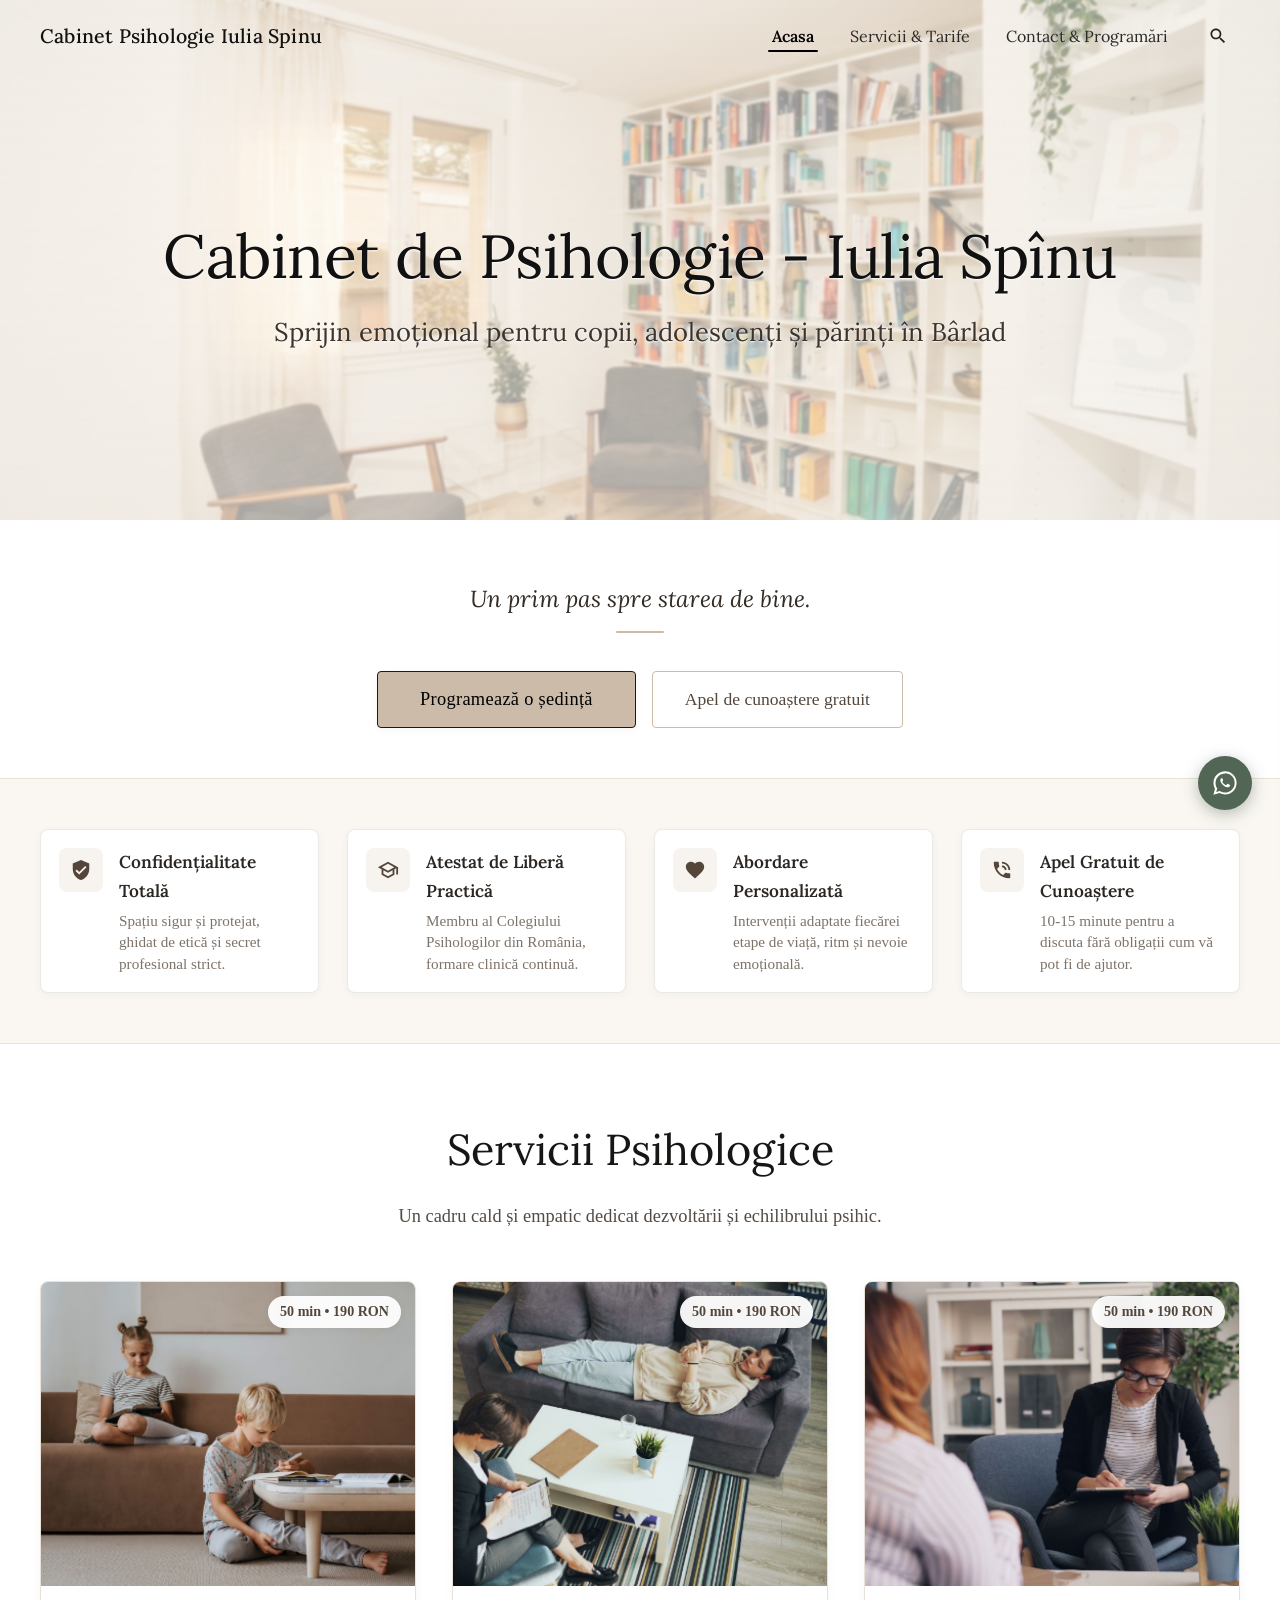
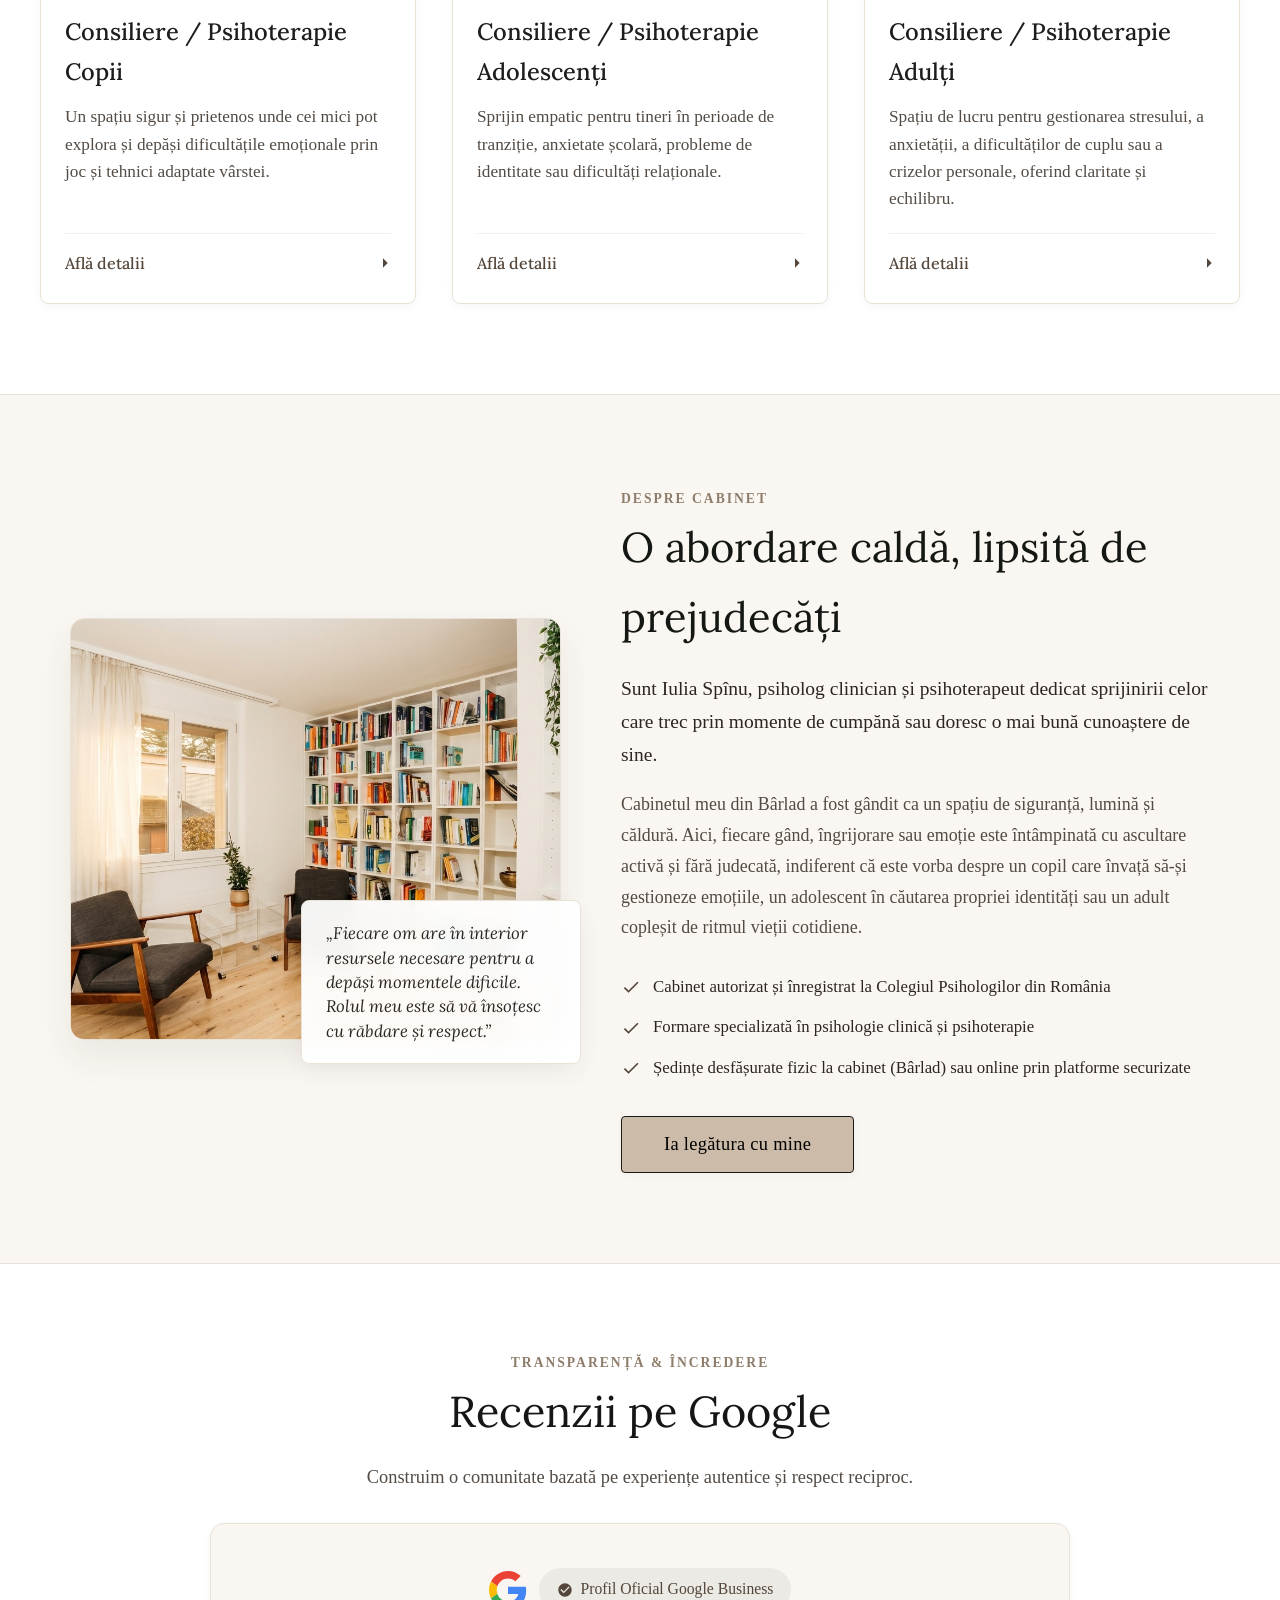
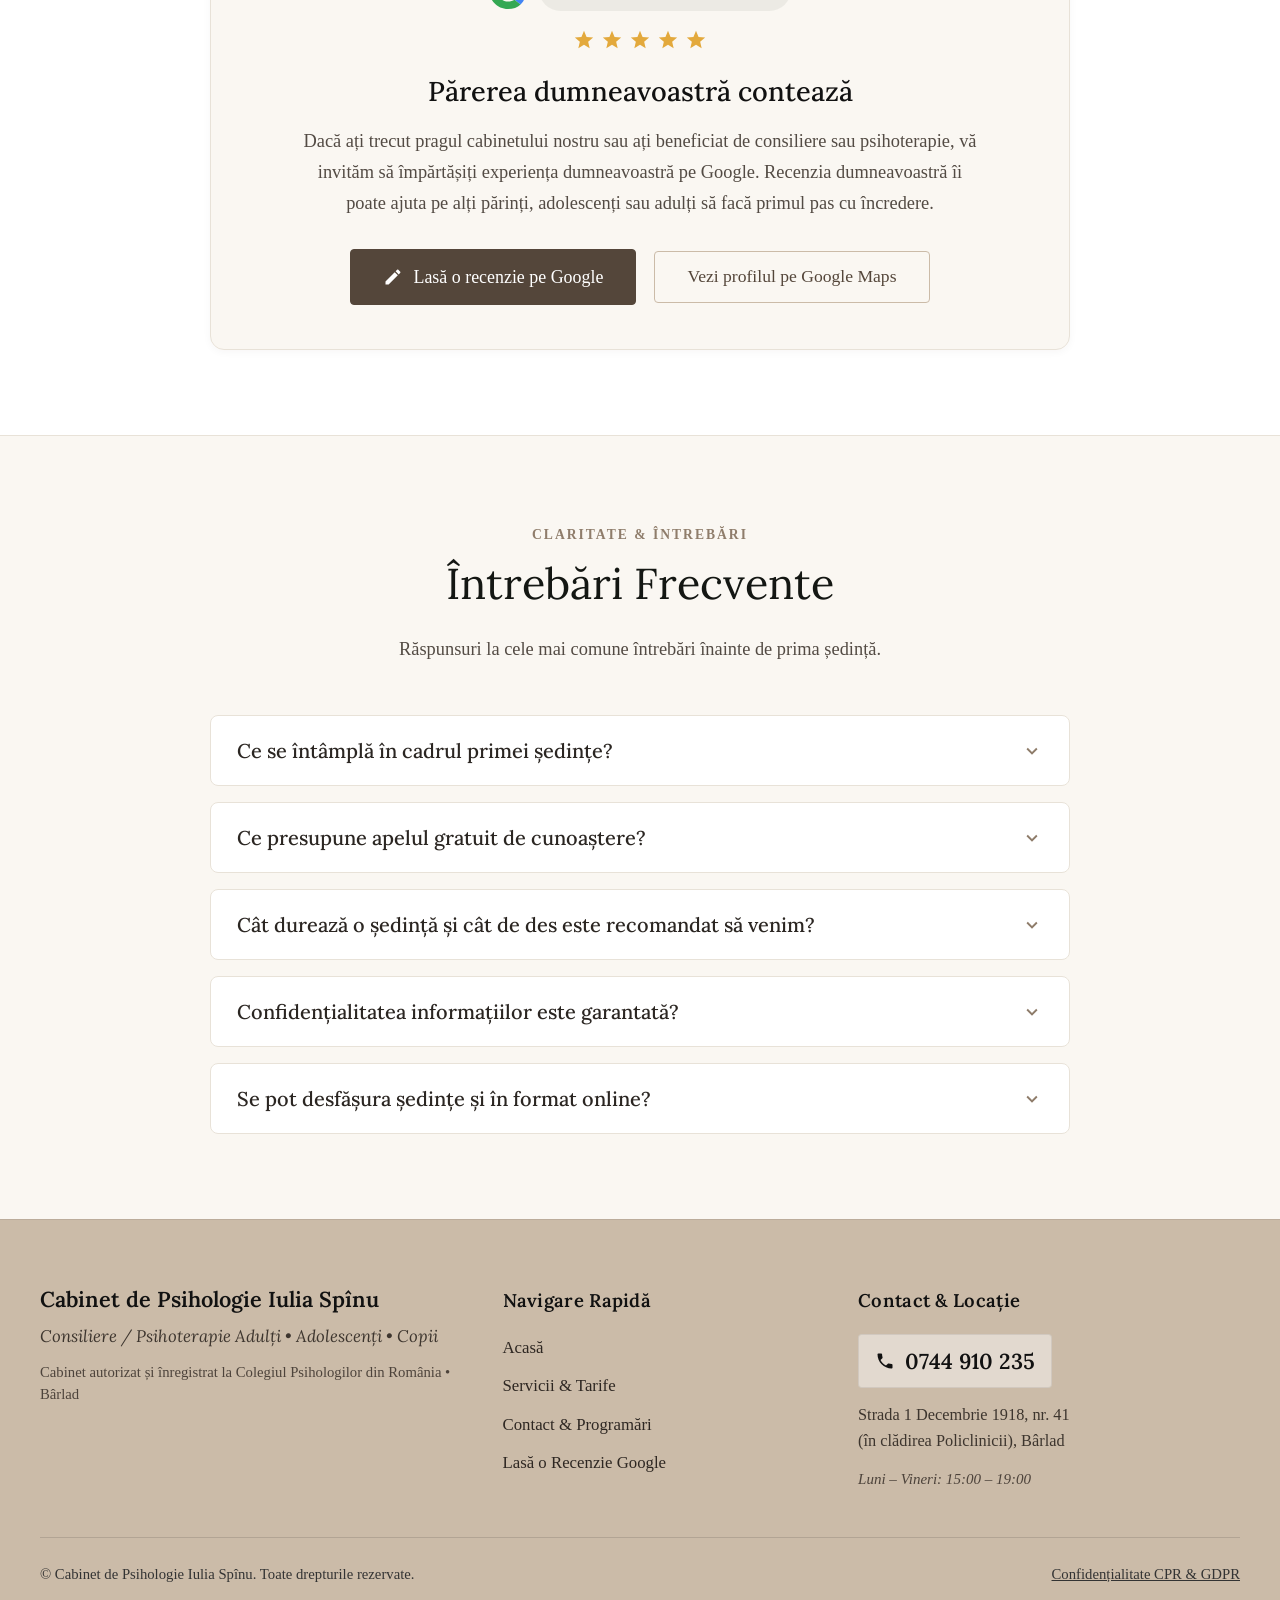
<file: index.html>
<!DOCTYPE html>
<html lang="ro">
<head>
  <meta charset="UTF-8">
  <meta name="viewport" content="width=device-width, initial-scale=1.0, viewport-fit=cover">
  <meta http-equiv="X-Content-Type-Options" content="nosniff">
  <meta name="referrer" content="strict-origin-when-cross-origin">
  <meta name="theme-color" content="#9ca196">
  <title>Cabinet Psihologie Iulia Spinu | Bârlad</title>
  <meta name="description" content="Cabinet de Psihologie și Psihoterapie Iulia Spînu în Bârlad. Psihoterapie și consiliere pentru adulți, adolescenți și copii. Un prim pas spre starea de bine.">
  <meta property="og:title" content="Cabinet Psihologie Iulia Spinu">
  <meta property="og:description" content="Un prim pas spre starea de bine. Sprijin emoțional pentru copii, adolescenți și părinți în Bârlad.">
  <meta property="og:type" content="website">
  <link rel="stylesheet" href="css/styles.css?v=1.2">
  <link rel="icon" type="image/jpeg" href="images/simple-header-blended.jpg">
</head>
<body>

  <!-- Navigation Bar -->
  <header class="site-header" role="banner">
    <div class="nav-container">
      <div class="brand-wrapper">
        <a href="index.html" class="brand-title">Cabinet Psihologie Iulia Spinu</a>
      </div>
      
      <div class="nav-actions">
        <nav aria-label="Navigare principală">
          <ul class="nav-links">
            <li><a href="index.html" class="nav-link active" aria-current="page">Acasa</a></li>
            <li><a href="servicii.html" class="nav-link">Servicii & Tarife</a></li>
            <li><a href="contact.html" class="nav-link">Contact & Programări</a></li>
          </ul>
        </nav>

        <button class="search-btn" aria-label="Caută pe site">
          <svg viewBox="0 0 24 24" aria-hidden="true">
            <path d="M15.5 14h-.79l-.28-.27C15.41 12.59 16 11.11 16 9.5 16 5.91 13.09 3 9.5 3S3 5.91 3 9.5 5.91 16 9.5 16c1.61 0 3.09-.59 4.23-1.57l.27.28v.79l5 4.99L20.49 19l-4.99-5zm-6 0C7.01 14 5 11.99 5 9.5S7.01 5 9.5 5 14 7.01 14 9.5 11.99 14 9.5 14z"/>
          </svg>
        </button>

        <button class="mobile-menu-toggle" aria-label="Deschide meniul de navigare" aria-expanded="false">
          <svg viewBox="0 0 24 24" aria-hidden="true">
            <path d="M3 18h18v-2H3v2zm0-5h18v-2H3v2zm0-7v2h18V6H3z"/>
          </svg>
        </button>
      </div>
    </div>
  </header>

  <!-- Mobile Drawer -->
  <div class="mobile-drawer-overlay" aria-hidden="true"></div>
  <aside class="mobile-nav-drawer" aria-label="Meniu mobil">
    <button class="drawer-close-btn" aria-label="Închide meniul">&times;</button>
    <ul class="mobile-drawer-links" style="display:flex !important; flex-direction:column !important; gap:16px !important; list-style:none !important; padding:0 !important; margin:0 !important;">
      <li><a href="index.html" class="mobile-drawer-link active" aria-current="page" style="display:flex !important; font-size:1.3rem !important; color:#222 !important; text-decoration:none !important; font-family:var(--font-heading, Georgia, serif) !important; padding:8px 0 !important; border-bottom:1px solid rgba(0,0,0,0.06) !important;">Acasa</a></li>
      <li><a href="servicii.html" class="mobile-drawer-link" style="display:flex !important; font-size:1.3rem !important; color:#222 !important; text-decoration:none !important; font-family:var(--font-heading, Georgia, serif) !important; padding:8px 0 !important; border-bottom:1px solid rgba(0,0,0,0.06) !important;">Servicii & Tarife</a></li>
      <li><a href="contact.html" class="mobile-drawer-link" style="display:flex !important; font-size:1.3rem !important; color:#222 !important; text-decoration:none !important; font-family:var(--font-heading, Georgia, serif) !important; padding:8px 0 !important; border-bottom:1px solid rgba(0,0,0,0.06) !important;">Contact & Programări</a></li>
    </ul>
  </aside>

  <!-- Search Modal -->
  <div class="search-modal" role="dialog" aria-modal="true" aria-labelledby="search-modal-title">
    <div class="search-dialog">
      <button class="search-close-btn" aria-label="Închide căutarea">&times;</button>
      <h3 id="search-modal-title">Căutare pe site</h3>
      <div class="search-input-wrapper">
        <input type="text" id="site-search-input" placeholder="Introduceți un cuvânt cheie (ex: copii, preț, program)..." autocomplete="off">
      </div>
      <ul class="search-results" aria-live="polite"></ul>
    </div>
  </div>

  <main>
    <!-- Hero Banner -->
    <section class="hero-banner">
      <div class="hero-overlay"></div>
      <div class="hero-content reveal">
        <h1 class="hero-title">Cabinet de Psihologie - Iulia Spînu</h1>
        <h2 class="hero-subtitle">Sprijin emoțional pentru copii, adolescenți și părinți în Bârlad</h2>
      </div>
    </section>

    <!-- Intro & CTA Section -->
    <section class="intro-cta-section">
      <div class="reveal">
        <p class="intro-tagline">Un prim pas spre starea de bine.</p>
        <div style="display:flex; justify-content:center; gap:16px; flex-wrap:wrap; margin-top:10px;">
          <a href="contact.html" class="btn-primary">
            Programează o ședință
          </a>
          <a href="tel:0744910235" class="btn-secondary">
            Apel de cunoaștere gratuit
          </a>
        </div>
      </div>
    </section>

    <!-- Piloni de Încredere -->
    <section class="trust-pillars-section">
      <div class="pillars-grid">
        <div class="pillar-item reveal stagger-1">
          <div class="pillar-icon-box">
            <svg viewBox="0 0 24 24"><path d="M12 1L3 5v6c0 5.55 3.84 10.74 9 12 5.16-1.26 9-6.45 9-12V5l-9-4zm-2 16l-4-4 1.41-1.41L10 14.17l6.59-6.59L18 9l-8 8z"/></svg>
          </div>
          <div class="pillar-text">
            <h3>Confidențialitate Totală</h3>
            <p>Spațiu sigur și protejat, ghidat de etică și secret profesional strict.</p>
          </div>
        </div>

        <div class="pillar-item reveal stagger-2">
          <div class="pillar-icon-box">
            <svg viewBox="0 0 24 24"><path d="M12 3L1 9l4 2.18v6L12 21l7-3.82v-6l2-1.09V17h2V9L12 3zm6.82 6L12 12.72 5.18 9 12 5.28 18.82 9zM17 15.99l-5 2.73-5-2.73v-3.72L12 15l5-2.73v3.72z"/></svg>
          </div>
          <div class="pillar-text">
            <h3>Atestat de Liberă Practică</h3>
            <p>Membru al Colegiului Psihologilor din România, formare clinică continuă.</p>
          </div>
        </div>

        <div class="pillar-item reveal stagger-3">
          <div class="pillar-icon-box">
            <svg viewBox="0 0 24 24"><path d="M12 21.35l-1.45-1.32C5.4 15.36 2 12.28 2 8.5 2 5.42 4.42 3 7.5 3c1.74 0 3.41.81 4.5 2.09C13.09 3.81 14.76 3 16.5 3 19.58 3 22 5.42 22 8.5c0 3.78-3.4 6.86-8.55 11.54L12 21.35z"/></svg>
          </div>
          <div class="pillar-text">
            <h3>Abordare Personalizată</h3>
            <p>Intervenții adaptate fiecărei etape de viață, ritm și nevoie emoțională.</p>
          </div>
        </div>

        <div class="pillar-item reveal stagger-4">
          <div class="pillar-icon-box">
            <svg viewBox="0 0 24 24"><path d="M20 15.5c-1.25 0-2.45-.2-3.57-.57-.35-.11-.74-.03-1.02.24l-2.2 2.2c-2.83-1.44-5.15-3.75-6.59-6.58l2.2-2.21c.28-.27.36-.66.25-1.01C8.7 6.45 8.5 5.25 8.5 4c0-.55-.45-1-1-1H4c-.55 0-1 .45-1 1 0 9.39 7.61 17 17 17 .55 0 1-.45 1-1v-3.5c0-.55-.45-1-1-1zM19 12h2c0-4.97-4.03-9-9-9v2c3.87 0 7 3.13 7 7zm-4 0h2c0-2.76-2.24-5-5-5v2c1.66 0 3 1.34 3 3z"/></svg>
          </div>
          <div class="pillar-text">
            <h3>Apel Gratuit de Cunoaștere</h3>
            <p>10-15 minute pentru a discuta fără obligații cum vă pot fi de ajutor.</p>
          </div>
        </div>
      </div>
    </section>

    <!-- Services Overview Cards -->
    <section class="services-overview">
      <div class="section-intro-header reveal">
        <h2 class="section-heading-main">Servicii Psihologice</h2>
        <p class="section-subtext">Un cadru cald și empatic dedicat dezvoltării și echilibrului psihic.</p>
      </div>

      <div class="cards-container">
        <!-- Card 1 -->
        <a href="servicii.html#copii" class="service-card reveal stagger-1">
          <div class="card-img-wrapper">
            <span class="card-badge">50 min • 190 RON</span>
            <img src="images/consiliere-copii.png" alt="Consiliere / Psihoterapie Copii - Cabinet Iulia Spînu" width="365" height="323" loading="lazy">
          </div>
          <div class="card-body">
            <h3 class="card-title">Consiliere / Psihoterapie Copii</h3>
            <p class="card-description">
              Un spațiu sigur și prietenos unde cei mici pot explora și depăși dificultățile emoționale prin joc și tehnici adaptate vârstei.
            </p>
            <div class="card-footer-action">
              <span>Află detalii</span>
              <svg viewBox="0 0 24 24"><path d="M5 12h14M12 5l7 7-7 7"/></svg>
            </div>
          </div>
        </a>

        <!-- Card 2 -->
        <a href="servicii.html#adolescenti" class="service-card reveal stagger-2">
          <div class="card-img-wrapper">
            <span class="card-badge">50 min • 190 RON</span>
            <img src="images/consiliere-adolescenti.png" alt="Consiliere / Psihoterapie Adolescenți - Cabinet Iulia Spînu" width="366" height="322" loading="lazy">
          </div>
          <div class="card-body">
            <h3 class="card-title">Consiliere / Psihoterapie Adolescenți</h3>
            <p class="card-description">
              Sprijin empatic pentru tineri în perioade de tranziție, anxietate școlară, probleme de identitate sau dificultăți relaționale.
            </p>
            <div class="card-footer-action">
              <span>Află detalii</span>
              <svg viewBox="0 0 24 24"><path d="M5 12h14M12 5l7 7-7 7"/></svg>
            </div>
          </div>
        </a>

        <!-- Card 3 -->
        <a href="servicii.html#adulti" class="service-card reveal stagger-3">
          <div class="card-img-wrapper">
            <span class="card-badge">50 min • 190 RON</span>
            <img src="images/consiliere-adulti.png" alt="Consiliere / Psihoterapie Adulți - Cabinet Iulia Spînu" width="365" height="321" loading="lazy">
          </div>
          <div class="card-body">
            <h3 class="card-title">Consiliere / Psihoterapie Adulți</h3>
            <p class="card-description">
              Spațiu de lucru pentru gestionarea stresului, a anxietății, a dificultăților de cuplu sau a crizelor personale, oferind claritate și echilibru.
            </p>
            <div class="card-footer-action">
              <span>Află detalii</span>
              <svg viewBox="0 0 24 24"><path d="M5 12h14M12 5l7 7-7 7"/></svg>
            </div>
          </div>
        </a>
      </div>
    </section>

    <!-- Despre Terapeut Section -->
    <section class="about-therapist-section" id="despre">
      <div class="about-container">
        <div class="about-visual reveal">
          <div class="about-image-card">
            <img src="images/hero-bg.jpg" alt="Cabinet Psihologie Iulia Spînu Bârlad" style="height:420px; width:100%; object-fit:cover;">
          </div>
          <div class="about-quote-card">
            <p>„Fiecare om are în interior resursele necesare pentru a depăși momentele dificile. Rolul meu este să vă însoțesc cu răbdare și respect.”</p>
          </div>
        </div>

        <div class="about-content reveal stagger-2">
          <span class="section-label">Despre Cabinet</span>
          <h2>O abordare caldă, lipsită de prejudecăți</h2>
          <p class="about-lead">
            Sunt Iulia Spînu, psiholog clinician și psihoterapeut dedicat sprijinirii celor care trec prin momente de cumpănă sau doresc o mai bună cunoaștere de sine.
          </p>
          <p class="about-text">
            Cabinetul meu din Bârlad a fost gândit ca un spațiu de siguranță, lumină și căldură. Aici, fiecare gând, îngrijorare sau emoție este întâmpinată cu ascultare activă și fără judecată, indiferent că este vorba despre un copil care învață să-și gestioneze emoțiile, un adolescent în căutarea propriei identități sau un adult copleșit de ritmul vieții cotidiene.
          </p>
          
          <div class="about-credentials">
            <div class="credential-item">
              <svg viewBox="0 0 24 24"><path d="M9 16.17L4.83 12l-1.42 1.41L9 19 21 7l-1.41-1.41z"/></svg>
              <span>Cabinet autorizat și înregistrat la Colegiul Psihologilor din România</span>
            </div>
            <div class="credential-item">
              <svg viewBox="0 0 24 24"><path d="M9 16.17L4.83 12l-1.42 1.41L9 19 21 7l-1.41-1.41z"/></svg>
              <span>Formare specializată în psihologie clinică și psihoterapie</span>
            </div>
            <div class="credential-item">
              <svg viewBox="0 0 24 24"><path d="M9 16.17L4.83 12l-1.42 1.41L9 19 21 7l-1.41-1.41z"/></svg>
              <span>Ședințe desfășurate fizic la cabinet (Bârlad) sau online prin platforme securizate</span>
            </div>
          </div>

          <a href="contact.html" class="btn-primary">Ia legătura cu mine</a>
        </div>
      </div>
    </section>

    <!-- Secțiune Oficială Google Business & Recenzii Autentice -->
    <section class="google-reviews-section">
      <div class="google-reviews-container reveal">
        <div class="section-intro-header" style="margin-bottom:30px;">
          <span class="section-label">Transparență & Încredere</span>
          <h2 class="section-heading-main">Recenzii pe Google</h2>
          <p class="section-subtext">Construim o comunitate bazată pe experiențe autentice și respect reciproc.</p>
        </div>

        <div class="google-card-wrapper">
          <div class="google-logo-badge">
            <svg viewBox="0 0 48 48">
              <path fill="#EA4335" d="M24 9.5c3.54 0 6.71 1.22 9.21 3.6l6.85-6.85C35.9 2.38 30.47 0 24 0 14.62 0 6.51 5.38 2.56 13.22l7.98 6.19C12.43 13.72 17.74 9.5 24 9.5z"/>
              <path fill="#4285F4" d="M46.98 24.55c0-1.57-.15-3.09-.38-4.55H24v9.02h12.94c-.58 2.96-2.26 5.48-4.78 7.18l7.73 6c4.51-4.18 7.09-10.36 7.09-17.65z"/>
              <path fill="#FBBC05" d="M10.53 28.59c-.48-1.45-.76-2.99-.76-4.59s.27-3.14.76-4.59l-7.98-6.19C.92 16.46 0 20.12 0 24c0 3.88.92 7.54 2.56 10.78l7.97-6.19z"/>
              <path fill="#34A853" d="M24 48c6.48 0 11.93-2.13 15.89-5.81l-7.73-6c-2.15 1.45-4.92 2.3-8.16 2.3-6.26 0-11.57-4.22-13.47-9.91l-7.98 6.19C6.51 42.62 14.62 48 24 48z"/>
            </svg>
            <span class="badge-google-verified">
              <svg viewBox="0 0 24 24"><path d="M12 2C6.48 2 2 6.48 2 12s4.48 10 10 10 10-4.48 10-10S17.52 2 12 2zm-2 15l-5-5 1.41-1.41L10 14.17l7.59-7.59L19 8l-9 9z"/></svg>
              Profil Oficial Google Business
            </span>
          </div>

          <div class="google-stars-display" aria-label="Evaluare Google">
            <svg viewBox="0 0 24 24"><path d="M12 17.27L18.18 21l-1.64-7.03L22 9.24l-7.19-.61L12 2 9.19 8.63 2 9.24l5.46 4.73L5.82 21z"/></svg>
            <svg viewBox="0 0 24 24"><path d="M12 17.27L18.18 21l-1.64-7.03L22 9.24l-7.19-.61L12 2 9.19 8.63 2 9.24l5.46 4.73L5.82 21z"/></svg>
            <svg viewBox="0 0 24 24"><path d="M12 17.27L18.18 21l-1.64-7.03L22 9.24l-7.19-.61L12 2 9.19 8.63 2 9.24l5.46 4.73L5.82 21z"/></svg>
            <svg viewBox="0 0 24 24"><path d="M12 17.27L18.18 21l-1.64-7.03L22 9.24l-7.19-.61L12 2 9.19 8.63 2 9.24l5.46 4.73L5.82 21z"/></svg>
            <svg viewBox="0 0 24 24"><path d="M12 17.27L18.18 21l-1.64-7.03L22 9.24l-7.19-.61L12 2 9.19 8.63 2 9.24l5.46 4.73L5.82 21z"/></svg>
          </div>

          <h3 class="google-profile-title">Părerea dumneavoastră contează</h3>
          <p class="google-profile-description">
            Dacă ați trecut pragul cabinetului nostru sau ați beneficiat de consiliere sau psihoterapie, vă invităm să împărtășiți experiența dumneavoastră pe Google. Recenzia dumneavoastră îi poate ajuta pe alți părinți, adolescenți sau adulți să facă primul pas cu încredere.
          </p>

          <div class="google-actions-row">
            <a href="https://g.page/r/CTEVs4ZDKVDIEBM/review" target="_blank" rel="noopener noreferrer" class="btn-google-review">
              <svg viewBox="0 0 24 24"><path d="M3 17.25V21h3.75L17.81 9.94l-3.75-3.75L3 17.25zM20.71 7.04c.39-.39.39-1.02 0-1.41l-2.34-2.34c-.39-.39-1.02-.39-1.41 0l-1.83 1.83 3.75 3.75 1.83-1.83z"/></svg>
              Lasă o recenzie pe Google
            </a>
            <a href="https://share.google/9X2bNmHL69RgVJWZQ" target="_blank" rel="noopener noreferrer" class="btn-secondary">
              Vezi profilul pe Google Maps
            </a>
          </div>
        </div>
      </div>
    </section>

    <!-- Întrebări Frecvente (FAQ) -->
    <section class="faq-section">
      <div class="faq-container">
        <div class="section-intro-header reveal">
          <span class="section-label">Claritate & Întrebări</span>
          <h2 class="section-heading-main">Întrebări Frecvente</h2>
          <p class="section-subtext">Răspunsuri la cele mai comune întrebări înainte de prima ședință.</p>
        </div>

        <div class="faq-accordion reveal stagger-1">
          <!-- Item 1 -->
          <div class="faq-item">
            <button class="faq-trigger" aria-expanded="false">
              <span>Ce se întâmplă în cadrul primei ședințe?</span>
              <svg class="faq-icon" viewBox="0 0 24 24"><path d="M16.59 8.59L12 13.17 7.41 8.59 6 10l6 6 6-6z"/></svg>
            </button>
            <div class="faq-content">
              <div class="faq-body">
                Prima ședință este una de cunoaștere reciprocă și evaluare inițială. Vom discuta despre motivele pentru care ați venit, provocările cu care vă confruntați și ce obiective vă doriți să atingeți. Nu există presiune de a povesti lucruri pentru care nu vă simțiți încă pregătit(ă).
              </div>
            </div>
          </div>

          <!-- Item 2 -->
          <div class="faq-item">
            <button class="faq-trigger" aria-expanded="false">
              <span>Ce presupune apelul gratuit de cunoaștere?</span>
              <svg class="faq-icon" viewBox="0 0 24 24"><path d="M16.59 8.59L12 13.17 7.41 8.59 6 10l6 6 6-6z"/></svg>
            </button>
            <div class="faq-content">
              <div class="faq-body">
                Este o discuție telefonică scurtă (10-15 minute), fără niciun cost sau obligație, în care îmi puteți expune pe scurt situația dumneavoastră și puteți afla dacă tipul meu de intervenție este potrivit pentru ceea ce căutați.
              </div>
            </div>
          </div>

          <!-- Item 3 -->
          <div class="faq-item">
            <button class="faq-trigger" aria-expanded="false">
              <span>Cât durează o ședință și cât de des este recomandat să venim?</span>
              <svg class="faq-icon" viewBox="0 0 24 24"><path d="M16.59 8.59L12 13.17 7.41 8.59 6 10l6 6 6-6z"/></svg>
            </button>
            <div class="faq-content">
              <div class="faq-body">
                Fiecare ședință are o durată standard de 50 de minute. Frecvența recomandată în faza inițială este de obicei de o ședință pe săptămână, urmând ca pe parcurs să fie stabilită de comun acord în funcție de evoluție.
              </div>
            </div>
          </div>

          <!-- Item 4 -->
          <div class="faq-item">
            <button class="faq-trigger" aria-expanded="false">
              <span>Confidențialitatea informațiilor este garantată?</span>
              <svg class="faq-icon" viewBox="0 0 24 24"><path d="M16.59 8.59L12 13.17 7.41 8.59 6 10l6 6 6-6z"/></svg>
            </button>
            <div class="faq-content">
              <div class="faq-body">
                Categoric da. Toate informațiile împărtășite în cabinet sunt strict confidențiale, fiind protejate de Codul Deontologic al Psihologilor din România și de legislația în vigoare.
              </div>
            </div>
          </div>

          <!-- Item 5 -->
          <div class="faq-item">
            <button class="faq-trigger" aria-expanded="false">
              <span>Se pot desfășura ședințe și în format online?</span>
              <svg class="faq-icon" viewBox="0 0 24 24"><path d="M16.59 8.59L12 13.17 7.41 8.59 6 10l6 6 6-6z"/></svg>
            </button>
            <div class="faq-content">
              <div class="faq-body">
                Da, pentru adolescenți și adulți oferim posibilitatea ședințelor online prin platforme securizate (Google Meet / Zoom), oferind aceeași eficiență și atenție terapeutică.
              </div>
            </div>
          </div>
        </div>
      </div>
    </section>
  </main>

  <!-- Butoane Plutitoare (WhatsApp Calmat & Back to Top) -->
  <div class="floating-actions-container" aria-label="Acțiuni rapide">
    <a href="https://wa.me/40744910235?text=Bun%C4%83%20ziua!%20A%C8%99%20dori%20informa%C8%9Bii%20despre%20o%20programare." target="_blank" rel="noopener noreferrer" class="btn-float-whatsapp" aria-label="Trimite mesaj pe WhatsApp la 0744 910 235">
      <svg viewBox="0 0 24 24">
        <path d="M12.04 2c-5.46 0-9.91 4.45-9.91 9.91 0 1.75.46 3.45 1.32 4.95L2.05 22l5.25-1.38c1.45.79 3.08 1.21 4.74 1.21 5.46 0 9.91-4.45 9.91-9.91 0-2.65-1.03-5.14-2.9-7.01A9.816 9.816 0 0 0 12.04 2m.01 1.67c2.2 0 4.26.86 5.82 2.41 1.56 1.56 2.41 3.63 2.41 5.83s-.85 4.27-2.41 5.83c-1.56 1.55-3.62 2.41-5.82 2.41-1.46 0-2.89-.38-4.14-1.11l-.3-.18-3.12.82.83-3.04-.2-.31c-.8-1.28-1.23-2.77-1.23-4.32 0-2.2 0.86-4.27 2.41-5.83 1.56-1.55 3.63-2.41 5.75-2.41m-2.82 4.14c-.16 0-.35.06-.53.27-.19.2-.72.7-.72 1.71 0 1.01.74 1.99.84 2.13.1.13 1.43 2.29 3.53 3.12 1.74.69 2.09.55 2.47.51.38-.03 1.22-.5 1.4-.98.17-.48.17-.89.12-.98-.05-.09-.2-.14-.42-.25-.22-.11-1.3-.64-1.5-.72-.2-.07-.35-.11-.5.11-.15.22-.58.72-.71.87-.13.15-.26.17-.48.06-.22-.11-.93-.34-1.77-1.09-.65-.58-1.09-1.3-1.22-1.52-.13-.22-.01-.34.1-.45.1-.1.22-.26.33-.39.11-.13.15-.22.22-.37.07-.15.04-.28-.02-.39-.06-.11-.5-1.21-.69-1.65-.18-.44-.37-.38-.5-.38z"/>
      </svg>
    </a>

    <button class="btn-back-to-top" aria-label="Înapoi sus">
      <svg viewBox="0 0 24 24"><path d="M7.41 15.41L12 10.83l4.59 4.58L18 14l-6-6-6 6z"/></svg>
    </button>
  </div>

  <!-- Footer -->
  <footer class="site-footer" role="contentinfo">
    <div class="footer-container">
      <div class="footer-grid">

        <!-- Coloana 1: Identitate Cabinet -->
        <div class="footer-col footer-col-brand">
          <h3 class="footer-brand-title">Cabinet de Psihologie Iulia Spînu</h3>
          <p class="footer-brand-sub">Consiliere / Psihoterapie Adulți • Adolescenți • Copii</p>
          <p class="footer-credential">Cabinet autorizat și înregistrat la Colegiul Psihologilor din România • Bârlad</p>
        </div>

        <!-- Coloana 2: Navigare Rapidă -->
        <div class="footer-col footer-col-links">
          <h4 class="footer-col-heading">Navigare Rapidă</h4>
          <ul class="footer-nav-list">
            <li><a href="index.html" class="footer-nav-link">Acasă</a></li>
            <li><a href="servicii.html" class="footer-nav-link">Servicii & Tarife</a></li>
            <li><a href="contact.html" class="footer-nav-link">Contact & Programări</a></li>
            <li><a href="https://g.page/r/CTEVs4ZDKVDIEBM/review" target="_blank" rel="noopener noreferrer" class="footer-nav-link">Lasă o Recenzie Google</a></li>
          </ul>
        </div>

        <!-- Coloana 3: Contact & Locație Aliniat Corect -->
        <div class="footer-col footer-col-contact">
          <h4 class="footer-col-heading">Contact & Locație</h4>
          <div class="footer-contact-details">
            <a href="tel:0744910235" class="footer-phone-highlight" aria-label="Apelează numărul 0744 910 235">
              <svg viewBox="0 0 24 24"><path d="M6.62 10.79c1.44 2.83 3.76 5.14 6.59 6.59l2.2-2.2c.27-.27.67-.36 1.02-.24 1.12.37 2.33.57 3.57.57.55 0 1 .45 1 1V20c0 .55-.45 1-1 1-9.39 0-17-7.61-17-17 0-.55.45-1 1-1h3.5c.55 0 1 .45 1 1 0 1.25.2 2.45.57 3.57.11.35.03.74-.25 1.02l-2.2 2.2z"/></svg>
              <span>0744 910 235</span>
            </a>
            <p class="footer-address">
              Strada 1 Decembrie 1918, nr. 41<br>
              (în clădirea Policlinicii), Bârlad
            </p>
            <p class="footer-hours">Luni – Vineri: 15:00 – 19:00</p>
          </div>
        </div>

      </div>

      <div class="footer-bottom-bar">
        <span>&copy; Cabinet de Psihologie Iulia Spînu. Toate drepturile rezervate.</span>
        <span><a href="confidentialitate.html" style="color:inherit; text-decoration:underline;">Confidențialitate CPR & GDPR</a></span>
      </div>
    </div>
  </footer>

  <script src="js/main.js?v=1.2" defer></script>
</body>
</html>
</file>
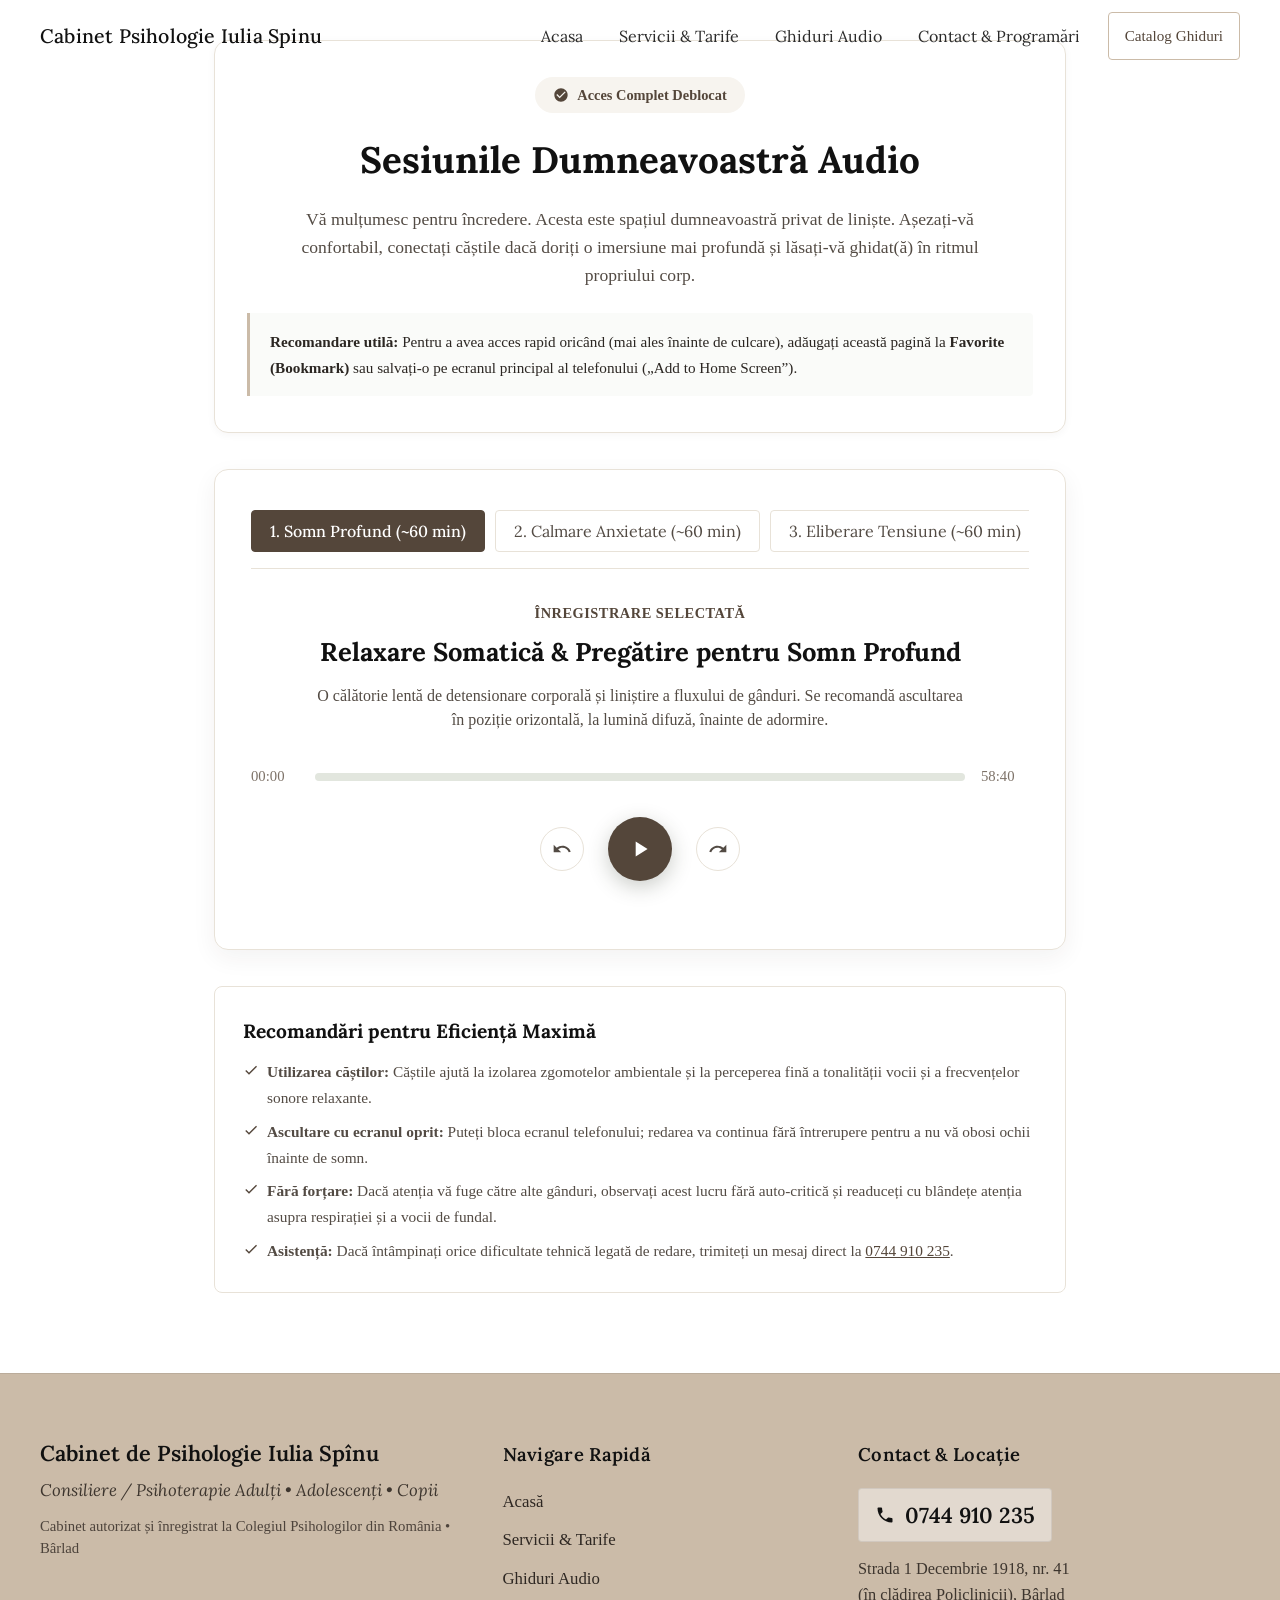
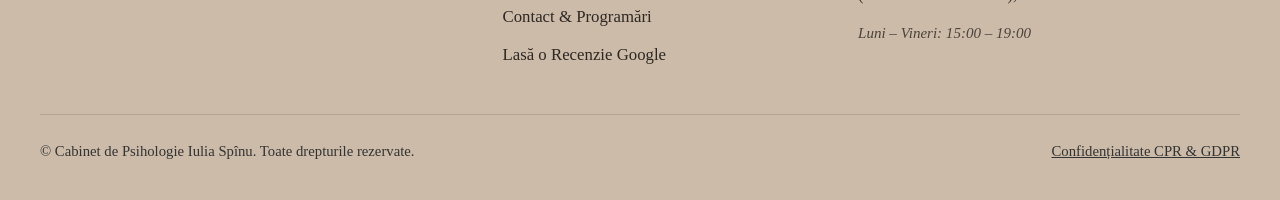
<file: asculta.html>
<!DOCTYPE html>
<html lang="ro">
<head>
  <meta charset="UTF-8">
  <meta name="viewport" content="width=device-width, initial-scale=1.0, viewport-fit=cover">
  <meta http-equiv="X-Content-Type-Options" content="nosniff">
  <meta name="referrer" content="strict-origin-when-cross-origin">
  <meta name="theme-color" content="#9ca196">
  <title>Player Privat Ghiduri Audio | Cabinet Psihologie Iulia Spinu</title>
  <meta name="robots" content="noindex, nofollow">
  <link rel="stylesheet" href="css/styles.css?v=1.2">
  <link rel="icon" type="image/jpeg" href="images/simple-header-blended.jpg">
  <style>
    .player-private-page {
      max-width: 900px;
      margin: 40px auto 80px;
      padding: 0 24px;
    }
    .private-welcome-card {
      background: #ffffff;
      border: 1px solid var(--color-border);
      border-radius: var(--radius-lg);
      padding: 36px 32px;
      margin-bottom: 36px;
      box-shadow: var(--shadow-sm);
      text-align: center;
    }
    .private-badge-active {
      display: inline-flex;
      align-items: center;
      gap: 8px;
      background-color: var(--color-sage-light);
      color: var(--color-sage-deep);
      padding: 6px 18px;
      border-radius: var(--radius-full);
      font-size: 0.9rem;
      font-weight: 600;
      margin-bottom: 16px;
    }
    .private-badge-active svg {
      width: 16px;
      height: 16px;
      fill: currentColor;
    }
    .private-welcome-card h1 {
      font-family: var(--font-heading);
      font-size: clamp(1.8rem, 2.5vw + 1rem, 2.3rem);
      color: #111;
      margin-bottom: 14px;
    }
    .private-welcome-card p {
      font-size: 1.1rem;
      color: var(--color-text-soft);
      line-height: 1.6;
      max-width: 720px;
      margin: 0 auto;
    }
    .tip-box-bookmark {
      background: #fafbf9;
      border-left: 3px solid var(--color-sage);
      padding: 16px 20px;
      border-radius: 0 var(--radius-sm) var(--radius-sm) 0;
      margin-top: 24px;
      text-align: left;
      font-size: 0.95rem;
      color: var(--color-text-main);
    }

    /* Player Central */
    .master-player-card {
      background: #ffffff;
      border: 1px solid var(--color-border);
      border-radius: var(--radius-lg);
      padding: 40px 36px;
      box-shadow: var(--shadow-md);
      margin-bottom: 36px;
    }
    .track-selector-tabs {
      display: flex;
      gap: 10px;
      border-bottom: 1px solid var(--color-border);
      padding-bottom: 16px;
      margin-bottom: 32px;
      overflow-x: auto;
    }
    .track-tab-btn {
      background: none;
      border: 1px solid var(--color-border);
      border-radius: var(--radius-sm);
      padding: 10px 18px;
      font-family: var(--font-heading);
      font-size: 1rem;
      color: var(--color-text-soft);
      cursor: pointer;
      white-space: nowrap;
      transition: all 0.2s;
    }
    .track-tab-btn:hover {
      background-color: var(--color-sage-light);
      border-color: var(--color-sage);
    }
    .track-tab-btn.active {
      background-color: var(--color-sage-deep);
      color: #ffffff;
      border-color: var(--color-sage-deep);
      font-weight: 500;
    }
    .current-track-info {
      text-align: center;
      margin-bottom: 32px;
    }
    .current-track-label {
      font-size: 0.9rem;
      color: var(--color-sage-deep);
      text-transform: uppercase;
      letter-spacing: 0.5px;
      margin-bottom: 6px;
      font-weight: 600;
    }
    .current-track-name {
      font-family: var(--font-heading);
      font-size: 1.6rem;
      color: #111;
      margin-bottom: 10px;
    }
    .current-track-guidance {
      font-size: 1rem;
      color: var(--color-text-soft);
      max-width: 650px;
      margin: 0 auto;
      line-height: 1.5;
    }

    /* Master Player Controls */
    .master-controls-cluster {
      display: flex;
      align-items: center;
      justify-content: center;
      gap: 24px;
      margin: 28px 0;
    }
    .btn-skip-sec {
      background: none;
      border: 1px solid var(--color-border);
      width: 44px;
      height: 44px;
      border-radius: 50%;
      display: flex;
      align-items: center;
      justify-content: center;
      cursor: pointer;
      color: var(--color-text-soft);
      transition: all 0.2s;
    }
    .btn-skip-sec:hover {
      border-color: var(--color-sage-dark);
      color: #111;
      background-color: var(--color-sage-light);
    }
    .btn-master-play {
      width: 64px;
      height: 64px;
      border-radius: 50%;
      background-color: var(--color-sage-deep);
      color: #ffffff;
      border: none;
      cursor: pointer;
      display: flex;
      align-items: center;
      justify-content: center;
      box-shadow: 0 6px 20px rgba(50, 60, 45, 0.25);
      transition: transform 0.2s, background-color 0.2s;
    }
    .btn-master-play:hover {
      background-color: #343a30;
      transform: scale(1.06);
    }
    .btn-master-play svg {
      width: 26px;
      height: 26px;
      fill: #ffffff;
    }
    .btn-master-play .pause-icon {
      display: none;
    }
    .btn-master-play.playing .play-icon {
      display: none;
    }
    .btn-master-play.playing .pause-icon {
      display: block;
    }

    .master-timeline-row {
      display: flex;
      align-items: center;
      gap: 16px;
      margin-top: 16px;
    }
    .master-time-txt {
      font-size: 0.92rem;
      color: var(--color-text-muted);
      font-variant-numeric: tabular-nums;
      min-width: 48px;
    }
    .master-progress-bar-wrap {
      flex: 1;
      height: 8px;
      background-color: #e2e6de;
      border-radius: 4px;
      cursor: pointer;
      position: relative;
    }
    .master-progress-bar-fill {
      height: 100%;
      width: 0%;
      background-color: var(--color-sage-deep);
      border-radius: 4px;
      transition: width 0.1s linear;
    }

    .listening-recommendations {
      background: #ffffff;
      border: 1px solid var(--color-border);
      border-radius: var(--radius-md);
      padding: 28px 28px;
      margin-top: 24px;
    }
    .listening-recommendations h3 {
      font-family: var(--font-heading);
      font-size: 1.2rem;
      margin-bottom: 12px;
      color: #111;
    }
    .listening-recommendations ul {
      list-style: none;
      display: flex;
      flex-direction: column;
      gap: 8px;
    }
    .listening-recommendations li {
      display: flex;
      align-items: flex-start;
      gap: 8px;
      font-size: 0.96rem;
      color: var(--color-text-soft);
    }
    .listening-recommendations svg {
      width: 16px;
      height: 16px;
      fill: var(--color-sage-deep);
      flex-shrink: 0;
      margin-top: 3px;
    }
  </style>
</head>
<body>

  <!-- Header Navigație -->
  <header class="site-header" role="banner">
    <div class="nav-container">
      <div class="brand-wrapper">
        <a href="index.html" class="brand-title">Cabinet Psihologie Iulia Spinu</a>
      </div>
      
      <div class="nav-actions">
        <nav aria-label="Navigare principală">
          <ul class="nav-links">
            <li><a href="index.html" class="nav-link">Acasa</a></li>
            <li><a href="servicii.html" class="nav-link">Servicii & Tarife</a></li>
            <li><a href="audio.html" class="nav-link">Ghiduri Audio</a></li>
            <li><a href="contact.html" class="nav-link">Contact & Programări</a></li>
          </ul>
        </nav>

        <a href="audio.html" class="btn-secondary" style="padding:7px 16px; font-size:0.95rem;">Catalog Ghiduri</a>
      </div>
    </div>
  </header>

  <main class="player-private-page">
    
    <!-- Mesaj de Confirmare & Bun Venit -->
    <div class="private-welcome-card reveal">
      <span class="private-badge-active">
        <svg viewBox="0 0 24 24"><path d="M12 2C6.48 2 2 6.48 2 12s4.48 10 10 10 10-4.48 10-10S17.52 2 12 2zm-2 15l-5-5 1.41-1.41L10 14.17l7.59-7.59L19 8l-9 9z"/></svg>
        Acces Complet Deblocat
      </span>
      <h1>Sesiunile Dumneavoastră Audio</h1>
      <p>
        Vă mulțumesc pentru încredere. Acesta este spațiul dumneavoastră privat de liniște. Așezați-vă confortabil, conectați căștile dacă doriți o imersiune mai profundă și lăsați-vă ghidat(ă) în ritmul propriului corp.
      </p>

      <div class="tip-box-bookmark">
        <strong>Recomandare utilă:</strong> Pentru a avea acces rapid oricând (mai ales înainte de culcare), adăugați această pagină la <strong>Favorite (Bookmark)</strong> sau salvați-o pe ecranul principal al telefonului („Add to Home Screen”).
      </div>
    </div>

    <!-- Master Player Privat -->
    <div class="master-player-card reveal stagger-1">
      
      <!-- Selector Înregistrare -->
      <div class="track-selector-tabs" role="tablist">
        <button class="track-tab-btn active" data-track-id="somn" role="tab" aria-selected="true">
          1. Somn Profund (~60 min)
        </button>
        <button class="track-tab-btn" data-track-id="anxietate" role="tab" aria-selected="false">
          2. Calmare Anxietate (~60 min)
        </button>
        <button class="track-tab-btn" data-track-id="tensiune" role="tab" aria-selected="false">
          3. Eliberare Tensiune (~60 min)
        </button>
      </div>

      <!-- Detalii Piesa Curentă -->
      <div class="current-track-info">
        <div class="current-track-label">Înregistrare Selectată</div>
        <h2 class="current-track-name" id="player-track-title">Relaxare Somatică & Pregătire pentru Somn Profund</h2>
        <p class="current-track-guidance" id="player-track-desc">
          O călătorie lentă de detensionare corporală și liniștire a fluxului de gânduri. Se recomandă ascultarea în poziție orizontală, la lumină difuză, înainte de adormire.
        </p>
      </div>

      <!-- Bara de Progres & Timp -->
      <div class="master-timeline-row">
        <span class="master-time-txt" id="player-cur-time">00:00</span>
        <div class="master-progress-bar-wrap" id="player-progress-wrap" role="progressbar">
          <div class="master-progress-bar-fill" id="player-progress-fill"></div>
        </div>
        <span class="master-time-txt" id="player-total-time">58:40</span>
      </div>

      <!-- Butoane de Control -->
      <div class="master-controls-cluster">
        <button class="btn-skip-sec" id="btn-rewind" aria-label="Derulează înapoi 15 secunde" title="Înapoi 15 secunde">
          <svg viewBox="0 0 24 24" width="20" height="20" fill="currentColor"><path d="M12.5 8c-2.65 0-5.05.99-6.9 2.6L2 7v9h9l-3.62-3.62c1.39-1.2 3.16-1.88 5.12-1.88 3.54 0 6.55 2.31 7.6 5.5l2.37-.78C21.08 11.03 17.15 8 12.5 8z"/></svg>
        </button>

        <button class="btn-master-play" id="btn-master-play" aria-label="Redă sau Pune pe Pauză">
          <svg class="play-icon" viewBox="0 0 24 24"><path d="M8 5v14l11-7z"/></svg>
          <svg class="pause-icon" viewBox="0 0 24 24"><path d="M6 19h4V5H6v14zm8-14v14h4V5h-4z"/></svg>
        </button>

        <button class="btn-skip-sec" id="btn-forward" aria-label="Avansează 15 secunde" title="Înainte 15 secunde">
          <svg viewBox="0 0 24 24" width="20" height="20" fill="currentColor"><path d="M11.5 8c2.65 0 5.05.99 6.9 2.6L22 7v9h-9l3.62-3.62c-1.39-1.2-3.16-1.88-5.12-1.88-3.54 0-6.55 2.31-7.6 5.5l-2.37-.78C2.92 11.03 6.85 8 11.5 8z"/></svg>
        </button>
      </div>

    </div>

    <!-- Recomandări pentru o experiență optimă -->
    <div class="listening-recommendations reveal stagger-2">
      <h3>Recomandări pentru Eficiență Maximă</h3>
      <ul>
        <li>
          <svg viewBox="0 0 24 24"><path d="M9 16.17L4.83 12l-1.42 1.41L9 19 21 7l-1.41-1.41z"/></svg>
          <span><strong>Utilizarea căștilor:</strong> Căștile ajută la izolarea zgomotelor ambientale și la perceperea fină a tonalității vocii și a frecvențelor sonore relaxante.</span>
        </li>
        <li>
          <svg viewBox="0 0 24 24"><path d="M9 16.17L4.83 12l-1.42 1.41L9 19 21 7l-1.41-1.41z"/></svg>
          <span><strong>Ascultare cu ecranul oprit:</strong> Puteți bloca ecranul telefonului; redarea va continua fără întrerupere pentru a nu vă obosi ochii înainte de somn.</span>
        </li>
        <li>
          <svg viewBox="0 0 24 24"><path d="M9 16.17L4.83 12l-1.42 1.41L9 19 21 7l-1.41-1.41z"/></svg>
          <span><strong>Fără forțare:</strong> Dacă atenția vă fuge către alte gânduri, observați acest lucru fără auto-critică și readuceți cu blândețe atenția asupra respirației și a vocii de fundal.</span>
        </li>
        <li>
          <svg viewBox="0 0 24 24"><path d="M9 16.17L4.83 12l-1.42 1.41L9 19 21 7l-1.41-1.41z"/></svg>
          <span><strong>Asistență:</strong> Dacă întâmpinați orice dificultate tehnică legată de redare, trimiteți un mesaj direct la <a href="tel:0744910235" style="color:var(--color-sage-deep); text-decoration:underline;">0744 910 235</a>.</span>
        </li>
      </ul>
    </div>

  </main>

  <!-- Footer -->
  <footer class="site-footer" role="contentinfo">
    <div class="footer-container">
      <div class="footer-grid">

        <!-- Coloana 1: Identitate Cabinet -->
        <div class="footer-col footer-col-brand">
          <h3 class="footer-brand-title">Cabinet de Psihologie Iulia Spînu</h3>
          <p class="footer-brand-sub">Consiliere / Psihoterapie Adulți • Adolescenți • Copii</p>
          <p class="footer-credential">Cabinet autorizat și înregistrat la Colegiul Psihologilor din România • Bârlad</p>
        </div>

        <!-- Coloana 2: Navigare Rapidă -->
        <div class="footer-col footer-col-links">
          <h4 class="footer-col-heading">Navigare Rapidă</h4>
          <ul class="footer-nav-list">
            <li><a href="index.html" class="footer-nav-link">Acasă</a></li>
            <li><a href="servicii.html" class="footer-nav-link">Servicii & Tarife</a></li>
            <li><a href="audio.html" class="footer-nav-link">Ghiduri Audio</a></li>
            <li><a href="contact.html" class="footer-nav-link">Contact & Programări</a></li>
            <li><a href="https://g.page/r/CTEVs4ZDKVDIEBM/review" target="_blank" rel="noopener noreferrer" class="footer-nav-link">Lasă o Recenzie Google</a></li>
          </ul>
        </div>

        <!-- Coloana 3: Contact & Locație Aliniat Corect -->
        <div class="footer-col footer-col-contact">
          <h4 class="footer-col-heading">Contact & Locație</h4>
          <div class="footer-contact-details">
            <a href="tel:0744910235" class="footer-phone-highlight" aria-label="Apelează numărul 0744 910 235">
              <svg viewBox="0 0 24 24"><path d="M6.62 10.79c1.44 2.83 3.76 5.14 6.59 6.59l2.2-2.2c.27-.27.67-.36 1.02-.24 1.12.37 2.33.57 3.57.57.55 0 1 .45 1 1V20c0 .55-.45 1-1 1-9.39 0-17-7.61-17-17 0-.55.45-1 1-1h3.5c.55 0 1 .45 1 1 0 1.25.2 2.45.57 3.57.11.35.03.74-.25 1.02l-2.2 2.2z"/></svg>
              <span>0744 910 235</span>
            </a>
            <p class="footer-address">
              Strada 1 Decembrie 1918, nr. 41<br>
              (în clădirea Policlinicii), Bârlad
            </p>
            <p class="footer-hours">Luni – Vineri: 15:00 – 19:00</p>
          </div>
        </div>

      </div>

      <div class="footer-bottom-bar">
        <span>&copy; Cabinet de Psihologie Iulia Spînu. Toate drepturile rezervate.</span>
        <span><a href="confidentialitate.html" style="color:inherit; text-decoration:underline;">Confidențialitate CPR & GDPR</a></span>
      </div>
    </div>
  </footer>

  <script src="js/main.js?v=1.2" defer></script>
</body>
</html>
</file>
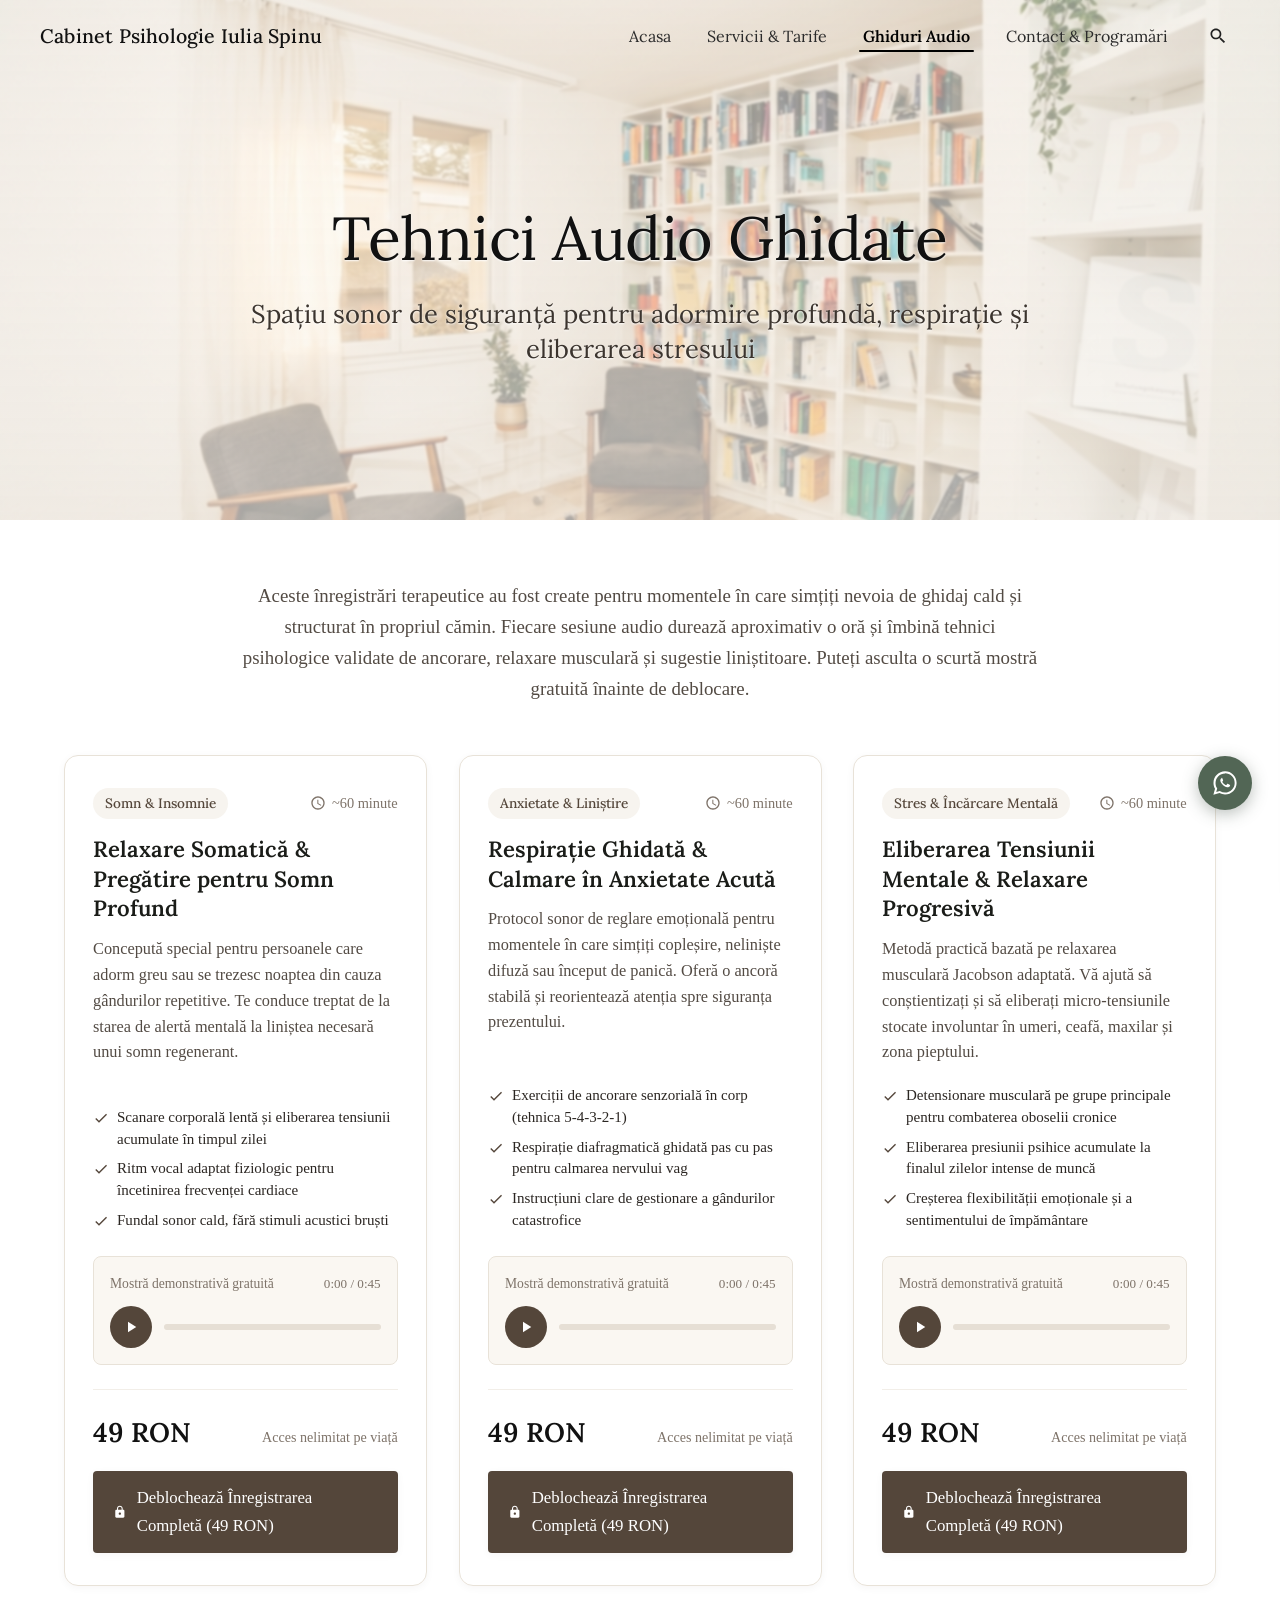
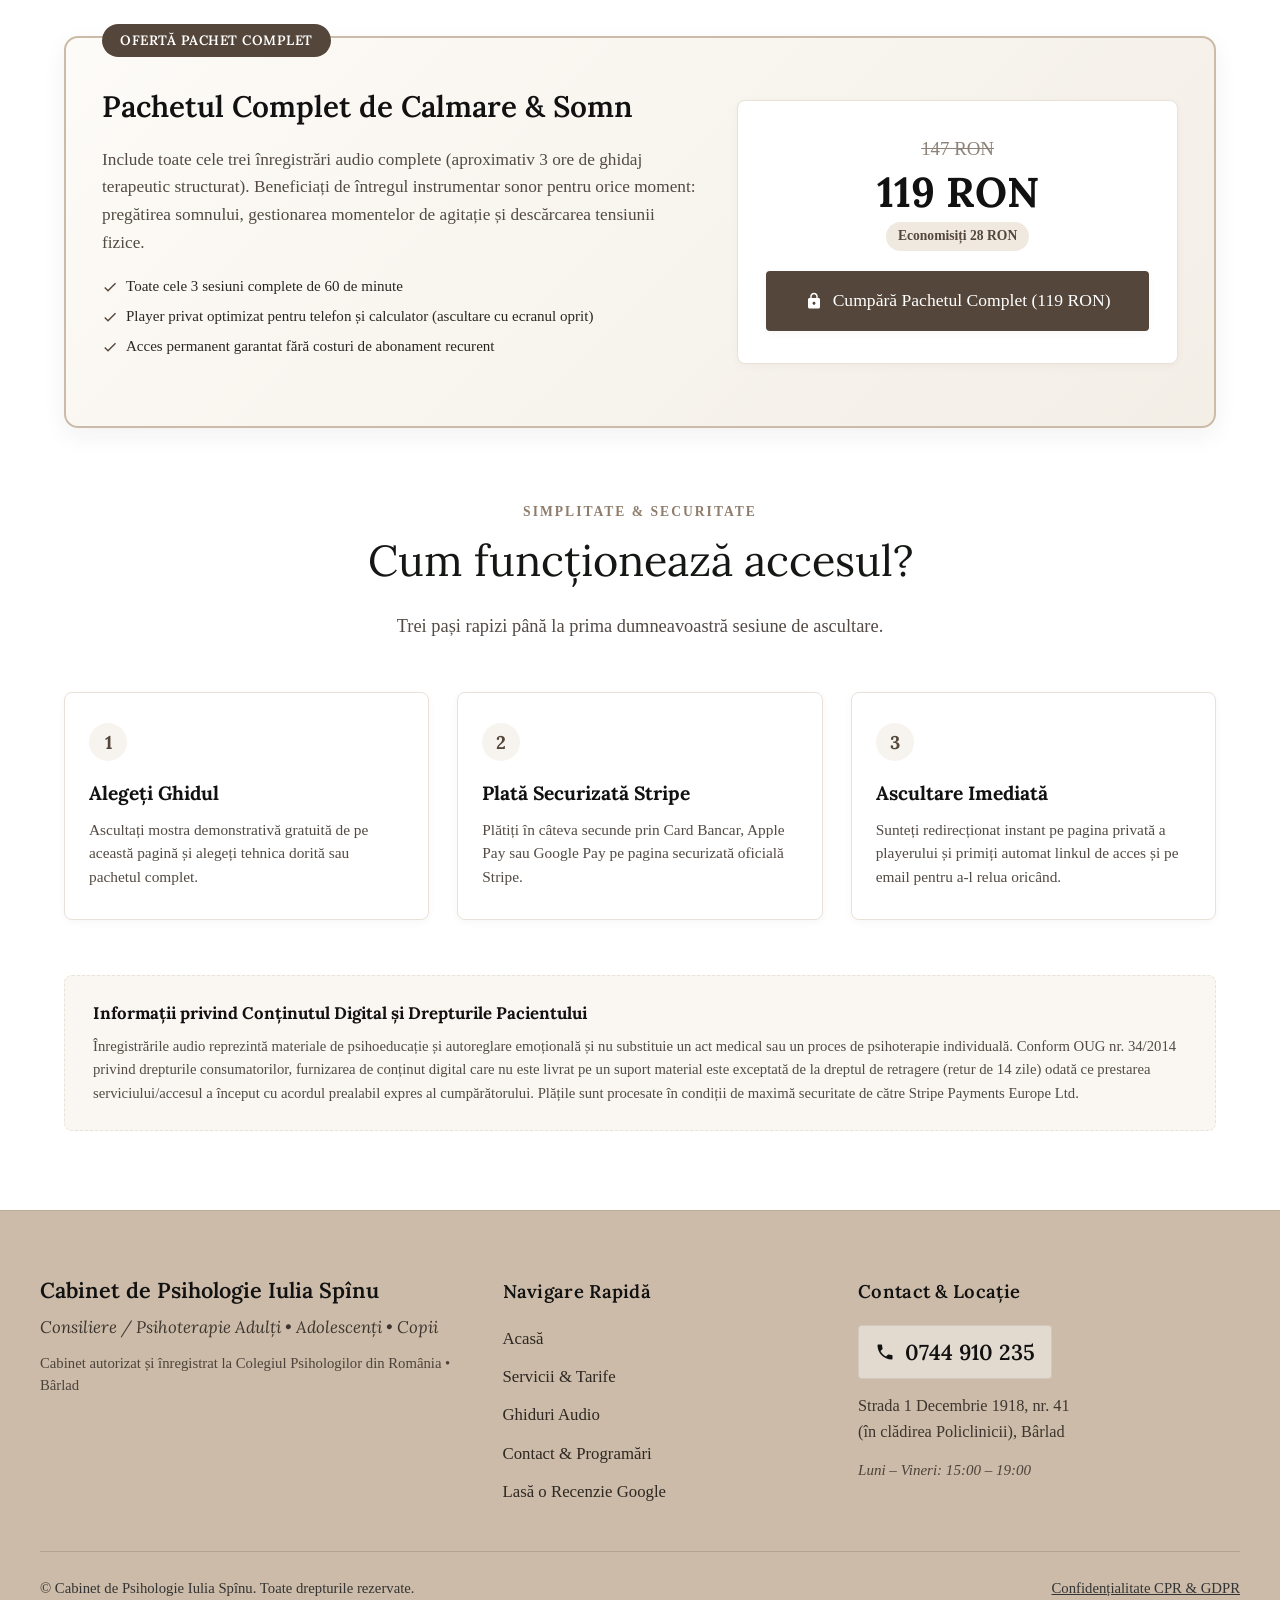
<file: audio.html>
<!DOCTYPE html>
<html lang="ro">
<head>
  <meta charset="UTF-8">
  <meta name="viewport" content="width=device-width, initial-scale=1.0, viewport-fit=cover">
  <meta http-equiv="X-Content-Type-Options" content="nosniff">
  <meta name="referrer" content="strict-origin-when-cross-origin">
  <meta name="theme-color" content="#9ca196">
  <title>Ghiduri Audio Terapeutice | Cabinet Psihologie Iulia Spinu Bârlad</title>
  <meta name="description" content="Înregistrări audio ghidate de relaxare, calmare a anxietății și adormire profundă, create de psiholog clinician Iulia Spînu.">
  <meta property="og:title" content="Ghiduri Audio Terapeutice - Cabinet Iulia Spînu">
  <meta property="og:description" content="Tehnici ghidate pentru somn odihnitor, respirație și eliberarea stresului. Acces instant pe telefon sau calculator.">
  <meta property="og:type" content="website">
  <link rel="stylesheet" href="css/styles.css?v=1.2">
  <link rel="icon" type="image/jpeg" href="images/simple-header-blended.jpg">
</head>
<body>

  <!-- Header Navigație -->
  <header class="site-header" role="banner">
    <div class="nav-container">
      <div class="brand-wrapper">
        <a href="index.html" class="brand-title">Cabinet Psihologie Iulia Spinu</a>
      </div>
      
      <div class="nav-actions">
        <nav aria-label="Navigare principală">
          <ul class="nav-links">
            <li><a href="index.html" class="nav-link">Acasa</a></li>
            <li><a href="servicii.html" class="nav-link">Servicii & Tarife</a></li>
            <li><a href="audio.html" class="nav-link active" aria-current="page">Ghiduri Audio</a></li>
            <li><a href="contact.html" class="nav-link">Contact & Programări</a></li>
          </ul>
        </nav>

        <button class="search-btn" aria-label="Caută pe site">
          <svg viewBox="0 0 24 24" aria-hidden="true">
            <path d="M15.5 14h-.79l-.28-.27C15.41 12.59 16 11.11 16 9.5 16 5.91 13.09 3 9.5 3S3 5.91 3 9.5 5.91 16 9.5 16c1.61 0 3.09-.59 4.23-1.57l.27.28v.79l5 4.99L20.49 19l-4.99-5zm-6 0C7.01 14 5 11.99 5 9.5S7.01 5 9.5 5 14 7.01 14 9.5 11.99 14 9.5 14z"/>
          </svg>
        </button>

        <button class="mobile-menu-toggle" aria-label="Deschide meniul de navigare" aria-expanded="false">
          <svg viewBox="0 0 24 24" aria-hidden="true">
            <path d="M3 18h18v-2H3v2zm0-5h18v-2H3v2zm0-7v2h18V6H3z"/>
          </svg>
        </button>
      </div>
    </div>
  </header>

  <!-- Mobile Drawer -->
  <div class="mobile-drawer-overlay" aria-hidden="true"></div>
  <aside class="mobile-nav-drawer" aria-label="Meniu mobil">
    <button class="drawer-close-btn" aria-label="Închide meniul">&times;</button>
    <ul class="mobile-drawer-links" style="display:flex !important; flex-direction:column !important; gap:16px !important; list-style:none !important; padding:0 !important; margin:0 !important;">
      <li><a href="index.html" class="mobile-drawer-link" style="display:flex !important; font-size:1.3rem !important; color:#222 !important; text-decoration:none !important; font-family:var(--font-heading, Georgia, serif) !important; padding:8px 0 !important; border-bottom:1px solid rgba(0,0,0,0.06) !important;">Acasa</a></li>
      <li><a href="servicii.html" class="mobile-drawer-link" style="display:flex !important; font-size:1.3rem !important; color:#222 !important; text-decoration:none !important; font-family:var(--font-heading, Georgia, serif) !important; padding:8px 0 !important; border-bottom:1px solid rgba(0,0,0,0.06) !important;">Servicii & Tarife</a></li>
      <li><a href="contact.html" class="mobile-drawer-link" style="display:flex !important; font-size:1.3rem !important; color:#222 !important; text-decoration:none !important; font-family:var(--font-heading, Georgia, serif) !important; padding:8px 0 !important; border-bottom:1px solid rgba(0,0,0,0.06) !important;">Contact & Programări</a></li>
    </ul>
  </aside>

  <!-- Search Modal -->
  <div class="search-modal" role="dialog" aria-modal="true" aria-labelledby="search-modal-title">
    <div class="search-dialog">
      <button class="search-close-btn" aria-label="Închide căutarea">&times;</button>
      <h3 id="search-modal-title">Căutare pe site</h3>
      <div class="search-input-wrapper">
        <input type="text" id="site-search-input" placeholder="Introduceți un cuvânt cheie (ex: somn, calmare, audio)..." autocomplete="off">
      </div>
      <ul class="search-results" aria-live="polite"></ul>
    </div>
  </div>

  <main>
    <!-- Hero Banner -->
    <section class="hero-banner">
      <div class="hero-overlay"></div>
      <div class="hero-content reveal">
        <h1 class="hero-title">Tehnici Audio Ghidate</h1>
        <h2 class="hero-subtitle">Spațiu sonor de siguranță pentru adormire profundă, respirație și eliberarea stresului</h2>
      </div>
    </section>

    <!-- Conținut Pagina Audio -->
    <section class="audio-page-content">
      <p class="audio-intro-text reveal">
        Aceste înregistrări terapeutice au fost create pentru momentele în care simțiți nevoia de ghidaj cald și structurat în propriul cămin. Fiecare sesiune audio durează aproximativ o oră și îmbină tehnici psihologice validate de ancorare, relaxare musculară și sugestie liniștitoare. Puteți asculta o scurtă mostră gratuită înainte de deblocare.
      </p>

      <!-- Grid Înregistrări Audio Individuale -->
      <div class="audio-grid">

        <!-- Card Audio 1 -->
        <article class="audio-card reveal stagger-1" id="audio-somn">
          <div class="audio-card-meta">
            <span class="audio-tag">Somn & Insomnie</span>
            <span class="audio-duration">
              <svg viewBox="0 0 24 24"><path d="M11.99 2C6.47 2 2 6.48 2 12s4.47 10 9.99 10C17.52 22 22 17.52 22 12S17.52 2 11.99 2zM12 20c-4.42 0-8-3.58-8-8s3.58-8 8-8 8 3.58 8 8-3.58 8-8 8zm.5-13H11v6l5.25 3.15.75-1.23-4.5-2.67z"/></svg>
              ~60 minute
            </span>
          </div>

          <h3 class="audio-card-title">Relaxare Somatică & Pregătire pentru Somn Profund</h3>
          <p class="audio-card-desc">
            Concepută special pentru persoanele care adorm greu sau se trezesc noaptea din cauza gândurilor repetitive. Te conduce treptat de la starea de alertă mentală la liniștea necesară unui somn regenerant.
          </p>

          <ul class="audio-benefits-list">
            <li class="audio-benefit-item">
              <svg viewBox="0 0 24 24"><path d="M9 16.17L4.83 12l-1.42 1.41L9 19 21 7l-1.41-1.41z"/></svg>
              <span>Scanare corporală lentă și eliberarea tensiunii acumulate în timpul zilei</span>
            </li>
            <li class="audio-benefit-item">
              <svg viewBox="0 0 24 24"><path d="M9 16.17L4.83 12l-1.42 1.41L9 19 21 7l-1.41-1.41z"/></svg>
              <span>Ritm vocal adaptat fiziologic pentru încetinirea frecvenței cardiace</span>
            </li>
            <li class="audio-benefit-item">
              <svg viewBox="0 0 24 24"><path d="M9 16.17L4.83 12l-1.42 1.41L9 19 21 7l-1.41-1.41z"/></svg>
              <span>Fundal sonor cald, fără stimuli acustici bruști</span>
            </li>
          </ul>

          <!-- Player Demo -->
          <div class="audio-player-box" data-track="somn">
            <div class="player-header-row">
              <span>Mostră demonstrativă gratuită</span>
              <span class="audio-time-label">0:00 / 0:45</span>
            </div>
            <div class="player-controls-row">
              <button class="audio-play-btn" aria-label="Redă mostră audio somn">
                <svg class="icon-play" viewBox="0 0 24 24"><path d="M8 5v14l11-7z"/></svg>
                <svg class="icon-pause" viewBox="0 0 24 24"><path d="M6 19h4V5H6v14zm8-14v14h4V5h-4z"/></svg>
              </button>
              <div class="audio-progress-wrap" role="progressbar" aria-valuenow="0" aria-valuemin="0" aria-valuemax="100">
                <div class="audio-progress-bar">
                  <div class="audio-progress-fill"></div>
                </div>
              </div>
            </div>
          </div>

          <div class="audio-card-footer">
            <div class="audio-price-row">
              <span class="audio-price">49 RON</span>
              <span class="audio-price-sub">Acces nelimitat pe viață</span>
            </div>
            <a href="https://buy.stripe.com/test_placeholder_somn" target="_blank" rel="noopener noreferrer" class="btn-buy-audio" data-product="somn">
              <svg viewBox="0 0 24 24"><path d="M18 8h-1V6c0-2.76-2.24-5-5-5S7 3.24 7 6v2H6c-1.1 0-2 .9-2 2v10c0 1.1.9 2 2 2h12c1.1 0 2-.9 2-2V10c0-1.1-.9-2-2-2zm-6 9c-1.1 0-2-.9-2-2s.9-2 2-2 2 .9 2 2-.9 2-2 2zm3.1-9H8.9V6c0-1.71 1.39-3.1 3.1-3.1 1.71 0 3.1 1.39 3.1 3.1v2z"/></svg>
              Deblochează Înregistrarea Completă (49 RON)
            </a>
          </div>
        </article>

        <!-- Card Audio 2 -->
        <article class="audio-card reveal stagger-2" id="audio-anxietate">
          <div class="audio-card-meta">
            <span class="audio-tag">Anxietate & Liniștire</span>
            <span class="audio-duration">
              <svg viewBox="0 0 24 24"><path d="M11.99 2C6.47 2 2 6.48 2 12s4.47 10 9.99 10C17.52 22 22 17.52 22 12S17.52 2 11.99 2zM12 20c-4.42 0-8-3.58-8-8s3.58-8 8-8 8 3.58 8 8-3.58 8-8 8zm.5-13H11v6l5.25 3.15.75-1.23-4.5-2.67z"/></svg>
              ~60 minute
            </span>
          </div>

          <h3 class="audio-card-title">Respirație Ghidată & Calmare în Anxietate Acută</h3>
          <p class="audio-card-desc">
            Protocol sonor de reglare emoțională pentru momentele în care simțiți copleșire, neliniște difuză sau început de panică. Oferă o ancoră stabilă și reorientează atenția spre siguranța prezentului.
          </p>

          <ul class="audio-benefits-list">
            <li class="audio-benefit-item">
              <svg viewBox="0 0 24 24"><path d="M9 16.17L4.83 12l-1.42 1.41L9 19 21 7l-1.41-1.41z"/></svg>
              <span>Exerciții de ancorare senzorială în corp (tehnica 5-4-3-2-1)</span>
            </li>
            <li class="audio-benefit-item">
              <svg viewBox="0 0 24 24"><path d="M9 16.17L4.83 12l-1.42 1.41L9 19 21 7l-1.41-1.41z"/></svg>
              <span>Respirație diafragmatică ghidată pas cu pas pentru calmarea nervului vag</span>
            </li>
            <li class="audio-benefit-item">
              <svg viewBox="0 0 24 24"><path d="M9 16.17L4.83 12l-1.42 1.41L9 19 21 7l-1.41-1.41z"/></svg>
              <span>Instrucțiuni clare de gestionare a gândurilor catastrofice</span>
            </li>
          </ul>

          <!-- Player Demo -->
          <div class="audio-player-box" data-track="anxietate">
            <div class="player-header-row">
              <span>Mostră demonstrativă gratuită</span>
              <span class="audio-time-label">0:00 / 0:45</span>
            </div>
            <div class="player-controls-row">
              <button class="audio-play-btn" aria-label="Redă mostră audio anxietate">
                <svg class="icon-play" viewBox="0 0 24 24"><path d="M8 5v14l11-7z"/></svg>
                <svg class="icon-pause" viewBox="0 0 24 24"><path d="M6 19h4V5H6v14zm8-14v14h4V5h-4z"/></svg>
              </button>
              <div class="audio-progress-wrap" role="progressbar" aria-valuenow="0" aria-valuemin="0" aria-valuemax="100">
                <div class="audio-progress-bar">
                  <div class="audio-progress-fill"></div>
                </div>
              </div>
            </div>
          </div>

          <div class="audio-card-footer">
            <div class="audio-price-row">
              <span class="audio-price">49 RON</span>
              <span class="audio-price-sub">Acces nelimitat pe viață</span>
            </div>
            <a href="https://buy.stripe.com/test_placeholder_anxietate" target="_blank" rel="noopener noreferrer" class="btn-buy-audio" data-product="anxietate">
              <svg viewBox="0 0 24 24"><path d="M18 8h-1V6c0-2.76-2.24-5-5-5S7 3.24 7 6v2H6c-1.1 0-2 .9-2 2v10c0 1.1.9 2 2 2h12c1.1 0 2-.9 2-2V10c0-1.1-.9-2-2-2zm-6 9c-1.1 0-2-.9-2-2s.9-2 2-2 2 .9 2 2-.9 2-2 2zm3.1-9H8.9V6c0-1.71 1.39-3.1 3.1-3.1 1.71 0 3.1 1.39 3.1 3.1v2z"/></svg>
              Deblochează Înregistrarea Completă (49 RON)
            </a>
          </div>
        </article>

        <!-- Card Audio 3 -->
        <article class="audio-card reveal stagger-3" id="audio-tensiune">
          <div class="audio-card-meta">
            <span class="audio-tag">Stres & Încărcare Mentală</span>
            <span class="audio-duration">
              <svg viewBox="0 0 24 24"><path d="M11.99 2C6.47 2 2 6.48 2 12s4.47 10 9.99 10C17.52 22 22 17.52 22 12S17.52 2 11.99 2zM12 20c-4.42 0-8-3.58-8-8s3.58-8 8-8 8 3.58 8 8-3.58 8-8 8zm.5-13H11v6l5.25 3.15.75-1.23-4.5-2.67z"/></svg>
              ~60 minute
            </span>
          </div>

          <h3 class="audio-card-title">Eliberarea Tensiunii Mentale & Relaxare Progresivă</h3>
          <p class="audio-card-desc">
            Metodă practică bazată pe relaxarea musculară Jacobson adaptată. Vă ajută să conștientizați și să eliberați micro-tensiunile stocate involuntar în umeri, ceafă, maxilar și zona pieptului.
          </p>

          <ul class="audio-benefits-list">
            <li class="audio-benefit-item">
              <svg viewBox="0 0 24 24"><path d="M9 16.17L4.83 12l-1.42 1.41L9 19 21 7l-1.41-1.41z"/></svg>
              <span>Detensionare musculară pe grupe principale pentru combaterea oboselii cronice</span>
            </li>
            <li class="audio-benefit-item">
              <svg viewBox="0 0 24 24"><path d="M9 16.17L4.83 12l-1.42 1.41L9 19 21 7l-1.41-1.41z"/></svg>
              <span>Eliberarea presiunii psihice acumulate la finalul zilelor intense de muncă</span>
            </li>
            <li class="audio-benefit-item">
              <svg viewBox="0 0 24 24"><path d="M9 16.17L4.83 12l-1.42 1.41L9 19 21 7l-1.41-1.41z"/></svg>
              <span>Creșterea flexibilității emoționale și a sentimentului de împământare</span>
            </li>
          </ul>

          <!-- Player Demo -->
          <div class="audio-player-box" data-track="tensiune">
            <div class="player-header-row">
              <span>Mostră demonstrativă gratuită</span>
              <span class="audio-time-label">0:00 / 0:45</span>
            </div>
            <div class="player-controls-row">
              <button class="audio-play-btn" aria-label="Redă mostră audio tensiune">
                <svg class="icon-play" viewBox="0 0 24 24"><path d="M8 5v14l11-7z"/></svg>
                <svg class="icon-pause" viewBox="0 0 24 24"><path d="M6 19h4V5H6v14zm8-14v14h4V5h-4z"/></svg>
              </button>
              <div class="audio-progress-wrap" role="progressbar" aria-valuenow="0" aria-valuemin="0" aria-valuemax="100">
                <div class="audio-progress-bar">
                  <div class="audio-progress-fill"></div>
                </div>
              </div>
            </div>
          </div>

          <div class="audio-card-footer">
            <div class="audio-price-row">
              <span class="audio-price">49 RON</span>
              <span class="audio-price-sub">Acces nelimitat pe viață</span>
            </div>
            <a href="https://buy.stripe.com/test_placeholder_tensiune" target="_blank" rel="noopener noreferrer" class="btn-buy-audio" data-product="tensiune">
              <svg viewBox="0 0 24 24"><path d="M18 8h-1V6c0-2.76-2.24-5-5-5S7 3.24 7 6v2H6c-1.1 0-2 .9-2 2v10c0 1.1.9 2 2 2h12c1.1 0 2-.9 2-2V10c0-1.1-.9-2-2-2zm-6 9c-1.1 0-2-.9-2-2s.9-2 2-2 2 .9 2 2-.9 2-2 2zm3.1-9H8.9V6c0-1.71 1.39-3.1 3.1-3.1 1.71 0 3.1 1.39 3.1 3.1v2z"/></svg>
              Deblochează Înregistrarea Completă (49 RON)
            </a>
          </div>
        </article>

      </div>

      <!-- Card Pachet Complet (Bundle 3 în 1) -->
      <section class="bundle-card reveal" id="pachet-complet">
        <span class="bundle-ribbon">Ofertă Pachet Complet</span>
        <div class="bundle-inner">
          <div>
            <h3 class="bundle-title">Pachetul Complet de Calmare & Somn</h3>
            <p class="bundle-desc">
              Include toate cele trei înregistrări audio complete (aproximativ 3 ore de ghidaj terapeutic structurat). Beneficiați de întregul instrumentar sonor pentru orice moment: pregătirea somnului, gestionarea momentelor de agitație și descărcarea tensiunii fizice.
            </p>
            <ul class="audio-benefits-list">
              <li class="audio-benefit-item">
                <svg viewBox="0 0 24 24"><path d="M9 16.17L4.83 12l-1.42 1.41L9 19 21 7l-1.41-1.41z"/></svg>
                <span>Toate cele 3 sesiuni complete de 60 de minute</span>
              </li>
              <li class="audio-benefit-item">
                <svg viewBox="0 0 24 24"><path d="M9 16.17L4.83 12l-1.42 1.41L9 19 21 7l-1.41-1.41z"/></svg>
                <span>Player privat optimizat pentru telefon și calculator (ascultare cu ecranul oprit)</span>
              </li>
              <li class="audio-benefit-item">
                <svg viewBox="0 0 24 24"><path d="M9 16.17L4.83 12l-1.42 1.41L9 19 21 7l-1.41-1.41z"/></svg>
                <span>Acces permanent garantat fără costuri de abonament recurent</span>
              </li>
            </ul>
          </div>

          <div class="bundle-pricing-box">
            <div class="bundle-old-price">147 RON</div>
            <div class="bundle-current-price">119 RON</div>
            <span class="bundle-saving-badge">Economisiți 28 RON</span>
            <a href="https://buy.stripe.com/test_placeholder_bundle" target="_blank" rel="noopener noreferrer" class="btn-buy-audio" data-product="bundle" style="font-size:1.1rem; padding:15px;">
              <svg viewBox="0 0 24 24"><path d="M18 8h-1V6c0-2.76-2.24-5-5-5S7 3.24 7 6v2H6c-1.1 0-2 .9-2 2v10c0 1.1.9 2 2 2h12c1.1 0 2-.9 2-2V10c0-1.1-.9-2-2-2zm-6 9c-1.1 0-2-.9-2-2s.9-2 2-2 2 .9 2 2-.9 2-2 2zm3.1-9H8.9V6c0-1.71 1.39-3.1 3.1-3.1 1.71 0 3.1 1.39 3.1 3.1v2z"/></svg>
              Cumpără Pachetul Complet (119 RON)
            </a>
          </div>
        </div>
      </section>

      <!-- Secțiune: Cum Funcționează Accesul -->
      <section class="steps-section reveal">
        <div class="section-intro-header">
          <span class="section-label">Simplitate & Securitate</span>
          <h2 class="section-heading-main">Cum funcționează accesul?</h2>
          <p class="section-subtext">Trei pași rapizi până la prima dumneavoastră sesiune de ascultare.</p>
        </div>

        <div class="steps-grid">
          <div class="step-card">
            <div class="step-number">1</div>
            <h4 class="step-title">Alegeți Ghidul</h4>
            <p class="step-desc">
              Ascultați mostra demonstrativă gratuită de pe această pagină și alegeți tehnica dorită sau pachetul complet.
            </p>
          </div>

          <div class="step-card">
            <div class="step-number">2</div>
            <h4 class="step-title">Plată Securizată Stripe</h4>
            <p class="step-desc">
              Plătiți în câteva secunde prin Card Bancar, Apple Pay sau Google Pay pe pagina securizată oficială Stripe.
            </p>
          </div>

          <div class="step-card">
            <div class="step-number">3</div>
            <h4 class="step-title">Ascultare Imediată</h4>
            <p class="step-desc">
              Sunteți redirecționat instant pe pagina privată a playerului și primiți automat linkul de acces și pe email pentru a-l relua oricând.
            </p>
          </div>
        </div>
      </section>

      <!-- Notă Legală & Termeni Produse Digitale -->
      <div class="digital-legal-notice reveal">
        <h4>Informații privind Conținutul Digital și Drepturile Pacientului</h4>
        <p>
          Înregistrările audio reprezintă materiale de psihoeducație și autoreglare emoțională și nu substituie un act medical sau un proces de psihoterapie individuală. Conform OUG nr. 34/2014 privind drepturile consumatorilor, furnizarea de conținut digital care nu este livrat pe un suport material este exceptată de la dreptul de retragere (retur de 14 zile) odată ce prestarea serviciului/accesul a început cu acordul prealabil expres al cumpărătorului. Plățile sunt procesate în condiții de maximă securitate de către Stripe Payments Europe Ltd.
        </p>
      </div>
    </section>
  </main>

  <!-- Butoane Plutitoare (WhatsApp Calmat & Back to Top) -->
  <div class="floating-actions-container" aria-label="Acțiuni rapide">
    <a href="https://wa.me/40744910235?text=Bun%C4%83%20ziua!%20A%C8%99%20dori%20informa%C8%9Bii%20despre%20ghidurile%20audio." target="_blank" rel="noopener noreferrer" class="btn-float-whatsapp" aria-label="Trimite mesaj pe WhatsApp la 0744 910 235">
      <svg viewBox="0 0 24 24">
        <path d="M12.04 2c-5.46 0-9.91 4.45-9.91 9.91 0 1.75.46 3.45 1.32 4.95L2.05 22l5.25-1.38c1.45.79 3.08 1.21 4.74 1.21 5.46 0 9.91-4.45 9.91-9.91 0-2.65-1.03-5.14-2.9-7.01A9.816 9.816 0 0 0 12.04 2m.01 1.67c2.2 0 4.26.86 5.82 2.41 1.56 1.56 2.41 3.63 2.41 5.83s-.85 4.27-2.41 5.83c-1.56 1.55-3.62 2.41-5.82 2.41-1.46 0-2.89-.38-4.14-1.11l-.3-.18-3.12.82.83-3.04-.2-.31c-.8-1.28-1.23-2.77-1.23-4.32 0-2.2 0.86-4.27 2.41-5.83 1.56-1.55 3.63-2.41 5.75-2.41m-2.82 4.14c-.16 0-.35.06-.53.27-.19.2-.72.7-.72 1.71 0 1.01.74 1.99.84 2.13.1.13 1.43 2.29 3.53 3.12 1.74.69 2.09.55 2.47.51.38-.03 1.22-.5 1.4-.98.17-.48.17-.89.12-.98-.05-.09-.2-.14-.42-.25-.22-.11-1.3-.64-1.5-.72-.2-.07-.35-.11-.5.11-.15.22-.58.72-.71.87-.13.15-.26.17-.48.06-.22-.11-.93-.34-1.77-1.09-.65-.58-1.09-1.3-1.22-1.52-.13-.22-.01-.34.1-.45.1-.1.22-.26.33-.39.11-.13.15-.22.22-.37.07-.15.04-.28-.02-.39-.06-.11-.5-1.21-.69-1.65-.18-.44-.37-.38-.5-.38z"/>
      </svg>
    </a>

    <button class="btn-back-to-top" aria-label="Înapoi sus">
      <svg viewBox="0 0 24 24"><path d="M7.41 15.41L12 10.83l4.59 4.58L18 14l-6-6-6 6z"/></svg>
    </button>
  </div>

  <!-- Footer -->
  <footer class="site-footer" role="contentinfo">
    <div class="footer-container">
      <div class="footer-grid">

        <!-- Coloana 1: Identitate Cabinet -->
        <div class="footer-col footer-col-brand">
          <h3 class="footer-brand-title">Cabinet de Psihologie Iulia Spînu</h3>
          <p class="footer-brand-sub">Consiliere / Psihoterapie Adulți • Adolescenți • Copii</p>
          <p class="footer-credential">Cabinet autorizat și înregistrat la Colegiul Psihologilor din România • Bârlad</p>
        </div>

        <!-- Coloana 2: Navigare Rapidă -->
        <div class="footer-col footer-col-links">
          <h4 class="footer-col-heading">Navigare Rapidă</h4>
          <ul class="footer-nav-list">
            <li><a href="index.html" class="footer-nav-link">Acasă</a></li>
            <li><a href="servicii.html" class="footer-nav-link">Servicii & Tarife</a></li>
            <li><a href="audio.html" class="footer-nav-link">Ghiduri Audio</a></li>
            <li><a href="contact.html" class="footer-nav-link">Contact & Programări</a></li>
            <li><a href="https://g.page/r/CTEVs4ZDKVDIEBM/review" target="_blank" rel="noopener noreferrer" class="footer-nav-link">Lasă o Recenzie Google</a></li>
          </ul>
        </div>

        <!-- Coloana 3: Contact & Locație Aliniat Corect -->
        <div class="footer-col footer-col-contact">
          <h4 class="footer-col-heading">Contact & Locație</h4>
          <div class="footer-contact-details">
            <a href="tel:0744910235" class="footer-phone-highlight" aria-label="Apelează numărul 0744 910 235">
              <svg viewBox="0 0 24 24"><path d="M6.62 10.79c1.44 2.83 3.76 5.14 6.59 6.59l2.2-2.2c.27-.27.67-.36 1.02-.24 1.12.37 2.33.57 3.57.57.55 0 1 .45 1 1V20c0 .55-.45 1-1 1-9.39 0-17-7.61-17-17 0-.55.45-1 1-1h3.5c.55 0 1 .45 1 1 0 1.25.2 2.45.57 3.57.11.35.03.74-.25 1.02l-2.2 2.2z"/></svg>
              <span>0744 910 235</span>
            </a>
            <p class="footer-address">
              Strada 1 Decembrie 1918, nr. 41<br>
              (în clădirea Policlinicii), Bârlad
            </p>
            <p class="footer-hours">Luni – Vineri: 15:00 – 19:00</p>
          </div>
        </div>

      </div>

      <div class="footer-bottom-bar">
        <span>&copy; Cabinet de Psihologie Iulia Spînu. Toate drepturile rezervate.</span>
        <span><a href="confidentialitate.html" style="color:inherit; text-decoration:underline;">Confidențialitate CPR & GDPR</a></span>
      </div>
    </div>
  </footer>

  <script src="js/main.js?v=1.2" defer></script>
</body>
</html>
</file>
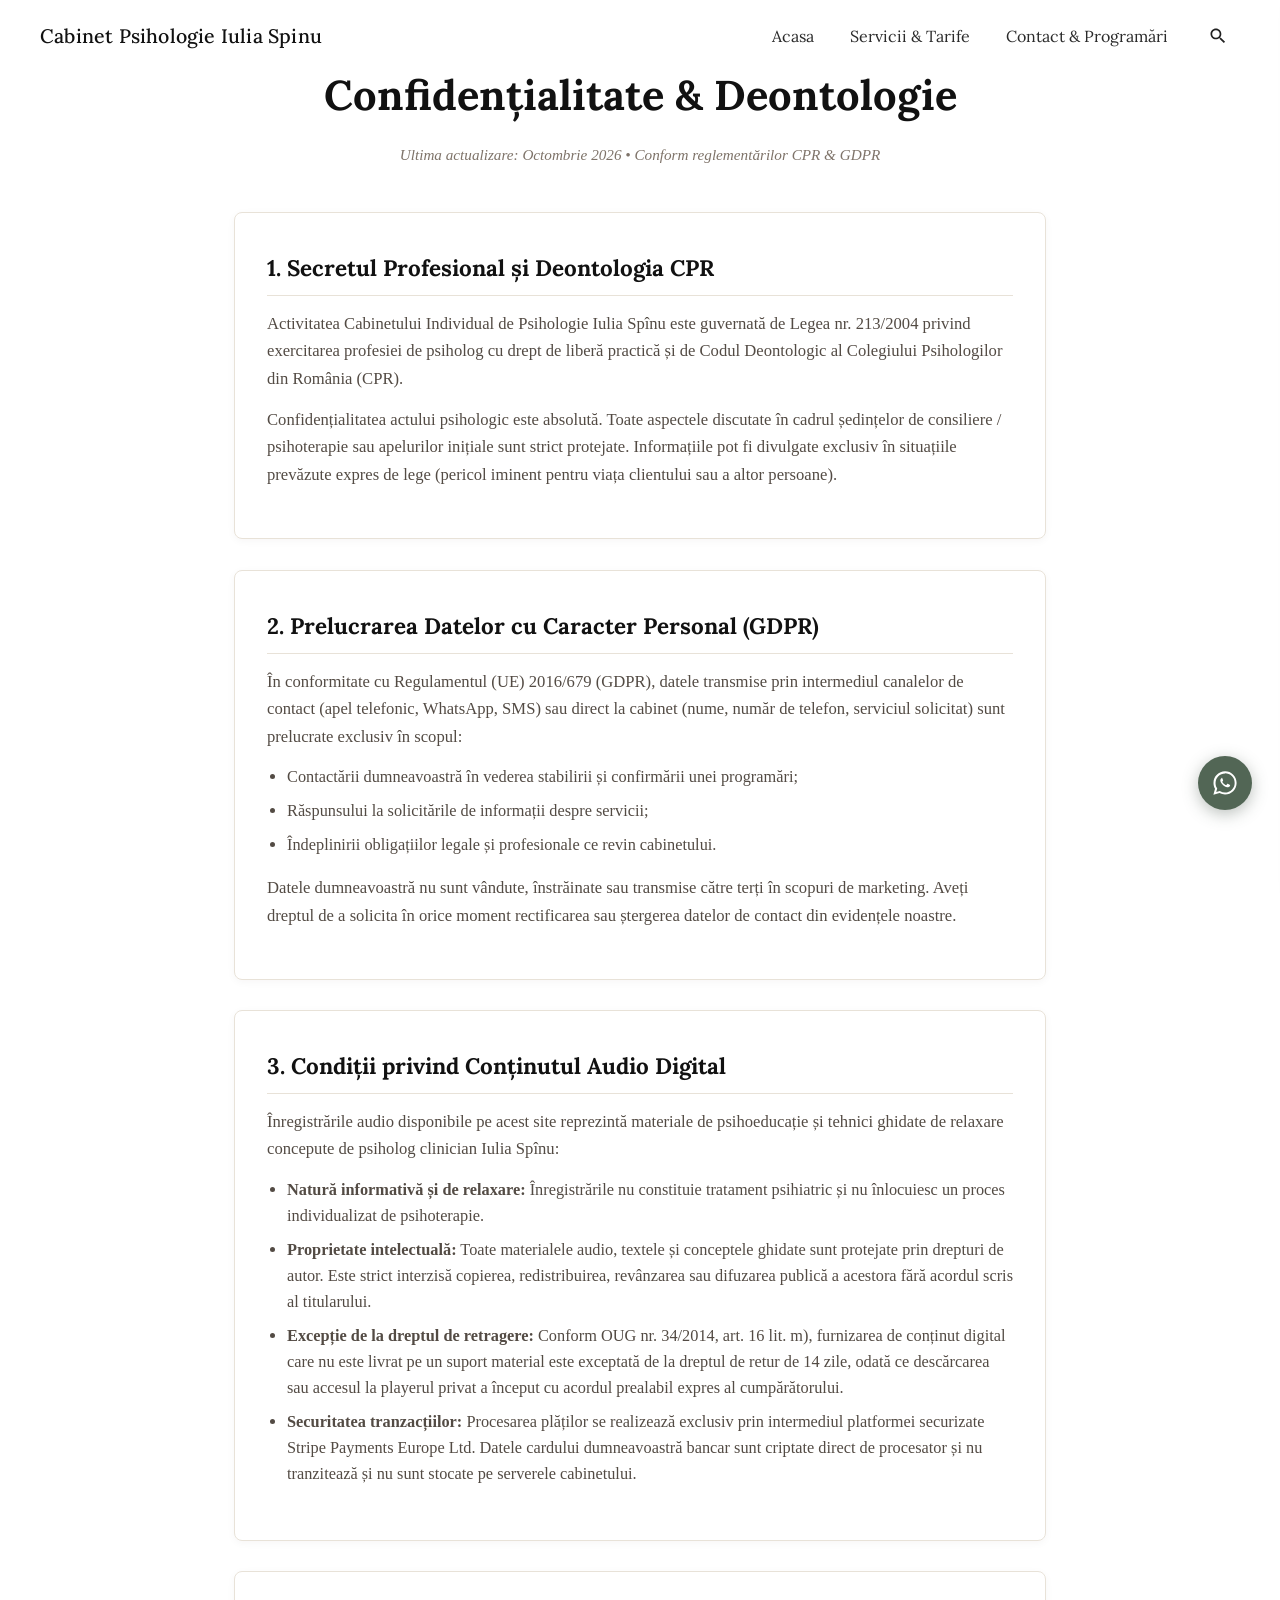
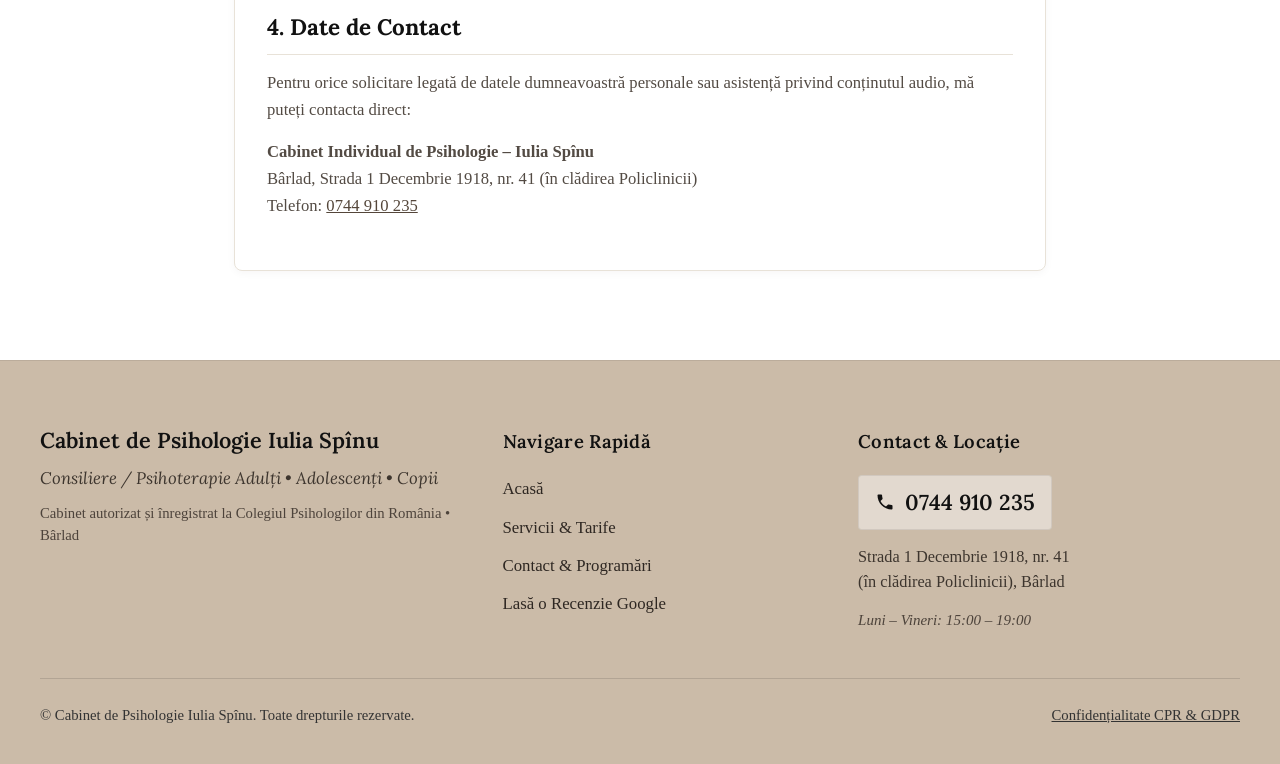
<file: confidentialitate.html>
<!DOCTYPE html>
<html lang="ro">
<head>
  <meta charset="UTF-8">
  <meta name="viewport" content="width=device-width, initial-scale=1.0, viewport-fit=cover">
  <meta http-equiv="X-Content-Type-Options" content="nosniff">
  <meta name="referrer" content="strict-origin-when-cross-origin">
  <meta name="theme-color" content="#9ca196">
  <title>Confidențialitate & Deontologie Profesională | Cabinet Psihologie Iulia Spinu</title>
  <meta name="description" content="Politica de confidențialitate, protecția datelor GDPR și termenii legali privind serviciile și ghidurile audio ale Cabinetului de Psihologie Iulia Spînu.">
  <link rel="stylesheet" href="css/styles.css?v=1.2">
  <link rel="icon" type="image/jpeg" href="images/simple-header-blended.jpg">
  <style>
    .legal-page-container {
      max-width: 860px;
      margin: 60px auto 90px;
      padding: 0 24px;
    }
    .legal-header {
      text-align: center;
      margin-bottom: 45px;
    }
    .legal-title {
      font-family: var(--font-heading);
      font-size: clamp(2rem, 3vw + 1rem, 2.6rem);
      color: #111;
      margin-bottom: 12px;
    }
    .legal-updated {
      font-size: 0.95rem;
      color: var(--color-text-muted);
      font-style: italic;
    }
    .legal-card {
      background: #ffffff;
      border: 1px solid var(--color-border);
      border-radius: var(--radius-md);
      padding: 36px 32px;
      box-shadow: var(--shadow-sm);
      margin-bottom: 30px;
    }
    .legal-card h2 {
      font-family: var(--font-heading);
      font-size: 1.4rem;
      color: #111;
      margin-bottom: 14px;
      border-bottom: 1px solid var(--color-border);
      padding-bottom: 8px;
    }
    .legal-card p {
      font-size: 1.04rem;
      color: var(--color-text-soft);
      line-height: 1.65;
      margin-bottom: 14px;
    }
    .legal-card ul {
      margin: 14px 0 16px 20px;
      color: var(--color-text-soft);
      font-size: 1.02rem;
      line-height: 1.6;
    }
    .legal-card li {
      margin-bottom: 8px;
    }
  </style>
</head>
<body>

  <!-- Header Navigație -->
  <header class="site-header" role="banner">
    <div class="nav-container">
      <div class="brand-wrapper">
        <a href="index.html" class="brand-title">Cabinet Psihologie Iulia Spinu</a>
      </div>
      
      <div class="nav-actions">
        <nav aria-label="Navigare principală">
          <ul class="nav-links">
            <li><a href="index.html" class="nav-link">Acasa</a></li>
            <li><a href="servicii.html" class="nav-link">Servicii & Tarife</a></li>
            <li><a href="contact.html" class="nav-link">Contact & Programări</a></li>
          </ul>
        </nav>

        <button class="search-btn" aria-label="Caută pe site">
          <svg viewBox="0 0 24 24" aria-hidden="true">
            <path d="M15.5 14h-.79l-.28-.27C15.41 12.59 16 11.11 16 9.5 16 5.91 13.09 3 9.5 3S3 5.91 3 9.5 5.91 16 9.5 16c1.61 0 3.09-.59 4.23-1.57l.27.28v.79l5 4.99L20.49 19l-4.99-5zm-6 0C7.01 14 5 11.99 5 9.5S7.01 5 9.5 5 14 7.01 14 9.5 11.99 14 9.5 14z"/>
          </svg>
        </button>

        <button class="mobile-menu-toggle" aria-label="Deschide meniul de navigare" aria-expanded="false">
          <svg viewBox="0 0 24 24" aria-hidden="true">
            <path d="M3 18h18v-2H3v2zm0-5h18v-2H3v2zm0-7v2h18V6H3z"/>
          </svg>
        </button>
      </div>
    </div>
  </header>

  <!-- Mobile Drawer -->
  <div class="mobile-drawer-overlay" aria-hidden="true"></div>
  <aside class="mobile-nav-drawer" aria-label="Meniu mobil">
    <button class="drawer-close-btn" aria-label="Închide meniul">&times;</button>
    <ul class="mobile-drawer-links" style="display:flex !important; flex-direction:column !important; gap:16px !important; list-style:none !important; padding:0 !important; margin:0 !important;">
      <li><a href="index.html" class="mobile-drawer-link" style="display:flex !important; font-size:1.3rem !important; color:#222 !important; text-decoration:none !important; font-family:var(--font-heading, Georgia, serif) !important; padding:8px 0 !important; border-bottom:1px solid rgba(0,0,0,0.06) !important;">Acasa</a></li>
      <li><a href="servicii.html" class="mobile-drawer-link" style="display:flex !important; font-size:1.3rem !important; color:#222 !important; text-decoration:none !important; font-family:var(--font-heading, Georgia, serif) !important; padding:8px 0 !important; border-bottom:1px solid rgba(0,0,0,0.06) !important;">Servicii & Tarife</a></li>
      <li><a href="contact.html" class="mobile-drawer-link" style="display:flex !important; font-size:1.3rem !important; color:#222 !important; text-decoration:none !important; font-family:var(--font-heading, Georgia, serif) !important; padding:8px 0 !important; border-bottom:1px solid rgba(0,0,0,0.06) !important;">Contact & Programări</a></li>
    </ul>
  </aside>

  <!-- Search Modal -->
  <div class="search-modal" role="dialog" aria-modal="true" aria-labelledby="search-modal-title">
    <div class="search-dialog">
      <button class="search-close-btn" aria-label="Închide căutarea">&times;</button>
      <h3 id="search-modal-title">Căutare pe site</h3>
      <div class="search-input-wrapper">
        <input type="text" id="site-search-input" placeholder="Introduceți un cuvânt cheie..." autocomplete="off">
      </div>
      <ul class="search-results" aria-live="polite"></ul>
    </div>
  </div>

  <main class="legal-page-container">
    <div class="legal-header reveal">
      <h1 class="legal-title">Confidențialitate & Deontologie</h1>
      <p class="legal-updated">Ultima actualizare: Octombrie 2026 • Conform reglementărilor CPR & GDPR</p>
    </div>

    <!-- Secțiunea 1: Secretul Profesional -->
    <section class="legal-card reveal">
      <h2>1. Secretul Profesional și Deontologia CPR</h2>
      <p>
        Activitatea Cabinetului Individual de Psihologie Iulia Spînu este guvernată de Legea nr. 213/2004 privind exercitarea profesiei de psiholog cu drept de liberă practică și de Codul Deontologic al Colegiului Psihologilor din România (CPR).
      </p>
      <p>
        Confidențialitatea actului psihologic este absolută. Toate aspectele discutate în cadrul ședințelor de consiliere / psihoterapie sau apelurilor inițiale sunt strict protejate. Informațiile pot fi divulgate exclusiv în situațiile prevăzute expres de lege (pericol iminent pentru viața clientului sau a altor persoane).
      </p>
    </section>

    <!-- Secțiunea 2: Protecția Datelor Personale (GDPR) -->
    <section class="legal-card reveal">
      <h2>2. Prelucrarea Datelor cu Caracter Personal (GDPR)</h2>
      <p>
        În conformitate cu Regulamentul (UE) 2016/679 (GDPR), datele transmise prin intermediul canalelor de contact (apel telefonic, WhatsApp, SMS) sau direct la cabinet (nume, număr de telefon, serviciul solicitat) sunt prelucrate exclusiv în scopul:
      </p>
      <ul>
        <li>Contactării dumneavoastră în vederea stabilirii și confirmării unei programări;</li>
        <li>Răspunsului la solicitările de informații despre servicii;</li>
        <li>Îndeplinirii obligațiilor legale și profesionale ce revin cabinetului.</li>
      </ul>
      <p>
        Datele dumneavoastră nu sunt vândute, înstrăinate sau transmise către terți în scopuri de marketing. Aveți dreptul de a solicita în orice moment rectificarea sau ștergerea datelor de contact din evidențele noastre.
      </p>
    </section>

    <!-- Secțiunea 3: Termeni privind Ghidurile Audio Digitale -->
    <section class="legal-card reveal">
      <h2>3. Condiții privind Conținutul Audio Digital</h2>
      <p>
        Înregistrările audio disponibile pe acest site reprezintă materiale de psihoeducație și tehnici ghidate de relaxare concepute de psiholog clinician Iulia Spînu:
      </p>
      <ul>
        <li><strong>Natură informativă și de relaxare:</strong> Înregistrările nu constituie tratament psihiatric și nu înlocuiesc un proces individualizat de psihoterapie.</li>
        <li><strong>Proprietate intelectuală:</strong> Toate materialele audio, textele și conceptele ghidate sunt protejate prin drepturi de autor. Este strict interzisă copierea, redistribuirea, revânzarea sau difuzarea publică a acestora fără acordul scris al titularului.</li>
        <li><strong>Excepție de la dreptul de retragere:</strong> Conform OUG nr. 34/2014, art. 16 lit. m), furnizarea de conținut digital care nu este livrat pe un suport material este exceptată de la dreptul de retur de 14 zile, odată ce descărcarea sau accesul la playerul privat a început cu acordul prealabil expres al cumpărătorului.</li>
        <li><strong>Securitatea tranzacțiilor:</strong> Procesarea plăților se realizează exclusiv prin intermediul platformei securizate Stripe Payments Europe Ltd. Datele cardului dumneavoastră bancar sunt criptate direct de procesator și nu tranzitează și nu sunt stocate pe serverele cabinetului.</li>
      </ul>
    </section>

    <!-- Secțiunea 4: Contact Date Cabinet -->
    <section class="legal-card reveal">
      <h2>4. Date de Contact</h2>
      <p>
        Pentru orice solicitare legată de datele dumneavoastră personale sau asistență privind conținutul audio, mă puteți contacta direct:
      </p>
      <p>
        <strong>Cabinet Individual de Psihologie – Iulia Spînu</strong><br>
        Bârlad, Strada 1 Decembrie 1918, nr. 41 (în clădirea Policlinicii)<br>
        Telefon: <a href="tel:0744910235" style="color:var(--color-sage-deep); text-decoration:underline;">0744 910 235</a>
      </p>
    </section>
  </main>

  <!-- Butoane Plutitoare -->
  <div class="floating-actions-container" aria-label="Acțiuni rapide">
    <a href="https://wa.me/40744910235?text=Bun%C4%83%20ziua!%20A%C8%99%20dori%20informa%C8%9Bii." target="_blank" rel="noopener noreferrer" class="btn-float-whatsapp" aria-label="Trimite mesaj pe WhatsApp la 0744 910 235">
      <svg viewBox="0 0 24 24">
        <path d="M12.04 2c-5.46 0-9.91 4.45-9.91 9.91 0 1.75.46 3.45 1.32 4.95L2.05 22l5.25-1.38c1.45.79 3.08 1.21 4.74 1.21 5.46 0 9.91-4.45 9.91-9.91 0-2.65-1.03-5.14-2.9-7.01A9.816 9.816 0 0 0 12.04 2m.01 1.67c2.2 0 4.26.86 5.82 2.41 1.56 1.56 2.41 3.63 2.41 5.83s-.85 4.27-2.41 5.83c-1.56 1.55-3.62 2.41-5.82 2.41-1.46 0-2.89-.38-4.14-1.11l-.3-.18-3.12.82.83-3.04-.2-.31c-.8-1.28-1.23-2.77-1.23-4.32 0-2.2 0.86-4.27 2.41-5.83 1.56-1.55 3.63-2.41 5.75-2.41m-2.82 4.14c-.16 0-.35.06-.53.27-.19.2-.72.7-.72 1.71 0 1.01.74 1.99.84 2.13.1.13 1.43 2.29 3.53 3.12 1.74.69 2.09.55 2.47.51.38-.03 1.22-.5 1.4-.98.17-.48.17-.89.12-.98-.05-.09-.2-.14-.42-.25-.22-.11-1.3-.64-1.5-.72-.2-.07-.35-.11-.5.11-.15.22-.58.72-.71.87-.13.15-.26.17-.48.06-.22-.11-.93-.34-1.77-1.09-.65-.58-1.09-1.3-1.22-1.52-.13-.22-.01-.34.1-.45.1-.1.22-.26.33-.39.11-.13.15-.22.22-.37.07-.15.04-.28-.02-.39-.06-.11-.5-1.21-.69-1.65-.18-.44-.37-.38-.5-.38z"/>
      </svg>
    </a>

    <button class="btn-back-to-top" aria-label="Înapoi sus">
      <svg viewBox="0 0 24 24"><path d="M7.41 15.41L12 10.83l4.59 4.58L18 14l-6-6-6 6z"/></svg>
    </button>
  </div>

  <!-- Footer -->
  <footer class="site-footer" role="contentinfo">
    <div class="footer-container">
      <div class="footer-grid">

        <!-- Coloana 1: Identitate Cabinet -->
        <div class="footer-col footer-col-brand">
          <h3 class="footer-brand-title">Cabinet de Psihologie Iulia Spînu</h3>
          <p class="footer-brand-sub">Consiliere / Psihoterapie Adulți • Adolescenți • Copii</p>
          <p class="footer-credential">Cabinet autorizat și înregistrat la Colegiul Psihologilor din România • Bârlad</p>
        </div>

        <!-- Coloana 2: Navigare Rapidă -->
        <div class="footer-col footer-col-links">
          <h4 class="footer-col-heading">Navigare Rapidă</h4>
          <ul class="footer-nav-list">
            <li><a href="index.html" class="footer-nav-link">Acasă</a></li>
            <li><a href="servicii.html" class="footer-nav-link">Servicii & Tarife</a></li>
            <li><a href="contact.html" class="footer-nav-link">Contact & Programări</a></li>
            <li><a href="https://g.page/r/CTEVs4ZDKVDIEBM/review" target="_blank" rel="noopener noreferrer" class="footer-nav-link">Lasă o Recenzie Google</a></li>
          </ul>
        </div>

        <!-- Coloana 3: Contact & Locație Aliniat Corect -->
        <div class="footer-col footer-col-contact">
          <h4 class="footer-col-heading">Contact & Locație</h4>
          <div class="footer-contact-details">
            <a href="tel:0744910235" class="footer-phone-highlight" aria-label="Apelează numărul 0744 910 235">
              <svg viewBox="0 0 24 24"><path d="M6.62 10.79c1.44 2.83 3.76 5.14 6.59 6.59l2.2-2.2c.27-.27.67-.36 1.02-.24 1.12.37 2.33.57 3.57.57.55 0 1 .45 1 1V20c0 .55-.45 1-1 1-9.39 0-17-7.61-17-17 0-.55.45-1 1-1h3.5c.55 0 1 .45 1 1 0 1.25.2 2.45.57 3.57.11.35.03.74-.25 1.02l-2.2 2.2z"/></svg>
              <span>0744 910 235</span>
            </a>
            <p class="footer-address">
              Strada 1 Decembrie 1918, nr. 41<br>
              (în clădirea Policlinicii), Bârlad
            </p>
            <p class="footer-hours">Luni – Vineri: 15:00 – 19:00</p>
          </div>
        </div>

      </div>

      <div class="footer-bottom-bar">
        <span>&copy; Cabinet de Psihologie Iulia Spînu. Toate drepturile rezervate.</span>
        <span><a href="confidentialitate.html" style="color:inherit; text-decoration:underline;">Confidențialitate CPR & GDPR</a></span>
      </div>
    </div>
  </footer>

  <script src="js/main.js?v=1.2" defer></script>
</body>
</html>
</file>
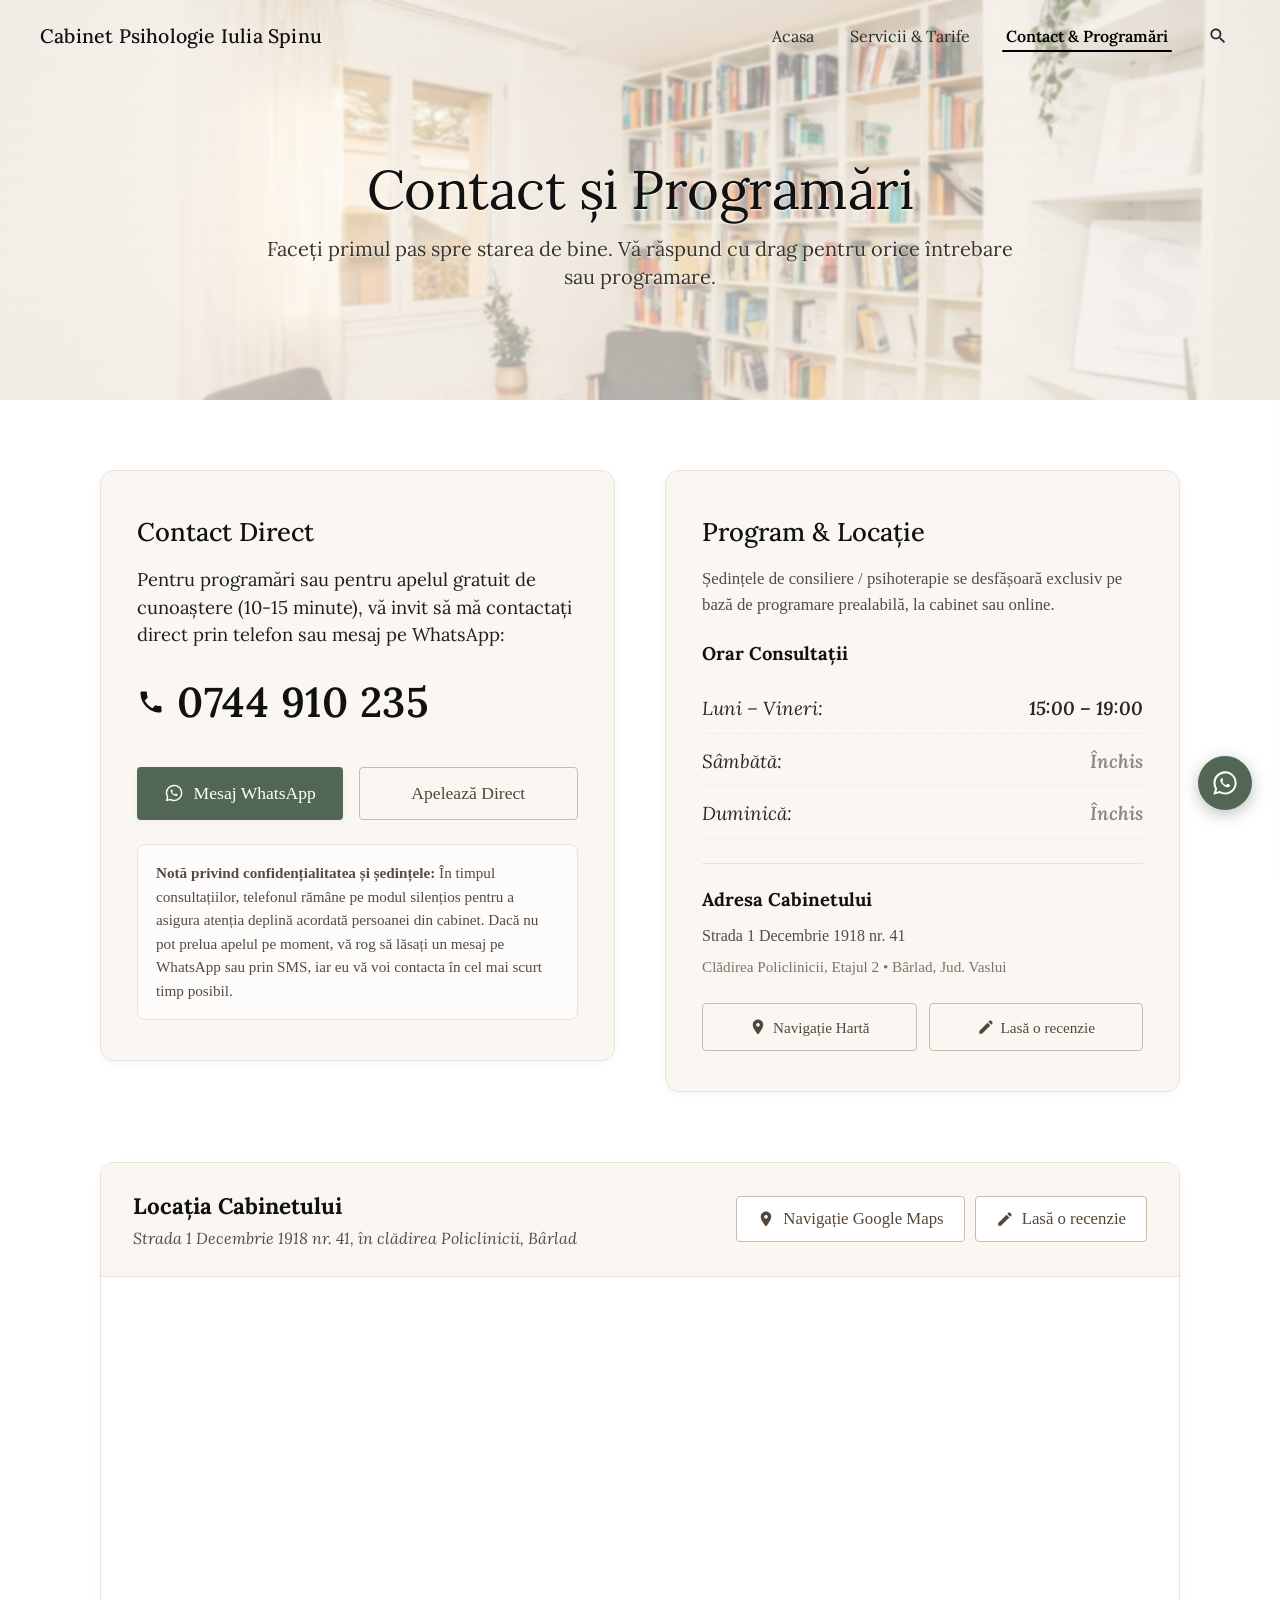
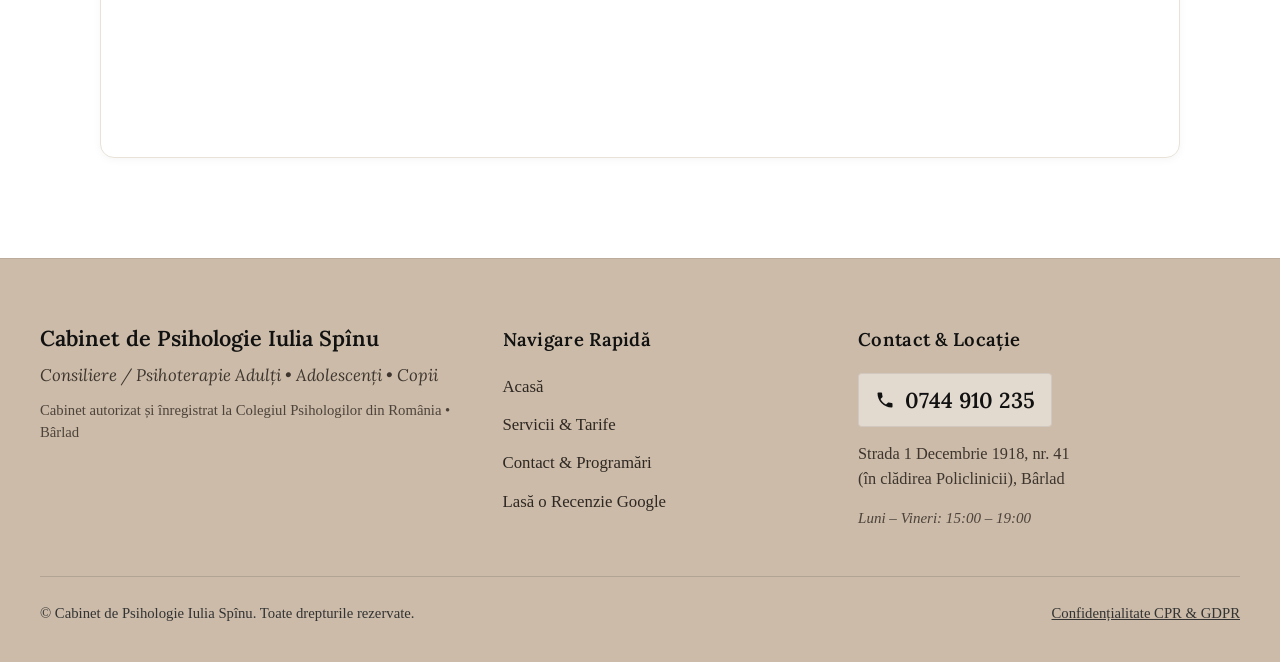
<file: contact.html>
<!DOCTYPE html>
<html lang="ro">
<head>
  <meta charset="UTF-8">
  <meta name="viewport" content="width=device-width, initial-scale=1.0, viewport-fit=cover">
  <meta http-equiv="X-Content-Type-Options" content="nosniff">
  <meta name="referrer" content="strict-origin-when-cross-origin">
  <meta name="theme-color" content="#9ca196">
  <title>Contact & Programări | Cabinet Psihologie Iulia Spînu Bârlad</title>
  <meta name="description" content="Contact și Programări Cabinet Individual de Psihologie Iulia Spînu Bârlad. Telefon: 0744 910 235. Strada 1 Decembrie 1918 nr. 41, Policlinică.">
  <meta property="og:title" content="Contact & Programări | Cabinet Psihologie Iulia Spînu">
  <meta property="og:description" content="Telefon 0744 910 235 • Strada 1 Decembrie 1918 nr. 41, Policlinică, Bârlad.">
  <meta property="og:type" content="website">
  <link rel="stylesheet" href="css/styles.css?v=1.2">
  <link rel="icon" type="image/jpeg" href="images/simple-header-blended.jpg">
</head>
<body>

  <!-- Navigation Bar -->
  <header class="site-header" role="banner">
    <div class="nav-container">
      <div class="brand-wrapper">
        <a href="index.html" class="brand-title">Cabinet Psihologie Iulia Spinu</a>
      </div>
      
      <div class="nav-actions">
        <nav aria-label="Navigare principală">
          <ul class="nav-links">
            <li><a href="index.html" class="nav-link">Acasa</a></li>
            <li><a href="servicii.html" class="nav-link">Servicii & Tarife</a></li>
            <li><a href="contact.html" class="nav-link active" aria-current="page">Contact & Programări</a></li>
          </ul>
        </nav>

        <button class="search-btn" aria-label="Caută pe site">
          <svg viewBox="0 0 24 24" aria-hidden="true">
            <path d="M15.5 14h-.79l-.28-.27C15.41 12.59 16 11.11 16 9.5 16 5.91 13.09 3 9.5 3S3 5.91 3 9.5 5.91 16 9.5 16c1.61 0 3.09-.59 4.23-1.57l.27.28v.79l5 4.99L20.49 19l-4.99-5zm-6 0C7.01 14 5 11.99 5 9.5S7.01 5 9.5 5 14 7.01 14 9.5 11.99 14 9.5 14z"/>
          </svg>
        </button>

        <button class="mobile-menu-toggle" aria-label="Deschide meniul de navigare" aria-expanded="false">
          <svg viewBox="0 0 24 24" aria-hidden="true">
            <path d="M3 18h18v-2H3v2zm0-5h18v-2H3v2zm0-7v2h18V6H3z"/>
          </svg>
        </button>
      </div>
    </div>
  </header>

  <!-- Mobile Drawer -->
  <div class="mobile-drawer-overlay" aria-hidden="true"></div>
  <aside class="mobile-nav-drawer" aria-label="Meniu mobil">
    <button class="drawer-close-btn" aria-label="Închide meniul">&times;</button>
    <ul class="mobile-drawer-links" style="display:flex !important; flex-direction:column !important; gap:16px !important; list-style:none !important; padding:0 !important; margin:0 !important;">
      <li><a href="index.html" class="mobile-drawer-link" style="display:flex !important; font-size:1.3rem !important; color:#222 !important; text-decoration:none !important; font-family:var(--font-heading, Georgia, serif) !important; padding:8px 0 !important; border-bottom:1px solid rgba(0,0,0,0.06) !important;">Acasa</a></li>
      <li><a href="servicii.html" class="mobile-drawer-link" style="display:flex !important; font-size:1.3rem !important; color:#222 !important; text-decoration:none !important; font-family:var(--font-heading, Georgia, serif) !important; padding:8px 0 !important; border-bottom:1px solid rgba(0,0,0,0.06) !important;">Servicii & Tarife</a></li>
      <li><a href="contact.html" class="mobile-drawer-link active" aria-current="page" style="display:flex !important; font-size:1.3rem !important; color:#222 !important; text-decoration:none !important; font-family:var(--font-heading, Georgia, serif) !important; padding:8px 0 !important; border-bottom:1px solid rgba(0,0,0,0.06) !important;">Contact & Programări</a></li>
    </ul>
  </aside>

  <!-- Search Modal -->
  <div class="search-modal" role="dialog" aria-modal="true" aria-labelledby="search-modal-title">
    <div class="search-dialog">
      <button class="search-close-btn" aria-label="Închide căutarea">&times;</button>
      <h3 id="search-modal-title">Căutare pe site</h3>
      <div class="search-input-wrapper">
        <input type="text" id="site-search-input" placeholder="Introduceți un cuvânt cheie (ex: adresa, program, telefon)..." autocomplete="off">
      </div>
      <ul class="search-results" aria-live="polite"></ul>
    </div>
  </div>

  <main>
    <!-- Hero Banner -->
    <section class="hero-banner page-hero">
      <div class="hero-overlay"></div>
      <div class="hero-content reveal">
        <h1 class="hero-title">Contact și Programări</h1>
        <p class="hero-subtitle" style="margin-top:14px; font-size:1.25rem;">
          Faceți primul pas spre starea de bine. Vă răspund cu drag pentru orice întrebare sau programare.
        </p>
      </div>
    </section>

    <!-- Contact Page Content -->
    <section class="contact-page-content">
      <div class="contact-layout-grid">

        <!-- Coloana Stânga: Contact Direct & Mesagerie -->
        <div class="contact-info-card reveal stagger-1">
          <h2 style="font-family:var(--font-heading); font-size:1.6rem; color:#111; margin-bottom:12px; font-weight:500;">
            Contact Direct
          </h2>

          <p class="contact-callout-text" style="font-size:1.15rem; margin-bottom:18px;">
            Pentru programări sau pentru apelul gratuit de cunoaștere (10-15 minute), vă invit să mă contactați direct prin telefon sau mesaj pe WhatsApp:
          </p>

          <a href="tel:0744910235" class="phone-big-link" aria-label="Apelează numărul 0744 910 235">
            <svg viewBox="0 0 24 24" width="28" height="28" fill="currentColor"><path d="M6.62 10.79c1.44 2.83 3.76 5.14 6.59 6.59l2.2-2.2c.27-.27.67-.36 1.02-.24 1.12.37 2.33.57 3.57.57.55 0 1 .45 1 1V20c0 .55-.45 1-1 1-9.39 0-17-7.61-17-17 0-.55.45-1 1-1h3.5c.55 0 1 .45 1 1 0 1.25.2 2.45.57 3.57.11.35.03.74-.25 1.02l-2.2 2.2z"/></svg>
            0744 910 235
          </a>

          <!-- Butoane Rapide de Contact -->
          <div class="quick-contact-actions" style="margin-bottom:24px;">
            <a href="https://wa.me/40744910235?text=Bun%C4%83%20ziua!%20A%C8%99%20dori%20o%20programare%20la%20cabinetul%20de%20psihologie." target="_blank" rel="noopener noreferrer" class="btn-whatsapp" style="flex:1; justify-content:center;">
              <svg viewBox="0 0 24 24"><path d="M12.04 2c-5.46 0-9.91 4.45-9.91 9.91 0 1.75.46 3.45 1.32 4.95L2.05 22l5.25-1.38c1.45.79 3.08 1.21 4.74 1.21 5.46 0 9.91-4.45 9.91-9.91 0-2.65-1.03-5.14-2.9-7.01A9.816 9.816 0 0 0 12.04 2m.01 1.67c2.2 0 4.26.86 5.82 2.41 1.56 1.56 2.41 3.63 2.41 5.83s-.85 4.27-2.41 5.83c-1.56 1.55-3.62 2.41-5.82 2.41-1.46 0-2.89-.38-4.14-1.11l-.3-.18-3.12.82.83-3.04-.2-.31c-.8-1.28-1.23-2.77-1.23-4.32 0-2.2 0.86-4.27 2.41-5.83 1.56-1.55 3.63-2.41 5.75-2.41m-2.82 4.14c-.16 0-.35.06-.53.27-.19.2-.72.7-.72 1.71 0 1.01.74 1.99.84 2.13.1.13 1.43 2.29 3.53 3.12 1.74.69 2.09.55 2.47.51.38-.03 1.22-.5 1.4-.98.17-.48.17-.89.12-.98-.05-.09-.2-.14-.42-.25-.22-.11-1.3-.64-1.5-.72-.2-.07-.35-.11-.5.11-.15.22-.58.72-.71.87-.13.15-.26.17-.48.06-.22-.11-.93-.34-1.77-1.09-.65-.58-1.09-1.3-1.22-1.52-.13-.22-.01-.34.1-.45.1-.1.22-.26.33-.39.11-.13.15-.22.22-.37.07-.15.04-.28-.02-.39-.06-.11-.5-1.21-.69-1.65-.18-.44-.37-.38-.5-.38z"/></svg>
              Mesaj WhatsApp
            </a>
            <a href="tel:0744910235" class="btn-secondary" style="flex:1; justify-content:center;">
              Apelează Direct
            </a>
          </div>

          <!-- Notă discretă pentru confidențialitate și apeluri -->
          <div style="background:rgba(255,255,255,0.7); border:1px solid var(--color-border); border-radius:var(--radius-md); padding:16px 18px; font-size:0.95rem; color:var(--color-text-soft); line-height:1.55;">
            <p style="margin:0;">
              <strong>Notă privind confidențialitatea și ședințele:</strong> În timpul consultațiilor, telefonul rămâne pe modul silențios pentru a asigura atenția deplină acordată persoanei din cabinet. Dacă nu pot prelua apelul pe moment, vă rog să lăsați un mesaj pe WhatsApp sau prin SMS, iar eu vă voi contacta în cel mai scurt timp posibil.
            </p>
          </div>
        </div>

        <!-- Coloana Dreapta: Program & Locație Cabinet -->
        <div class="contact-info-card reveal stagger-2">
          <h2 style="font-family:var(--font-heading); font-size:1.6rem; color:#111; margin-bottom:12px; font-weight:500;">
            Program & Locație
          </h2>

          <p style="font-size:1.05rem; color:var(--color-text-soft); margin-bottom:20px; line-height:1.55;">
            Ședințele de consiliere / psihoterapie se desfășoară exclusiv pe bază de programare prealabilă, la cabinet sau online.
          </p>

          <!-- Program de Lucru -->
          <div class="schedule-list-detailed" id="program" style="border-top:none; padding-top:0; margin-bottom:24px;">
            <h3 style="font-family:var(--font-heading); font-size:1.15rem; margin-bottom:12px; color:#111;">Orar Consultații</h3>
            
            <div class="schedule-row">
              <span>Luni – Vineri:</span>
              <span>15:00 – 19:00</span>
            </div>
            
            <div class="schedule-row">
              <span>Sâmbătă:</span>
              <span style="color:#888;">Închis</span>
            </div>
            
            <div class="schedule-row">
              <span>Duminică:</span>
              <span style="color:#888;">Închis</span>
            </div>
          </div>

          <!-- Adresă și repere -->
          <div style="border-top:1px solid var(--color-border); padding-top:20px; margin-bottom:24px;">
            <h3 style="font-family:var(--font-heading); font-size:1.15rem; margin-bottom:8px; color:#111;">Adresa Cabinetului</h3>
            <p style="font-size:1rem; color:var(--color-text-soft); margin:0 0 4px;">
              Strada 1 Decembrie 1918 nr. 41
            </p>
            <p style="font-size:0.95rem; color:var(--color-text-muted); margin:0;">
              Clădirea Policlinicii, Etajul 2 • Bârlad, Jud. Vaslui
            </p>
          </div>

          <div style="display:flex; gap:12px; flex-wrap:wrap;">
            <a href="https://maps.google.com/?q=46.227387,27.665468" target="_blank" rel="noopener noreferrer" class="btn-secondary" style="flex:1; justify-content:center; font-size:0.95rem; padding:10px 16px;">
              <svg viewBox="0 0 24 24" width="18" height="18" fill="currentColor" style="margin-right:6px;"><path d="M12 2C8.13 2 5 5.13 5 9c0 5.25 7 13 7 13s7-7.75 7-13c0-3.87-3.13-7-7-7zm0 9.5c-1.38 0-2.5-1.12-2.5-2.5s1.12-2.5 2.5-2.5 2.5 1.12 2.5 2.5-1.12 2.5-2.5 2.5z"/></svg>
              Navigație Hartă
            </a>
            <a href="https://g.page/r/CTEVs4ZDKVDIEBM/review" target="_blank" rel="noopener noreferrer" class="btn-secondary" style="flex:1; justify-content:center; font-size:0.95rem; padding:10px 16px;">
              <svg viewBox="0 0 24 24" width="18" height="18" fill="currentColor" style="margin-right:6px;"><path d="M3 17.25V21h3.75L17.81 9.94l-3.75-3.75L3 17.25zM20.71 7.04c.39-.39.39-1.02 0-1.41l-2.34-2.34c-.39-.39-1.02-.39-1.41 0l-1.83 1.83 3.75 3.75 1.83-1.83z"/></svg>
              Lasă o recenzie
            </a>
          </div>
        </div>

      </div>

      <!-- Secțiune Hartă & Adresă Detaliată -->
      <div class="map-full-section reveal" id="locatie">
        <div class="map-header-bar">
          <div>
            <h3>Locația Cabinetului</h3>
            <p>Strada 1 Decembrie 1918 nr. 41, în clădirea Policlinicii, Bârlad</p>
          </div>
          <div style="display:flex; gap:10px; flex-wrap:wrap;">
            <a href="https://maps.google.com/?q=46.227387,27.665468" target="_blank" rel="noopener noreferrer" class="map-directions-btn">
              <svg viewBox="0 0 24 24" width="18" height="18" fill="currentColor"><path d="M12 2C8.13 2 5 5.13 5 9c0 5.25 7 13 7 13s7-7.75 7-13c0-3.87-3.13-7-7-7zm0 9.5c-1.38 0-2.5-1.12-2.5-2.5s1.12-2.5 2.5-2.5 2.5 1.12 2.5 2.5-1.12 2.5-2.5 2.5z"/></svg>
              Navigație Google Maps
            </a>
            <a href="https://g.page/r/CTEVs4ZDKVDIEBM/review" target="_blank" rel="noopener noreferrer" class="map-directions-btn">
              <svg viewBox="0 0 24 24" width="18" height="18" fill="currentColor"><path d="M3 17.25V21h3.75L17.81 9.94l-3.75-3.75L3 17.25zM20.71 7.04c.39-.39.39-1.02 0-1.41l-2.34-2.34c-.39-.39-1.02-.39-1.41 0l-1.83 1.83 3.75 3.75 1.83-1.83z"/></svg>
              Lasă o recenzie
            </a>
          </div>
        </div>

        <!-- Google Maps Embed Securizat -->
        <div class="map-iframe-container">
          <iframe 
            src="https://maps.google.com/maps?q=46.227387,27.665468&amp;hl=ro&amp;z=17&amp;output=embed" 
            title="Locație Cabinet Psihologie Iulia Spînu Bârlad"
            loading="lazy" 
            allowfullscreen
            referrerpolicy="no-referrer-when-downgrade">
          </iframe>
        </div>
      </div>

    </section>
  </main>

  <!-- Butoane Plutitoare (WhatsApp Calmat & Back to Top) -->
  <div class="floating-actions-container" aria-label="Acțiuni rapide">
    <a href="https://wa.me/40744910235?text=Bun%C4%83%20ziua!%20A%C8%99%20dori%20o%20programare." target="_blank" rel="noopener noreferrer" class="btn-float-whatsapp" aria-label="Trimite mesaj pe WhatsApp la 0744 910 235">
      <svg viewBox="0 0 24 24">
        <path d="M12.04 2c-5.46 0-9.91 4.45-9.91 9.91 0 1.75.46 3.45 1.32 4.95L2.05 22l5.25-1.38c1.45.79 3.08 1.21 4.74 1.21 5.46 0 9.91-4.45 9.91-9.91 0-2.65-1.03-5.14-2.9-7.01A9.816 9.816 0 0 0 12.04 2m.01 1.67c2.2 0 4.26.86 5.82 2.41 1.56 1.56 2.41 3.63 2.41 5.83s-.85 4.27-2.41 5.83c-1.56 1.55-3.62 2.41-5.82 2.41-1.46 0-2.89-.38-4.14-1.11l-.3-.18-3.12.82.83-3.04-.2-.31c-.8-1.28-1.23-2.77-1.23-4.32 0-2.2 0.86-4.27 2.41-5.83 1.56-1.55 3.63-2.41 5.75-2.41m-2.82 4.14c-.16 0-.35.06-.53.27-.19.2-.72.7-.72 1.71 0 1.01.74 1.99.84 2.13.1.13 1.43 2.29 3.53 3.12 1.74.69 2.09.55 2.47.51.38-.03 1.22-.5 1.4-.98.17-.48.17-.89.12-.98-.05-.09-.2-.14-.42-.25-.22-.11-1.3-.64-1.5-.72-.2-.07-.35-.11-.5.11-.15.22-.58.72-.71.87-.13.15-.26.17-.48.06-.22-.11-.93-.34-1.77-1.09-.65-.58-1.09-1.3-1.22-1.52-.13-.22-.01-.34.1-.45.1-.1.22-.26.33-.39.11-.13.15-.22.22-.37.07-.15.04-.28-.02-.39-.06-.11-.5-1.21-.69-1.65-.18-.44-.37-.38-.5-.38z"/>
      </svg>
    </a>

    <button class="btn-back-to-top" aria-label="Înapoi sus">
      <svg viewBox="0 0 24 24"><path d="M7.41 15.41L12 10.83l4.59 4.58L18 14l-6-6-6 6z"/></svg>
    </button>
  </div>

  <!-- Footer -->
  <footer class="site-footer" role="contentinfo">
    <div class="footer-container">
      <div class="footer-grid">

        <!-- Coloana 1: Identitate Cabinet -->
        <div class="footer-col footer-col-brand">
          <h3 class="footer-brand-title">Cabinet de Psihologie Iulia Spînu</h3>
          <p class="footer-brand-sub">Consiliere / Psihoterapie Adulți • Adolescenți • Copii</p>
          <p class="footer-credential">Cabinet autorizat și înregistrat la Colegiul Psihologilor din România • Bârlad</p>
        </div>

        <!-- Coloana 2: Navigare Rapidă -->
        <div class="footer-col footer-col-links">
          <h4 class="footer-col-heading">Navigare Rapidă</h4>
          <ul class="footer-nav-list">
            <li><a href="index.html" class="footer-nav-link">Acasă</a></li>
            <li><a href="servicii.html" class="footer-nav-link">Servicii & Tarife</a></li>
            <li><a href="contact.html" class="footer-nav-link">Contact & Programări</a></li>
            <li><a href="https://g.page/r/CTEVs4ZDKVDIEBM/review" target="_blank" rel="noopener noreferrer" class="footer-nav-link">Lasă o Recenzie Google</a></li>
          </ul>
        </div>

        <!-- Coloana 3: Contact & Locație Aliniat Corect -->
        <div class="footer-col footer-col-contact">
          <h4 class="footer-col-heading">Contact & Locație</h4>
          <div class="footer-contact-details">
            <a href="tel:0744910235" class="footer-phone-highlight" aria-label="Apelează numărul 0744 910 235">
              <svg viewBox="0 0 24 24"><path d="M6.62 10.79c1.44 2.83 3.76 5.14 6.59 6.59l2.2-2.2c.27-.27.67-.36 1.02-.24 1.12.37 2.33.57 3.57.57.55 0 1 .45 1 1V20c0 .55-.45 1-1 1-9.39 0-17-7.61-17-17 0-.55.45-1 1-1h3.5c.55 0 1 .45 1 1 0 1.25.2 2.45.57 3.57.11.35.03.74-.25 1.02l-2.2 2.2z"/></svg>
              <span>0744 910 235</span>
            </a>
            <p class="footer-address">
              Strada 1 Decembrie 1918, nr. 41<br>
              (în clădirea Policlinicii), Bârlad
            </p>
            <p class="footer-hours">Luni – Vineri: 15:00 – 19:00</p>
          </div>
        </div>

      </div>

      <div class="footer-bottom-bar">
        <span>&copy; Cabinet de Psihologie Iulia Spînu. Toate drepturile rezervate.</span>
        <span><a href="confidentialitate.html" style="color:inherit; text-decoration:underline;">Confidențialitate CPR & GDPR</a></span>
      </div>
    </div>
  </footer>

  <script src="js/main.js?v=1.2" defer></script>
</body>
</html>
</file>
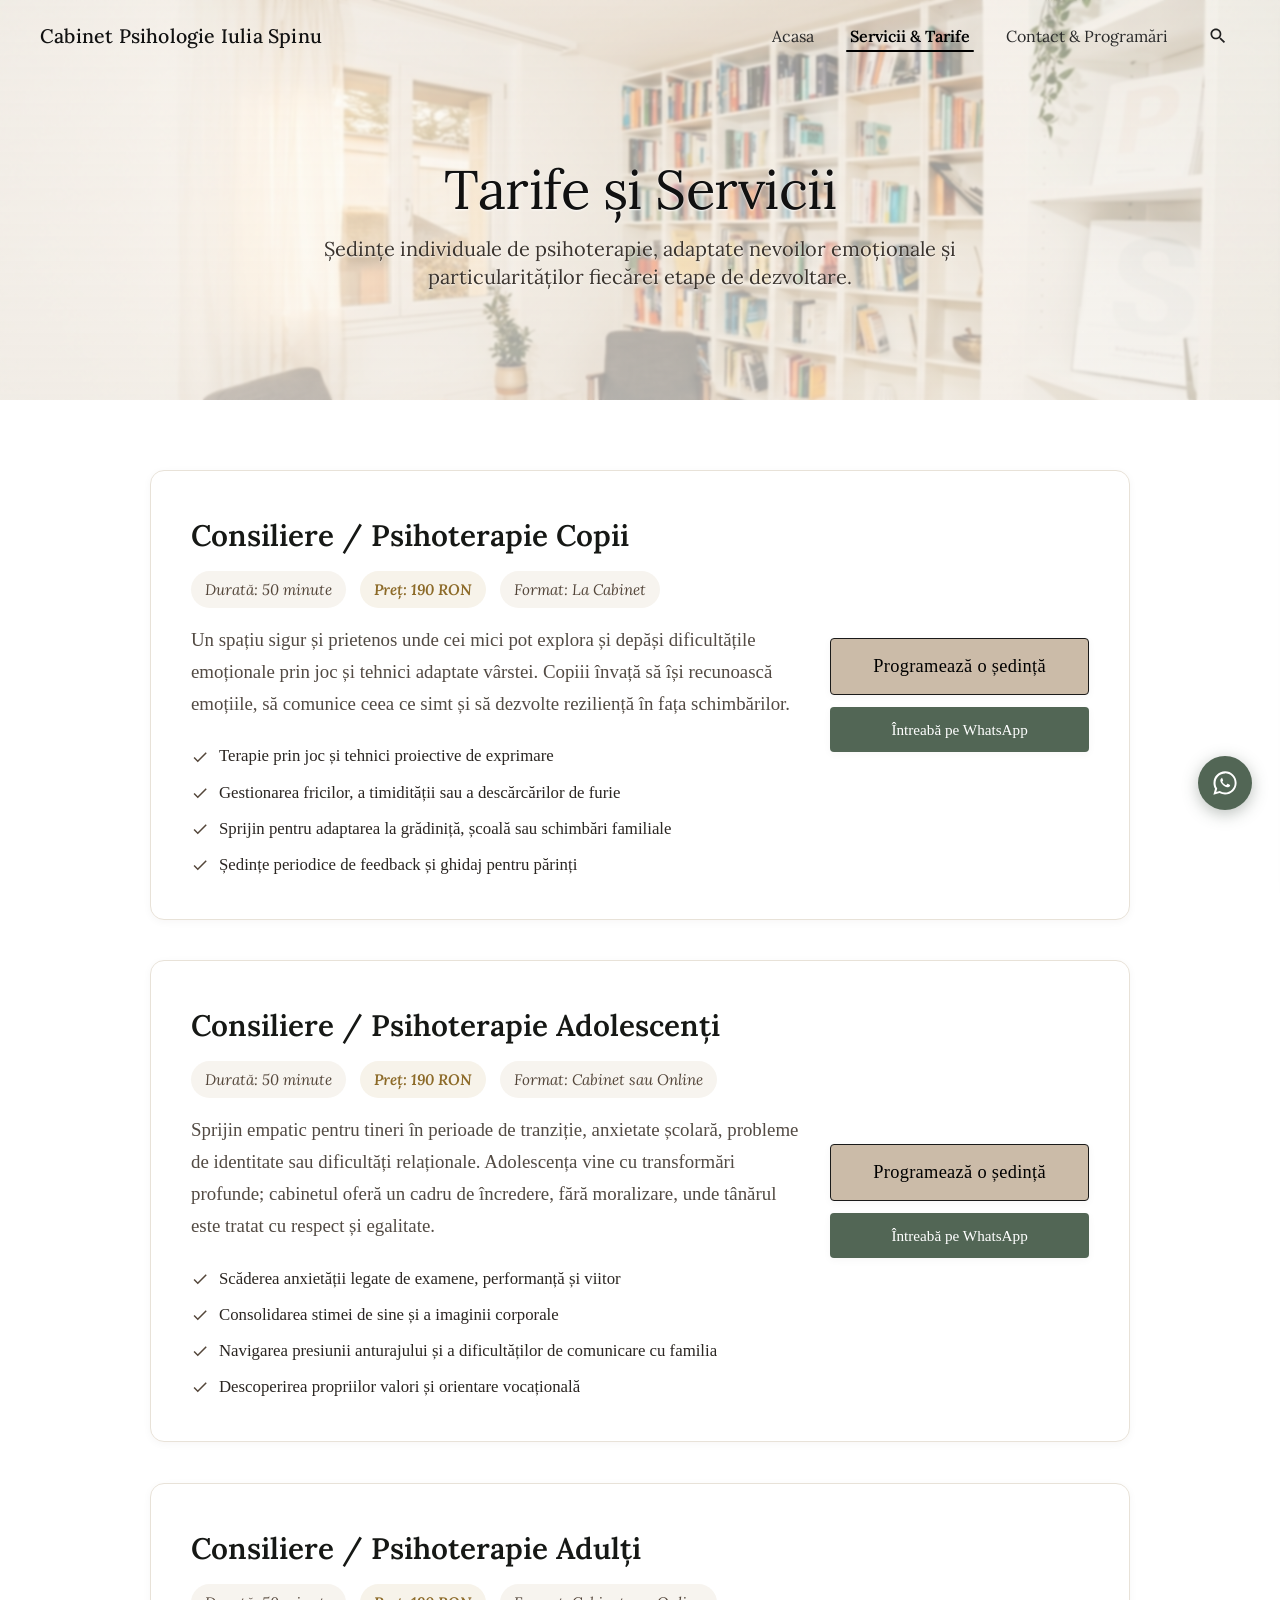
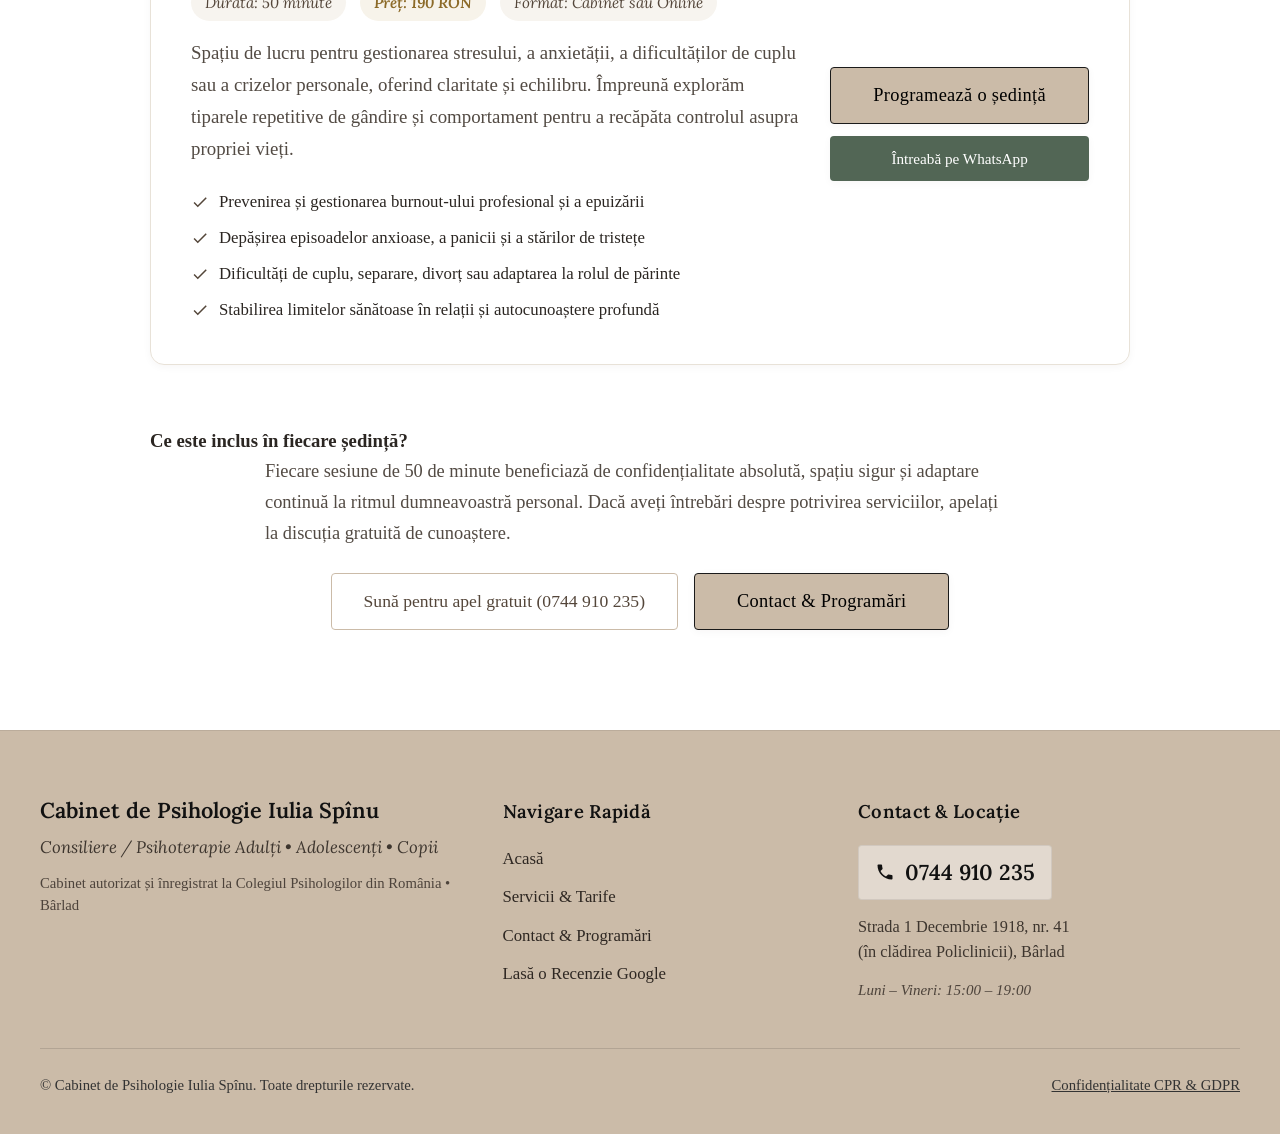
<file: servicii.html>
<!DOCTYPE html>
<html lang="ro">
<head>
  <meta charset="UTF-8">
  <meta name="viewport" content="width=device-width, initial-scale=1.0, viewport-fit=cover">
  <meta http-equiv="X-Content-Type-Options" content="nosniff">
  <meta name="referrer" content="strict-origin-when-cross-origin">
  <meta name="theme-color" content="#9ca196">
  <title>Tarife și Servicii Psihologice | Cabinet Iulia Spînu Bârlad</title>
  <meta name="description" content="Servicii și tarife transparente: Psihoterapie și consiliere pentru adulți, adolescenți și copii la Cabinetul Individual de Psihologie Iulia Spînu din Bârlad. Durată: 50 min. Preț: 190 RON.">
  <meta property="og:title" content="Tarife și Servicii | Cabinet Psihologie Iulia Spînu">
  <meta property="og:description" content="Psihoterapie și consiliere pentru adulți, adolescenți și copii. Durată 50 min • Preț 190 RON.">
  <meta property="og:type" content="website">
  <link rel="stylesheet" href="css/styles.css?v=1.2">
  <link rel="icon" type="image/jpeg" href="images/simple-header-blended.jpg">
</head>
<body>

  <!-- Navigation Bar -->
  <header class="site-header" role="banner">
    <div class="nav-container">
      <div class="brand-wrapper">
        <a href="index.html" class="brand-title">Cabinet Psihologie Iulia Spinu</a>
      </div>
      
      <div class="nav-actions">
        <nav aria-label="Navigare principală">
          <ul class="nav-links">
            <li><a href="index.html" class="nav-link">Acasa</a></li>
            <li><a href="servicii.html" class="nav-link active" aria-current="page">Servicii & Tarife</a></li>
            <li><a href="contact.html" class="nav-link">Contact & Programări</a></li>
          </ul>
        </nav>

        <button class="search-btn" aria-label="Caută pe site">
          <svg viewBox="0 0 24 24" aria-hidden="true">
            <path d="M15.5 14h-.79l-.28-.27C15.41 12.59 16 11.11 16 9.5 16 5.91 13.09 3 9.5 3S3 5.91 3 9.5 5.91 16 9.5 16c1.61 0 3.09-.59 4.23-1.57l.27.28v.79l5 4.99L20.49 19l-4.99-5zm-6 0C7.01 14 5 11.99 5 9.5S7.01 5 9.5 5 14 7.01 14 9.5 11.99 14 9.5 14z"/>
          </svg>
        </button>

        <button class="mobile-menu-toggle" aria-label="Deschide meniul de navigare" aria-expanded="false">
          <svg viewBox="0 0 24 24" aria-hidden="true">
            <path d="M3 18h18v-2H3v2zm0-5h18v-2H3v2zm0-7v2h18V6H3z"/>
          </svg>
        </button>
      </div>
    </div>
  </header>

  <!-- Mobile Drawer -->
  <div class="mobile-drawer-overlay" aria-hidden="true"></div>
  <aside class="mobile-nav-drawer" aria-label="Meniu mobil">
    <button class="drawer-close-btn" aria-label="Închide meniul">&times;</button>
    <ul class="mobile-drawer-links" style="display:flex !important; flex-direction:column !important; gap:16px !important; list-style:none !important; padding:0 !important; margin:0 !important;">
      <li><a href="index.html" class="mobile-drawer-link" style="display:flex !important; font-size:1.3rem !important; color:#222 !important; text-decoration:none !important; font-family:var(--font-heading, Georgia, serif) !important; padding:8px 0 !important; border-bottom:1px solid rgba(0,0,0,0.06) !important;">Acasa</a></li>
      <li><a href="servicii.html" class="mobile-drawer-link active" aria-current="page" style="display:flex !important; font-size:1.3rem !important; color:#222 !important; text-decoration:none !important; font-family:var(--font-heading, Georgia, serif) !important; padding:8px 0 !important; border-bottom:1px solid rgba(0,0,0,0.06) !important;">Servicii & Tarife</a></li>
      <li><a href="contact.html" class="mobile-drawer-link" style="display:flex !important; font-size:1.3rem !important; color:#222 !important; text-decoration:none !important; font-family:var(--font-heading, Georgia, serif) !important; padding:8px 0 !important; border-bottom:1px solid rgba(0,0,0,0.06) !important;">Contact & Programări</a></li>
    </ul>
  </aside>

  <!-- Search Modal -->
  <div class="search-modal" role="dialog" aria-modal="true" aria-labelledby="search-modal-title">
    <div class="search-dialog">
      <button class="search-close-btn" aria-label="Închide căutarea">&times;</button>
      <h3 id="search-modal-title">Căutare pe site</h3>
      <div class="search-input-wrapper">
        <input type="text" id="site-search-input" placeholder="Introduceți un cuvânt cheie (ex: copii, tarife, preț)..." autocomplete="off">
      </div>
      <ul class="search-results" aria-live="polite"></ul>
    </div>
  </div>

  <main>
    <!-- Hero Banner -->
    <section class="hero-banner page-hero">
      <div class="hero-overlay"></div>
      <div class="hero-content reveal">
        <h1 class="hero-title">Tarife și Servicii</h1>
        <p class="hero-subtitle" style="margin-top:14px; font-size:1.25rem;">
          Ședințe individuale de psihoterapie, adaptate nevoilor emoționale și particularităților fiecărei etape de dezvoltare.
        </p>
      </div>
    </section>

    <!-- Services Detail Content -->
    <section class="services-page-content">
      <div class="services-list-detailed">

        <!-- Service 1: Consiliere Copii -->
        <article class="service-detailed-card reveal stagger-1" id="copii">
          <div>
            <div class="service-detailed-header">
              <h2 class="service-detailed-title">Consiliere / Psihoterapie Copii</h2>
              <div class="service-meta-pills">
                <span class="meta-pill">Durată: 50 minute</span>
                <span class="meta-pill price-pill">Preț: 190 RON</span>
                <span class="meta-pill">Format: La Cabinet</span>
              </div>
            </div>
            <p class="service-detailed-desc">
              Un spațiu sigur și prietenos unde cei mici pot explora și depăși dificultățile emoționale prin joc și tehnici adaptate vârstei. Copiii învață să își recunoască emoțiile, să comunice ceea ce simt și să dezvolte reziliență în fața schimbărilor.
            </p>
            <ul class="service-benefits-list">
              <li>
                <svg viewBox="0 0 24 24"><path d="M9 16.17L4.83 12l-1.42 1.41L9 19 21 7l-1.41-1.41z"/></svg>
                <span>Terapie prin joc și tehnici proiective de exprimare</span>
              </li>
              <li>
                <svg viewBox="0 0 24 24"><path d="M9 16.17L4.83 12l-1.42 1.41L9 19 21 7l-1.41-1.41z"/></svg>
                <span>Gestionarea fricilor, a timidității sau a descărcărilor de furie</span>
              </li>
              <li>
                <svg viewBox="0 0 24 24"><path d="M9 16.17L4.83 12l-1.42 1.41L9 19 21 7l-1.41-1.41z"/></svg>
                <span>Sprijin pentru adaptarea la grădiniță, școală sau schimbări familiale</span>
              </li>
              <li>
                <svg viewBox="0 0 24 24"><path d="M9 16.17L4.83 12l-1.42 1.41L9 19 21 7l-1.41-1.41z"/></svg>
                <span>Ședințe periodice de feedback și ghidaj pentru părinți</span>
              </li>
            </ul>
          </div>

          <div class="service-action-col">
            <a href="contact.html" class="btn-primary" style="width:100%; text-align:center;">
              Programează o ședință
            </a>
            <a href="https://wa.me/40744910235?text=Bun%C4%83%20ziua!%20A%C8%99%20dori%20o%20programare%20pentru%20consiliere%20/%20psihoterapie%20copil." target="_blank" rel="noopener noreferrer" class="btn-whatsapp" style="width:100%; justify-content:center; font-size:0.95rem; padding:10px 16px;">
              Întreabă pe WhatsApp
            </a>
          </div>
        </article>

        <!-- Service 2: Consiliere Adolescenți -->
        <article class="service-detailed-card reveal stagger-2" id="adolescenti">
          <div>
            <div class="service-detailed-header">
              <h2 class="service-detailed-title">Consiliere / Psihoterapie Adolescenți</h2>
              <div class="service-meta-pills">
                <span class="meta-pill">Durată: 50 minute</span>
                <span class="meta-pill price-pill">Preț: 190 RON</span>
                <span class="meta-pill">Format: Cabinet sau Online</span>
              </div>
            </div>
            <p class="service-detailed-desc">
              Sprijin empatic pentru tineri în perioade de tranziție, anxietate școlară, probleme de identitate sau dificultăți relaționale. Adolescența vine cu transformări profunde; cabinetul oferă un cadru de încredere, fără moralizare, unde tânărul este tratat cu respect și egalitate.
            </p>
            <ul class="service-benefits-list">
              <li>
                <svg viewBox="0 0 24 24"><path d="M9 16.17L4.83 12l-1.42 1.41L9 19 21 7l-1.41-1.41z"/></svg>
                <span>Scăderea anxietății legate de examene, performanță și viitor</span>
              </li>
              <li>
                <svg viewBox="0 0 24 24"><path d="M9 16.17L4.83 12l-1.42 1.41L9 19 21 7l-1.41-1.41z"/></svg>
                <span>Consolidarea stimei de sine și a imaginii corporale</span>
              </li>
              <li>
                <svg viewBox="0 0 24 24"><path d="M9 16.17L4.83 12l-1.42 1.41L9 19 21 7l-1.41-1.41z"/></svg>
                <span>Navigarea presiunii anturajului și a dificultăților de comunicare cu familia</span>
              </li>
              <li>
                <svg viewBox="0 0 24 24"><path d="M9 16.17L4.83 12l-1.42 1.41L9 19 21 7l-1.41-1.41z"/></svg>
                <span>Descoperirea propriilor valori și orientare vocațională</span>
              </li>
            </ul>
          </div>

          <div class="service-action-col">
            <a href="contact.html" class="btn-primary" style="width:100%; text-align:center;">
              Programează o ședință
            </a>
            <a href="https://wa.me/40744910235?text=Bun%C4%83%20ziua!%20A%C8%99%20dori%20o%20programare%20pentru%20consiliere%20/%20psihoterapie%20adolescent." target="_blank" rel="noopener noreferrer" class="btn-whatsapp" style="width:100%; justify-content:center; font-size:0.95rem; padding:10px 16px;">
              Întreabă pe WhatsApp
            </a>
          </div>
        </article>

        <!-- Service 3: Consiliere Adulți -->
        <article class="service-detailed-card reveal stagger-3" id="adulti">
          <div>
            <div class="service-detailed-header">
              <h2 class="service-detailed-title">Consiliere / Psihoterapie Adulți</h2>
              <div class="service-meta-pills">
                <span class="meta-pill">Durată: 50 minute</span>
                <span class="meta-pill price-pill">Preț: 190 RON</span>
                <span class="meta-pill">Format: Cabinet sau Online</span>
              </div>
            </div>
            <p class="service-detailed-desc">
              Spațiu de lucru pentru gestionarea stresului, a anxietății, a dificultăților de cuplu sau a crizelor personale, oferind claritate și echilibru. Împreună explorăm tiparele repetitive de gândire și comportament pentru a recăpăta controlul asupra propriei vieți.
            </p>
            <ul class="service-benefits-list">
              <li>
                <svg viewBox="0 0 24 24"><path d="M9 16.17L4.83 12l-1.42 1.41L9 19 21 7l-1.41-1.41z"/></svg>
                <span>Prevenirea și gestionarea burnout-ului profesional și a epuizării</span>
              </li>
              <li>
                <svg viewBox="0 0 24 24"><path d="M9 16.17L4.83 12l-1.42 1.41L9 19 21 7l-1.41-1.41z"/></svg>
                <span>Depășirea episoadelor anxioase, a panicii și a stărilor de tristețe</span>
              </li>
              <li>
                <svg viewBox="0 0 24 24"><path d="M9 16.17L4.83 12l-1.42 1.41L9 19 21 7l-1.41-1.41z"/></svg>
                <span>Dificultăți de cuplu, separare, divorț sau adaptarea la rolul de părinte</span>
              </li>
              <li>
                <svg viewBox="0 0 24 24"><path d="M9 16.17L4.83 12l-1.42 1.41L9 19 21 7l-1.41-1.41z"/></svg>
                <span>Stabilirea limitelor sănătoase în relații și autocunoaștere profundă</span>
              </li>
            </ul>
          </div>

          <div class="service-action-col">
            <a href="contact.html" class="btn-primary" style="width:100%; text-align:center;">
              Programează o ședință
            </a>
            <a href="https://wa.me/40744910235?text=Bun%C4%83%20ziua!%20A%C8%99%20dori%20o%20programare%20pentru%20consiliere%20/%20psihoterapie%20adult." target="_blank" rel="noopener noreferrer" class="btn-whatsapp" style="width:100%; justify-content:center; font-size:0.95rem; padding:10px 16px;">
              Întreabă pe WhatsApp
            </a>
          </div>
        </article>

      </div>

      <!-- Notă de încredere / Ce include ședința -->
      <div class="services-cta-box reveal" style="border-radius:var(--radius-lg); margin-top:60px;">
        <h3>Ce este inclus în fiecare ședință?</h3>
        <p style="font-size:1.15rem; color:var(--color-text-soft); max-width:750px; margin:0 auto 24px;">
          Fiecare sesiune de 50 de minute beneficiază de confidențialitate absolută, spațiu sigur și adaptare continuă la ritmul dumneavoastră personal. Dacă aveți întrebări despre potrivirea serviciilor, apelați la discuția gratuită de cunoaștere.
        </p>
        <div style="display:flex; justify-content:center; gap:16px; flex-wrap:wrap;">
          <a href="tel:0744910235" class="btn-secondary">
            Sună pentru apel gratuit (0744 910 235)
          </a>
          <a href="contact.html" class="btn-primary">
            Contact & Programări
          </a>
        </div>
      </div>
    </section>
  </main>

  <!-- Butoane Plutitoare (WhatsApp & Back to Top) -->
  <div class="floating-actions-container" aria-label="Acțiuni rapide">
    <a href="https://wa.me/40744910235?text=Bun%C4%83%20ziua!%20A%C8%99%20dori%20informa%C8%9Bii%20despre%20servicii." target="_blank" rel="noopener noreferrer" class="btn-float-whatsapp" aria-label="Trimite mesaj pe WhatsApp la 0744 910 235">
      <svg viewBox="0 0 24 24">
        <path d="M12.04 2c-5.46 0-9.91 4.45-9.91 9.91 0 1.75.46 3.45 1.32 4.95L2.05 22l5.25-1.38c1.45.79 3.08 1.21 4.74 1.21 5.46 0 9.91-4.45 9.91-9.91 0-2.65-1.03-5.14-2.9-7.01A9.816 9.816 0 0 0 12.04 2m.01 1.67c2.2 0 4.26.86 5.82 2.41 1.56 1.56 2.41 3.63 2.41 5.83s-.85 4.27-2.41 5.83c-1.56 1.55-3.62 2.41-5.82 2.41-1.46 0-2.89-.38-4.14-1.11l-.3-.18-3.12.82.83-3.04-.2-.31c-.8-1.28-1.23-2.77-1.23-4.32 0-2.2 0.86-4.27 2.41-5.83 1.56-1.55 3.63-2.41 5.75-2.41m-2.82 4.14c-.16 0-.35.06-.53.27-.19.2-.72.7-.72 1.71 0 1.01.74 1.99.84 2.13.1.13 1.43 2.29 3.53 3.12 1.74.69 2.09.55 2.47.51.38-.03 1.22-.5 1.4-.98.17-.48.17-.89.12-.98-.05-.09-.2-.14-.42-.25-.22-.11-1.3-.64-1.5-.72-.2-.07-.35-.11-.5.11-.15.22-.58.72-.71.87-.13.15-.26.17-.48.06-.22-.11-.93-.34-1.77-1.09-.65-.58-1.09-1.3-1.22-1.52-.13-.22-.01-.34.1-.45.1-.1.22-.26.33-.39.11-.13.15-.22.22-.37.07-.15.04-.28-.02-.39-.06-.11-.5-1.21-.69-1.65-.18-.44-.37-.38-.5-.38z"/>
      </svg>
    </a>

    <button class="btn-back-to-top" aria-label="Înapoi sus">
      <svg viewBox="0 0 24 24"><path d="M7.41 15.41L12 10.83l4.59 4.58L18 14l-6-6-6 6z"/></svg>
    </button>
  </div>

  <!-- Footer -->
  <footer class="site-footer" role="contentinfo">
    <div class="footer-container">
      <div class="footer-grid">

        <!-- Coloana 1: Identitate Cabinet -->
        <div class="footer-col footer-col-brand">
          <h3 class="footer-brand-title">Cabinet de Psihologie Iulia Spînu</h3>
          <p class="footer-brand-sub">Consiliere / Psihoterapie Adulți • Adolescenți • Copii</p>
          <p class="footer-credential">Cabinet autorizat și înregistrat la Colegiul Psihologilor din România • Bârlad</p>
        </div>

        <!-- Coloana 2: Navigare Rapidă -->
        <div class="footer-col footer-col-links">
          <h4 class="footer-col-heading">Navigare Rapidă</h4>
          <ul class="footer-nav-list">
            <li><a href="index.html" class="footer-nav-link">Acasă</a></li>
            <li><a href="servicii.html" class="footer-nav-link">Servicii & Tarife</a></li>
            <li><a href="contact.html" class="footer-nav-link">Contact & Programări</a></li>
            <li><a href="https://g.page/r/CTEVs4ZDKVDIEBM/review" target="_blank" rel="noopener noreferrer" class="footer-nav-link">Lasă o Recenzie Google</a></li>
          </ul>
        </div>

        <!-- Coloana 3: Contact & Locație Aliniat Corect -->
        <div class="footer-col footer-col-contact">
          <h4 class="footer-col-heading">Contact & Locație</h4>
          <div class="footer-contact-details">
            <a href="tel:0744910235" class="footer-phone-highlight" aria-label="Apelează numărul 0744 910 235">
              <svg viewBox="0 0 24 24"><path d="M6.62 10.79c1.44 2.83 3.76 5.14 6.59 6.59l2.2-2.2c.27-.27.67-.36 1.02-.24 1.12.37 2.33.57 3.57.57.55 0 1 .45 1 1V20c0 .55-.45 1-1 1-9.39 0-17-7.61-17-17 0-.55.45-1 1-1h3.5c.55 0 1 .45 1 1 0 1.25.2 2.45.57 3.57.11.35.03.74-.25 1.02l-2.2 2.2z"/></svg>
              <span>0744 910 235</span>
            </a>
            <p class="footer-address">
              Strada 1 Decembrie 1918, nr. 41<br>
              (în clădirea Policlinicii), Bârlad
            </p>
            <p class="footer-hours">Luni – Vineri: 15:00 – 19:00</p>
          </div>
        </div>

      </div>

      <div class="footer-bottom-bar">
        <span>&copy; Cabinet de Psihologie Iulia Spînu. Toate drepturile rezervate.</span>
        <span><a href="confidentialitate.html" style="color:inherit; text-decoration:underline;">Confidențialitate CPR & GDPR</a></span>
      </div>
    </div>
  </footer>

  <script src="js/main.js?v=1.2" defer></script>
</body>
</html>
</file>
<file: css/styles.css>
/* ==========================================================================
   Cabinet de Psihologie - Iulia Spînu | Stylesheet
   Design cald, terapeutic, fără culori stridente, cu micro-interacțiuni fluide
   ========================================================================== */

@import url('https://fonts.googleapis.com/css2?family=Gentium+Basic:ital,wght@0,400;0,700;1,400;1,700&family=Lora:ital,wght@0,400;0,500;0,600;0,700;1,400;1,500;1,600&display=swap');

:root {
  --font-heading: 'Lora', Georgia, serif;
  --font-body: 'Gentium Basic', Georgia, serif;
  
  /* Paletă Cromatică Calmantă (Bej Cald, Nisip, Fildeș, Warm Espresso) */
  --color-sage: #cbbba8;         /* Culoare principală: bej cald / warm sand */
  --color-sage-light: #f7f4ef;   /* Bej foarte deschis / linen cream */
  --color-sage-muted: #e5ded5;   /* Bej temperat / soft neutral beige */
  --color-sage-dark: #8f7d6b;    /* Bej închis / warm taupe pentru hover și accente */
  --color-sage-deep: #54463a;    /* Espresso cald / deep earth taupe */
  
  /* Alias-uri explicite pentru bej */
  --color-beige: #cbbba8;
  --color-beige-light: #f7f4ef;
  --color-beige-muted: #e5ded5;
  --color-beige-dark: #8f7d6b;
  --color-beige-deep: #54463a;
  
  /* Culoare WhatsApp Calmată (Verde Pădure / Eucalipt Stins, Nuanță Ne-Stridentă) */
  --color-whatsapp: #526655;
  --color-whatsapp-hover: #3e4f41;
  
  --color-bg-white: #ffffff;
  --color-bg-cream: #faf7f2;     /* Fundal cremă bej cald */
  --color-bg-card: #ffffff;
  
  --color-text-main: #2b2622;    /* Text principal cald, nuanță espresso */
  --color-text-soft: #534b44;
  --color-text-muted: #7e7369;
  
  --color-border: #e8e2d8;
  --color-border-hover: #c9bea9;
  
  /* Umbre Delicate Calde */
  --shadow-sm: 0 2px 8px rgba(45, 38, 30, 0.04);
  --shadow-md: 0 8px 24px rgba(45, 38, 30, 0.06);
  --shadow-lg: 0 16px 36px rgba(45, 38, 30, 0.08);
  --shadow-hover: 0 12px 28px rgba(85, 75, 65, 0.12);
  
  --radius-sm: 4px;
  --radius-md: 8px;
  --radius-lg: 14px;
  --radius-full: 9999px;
  
  --nav-height: 72px;
  --transition-calm: 0.4s cubic-bezier(0.16, 1, 0.3, 1);
  --transition-smooth: 0.25s ease;
}

*, *::before, *::after {
  box-sizing: border-box;
  margin: 0;
  padding: 0;
}

html {
  scroll-behavior: smooth;
  font-size: 16px;
  -webkit-text-size-adjust: 100%;
}

body {
  font-family: var(--font-body);
  color: var(--color-text-main);
  background-color: var(--color-bg-white);
  line-height: 1.68;
  overflow-x: hidden;
  -webkit-font-smoothing: antialiased;
  -moz-osx-font-smoothing: grayscale;
}

img {
  max-width: 100%;
  display: block;
}

a {
  color: inherit;
  text-decoration: none;
  transition: color var(--transition-smooth), opacity var(--transition-smooth);
}

/* ==================== ANIMAȚII CALME & REVEAL ==================== */
.reveal {
  opacity: 0;
  transform: translateY(24px);
  transition: opacity 0.8s cubic-bezier(0.16, 1, 0.3, 1), transform 0.8s cubic-bezier(0.16, 1, 0.3, 1);
  will-change: opacity, transform;
}

.reveal.active {
  opacity: 1;
  transform: translateY(0);
}

.stagger-1 { transition-delay: 0.08s; }
.stagger-2 { transition-delay: 0.16s; }
.stagger-3 { transition-delay: 0.24s; }
.stagger-4 { transition-delay: 0.32s; }

/* ==================== HEADER & NAVIGARE ==================== */
.site-header {
  position: absolute;
  top: 0;
  left: 0;
  width: 100%;
  z-index: 100;
  background: transparent;
  transition: all 0.35s ease;
}

.site-header.scrolled {
  position: fixed;
  background: rgba(255, 255, 255, 0.94);
  backdrop-filter: blur(12px);
  -webkit-backdrop-filter: blur(12px);
  box-shadow: 0 2px 20px rgba(0, 0, 0, 0.05);
  border-bottom: 1px solid rgba(227, 230, 224, 0.6);
}

.nav-container {
  max-width: 1280px;
  margin: 0 auto;
  padding: 0 40px;
  height: var(--nav-height);
  display: flex;
  align-items: center;
  justify-content: space-between;
}

.brand-wrapper {
  display: flex;
  align-items: center;
  gap: 12px;
}

.brand-title {
  font-family: var(--font-heading);
  font-size: 1.22rem;
  font-weight: 500;
  color: #111111;
  letter-spacing: 0.2px;
  transition: color var(--transition-smooth);
}

.brand-title:hover {
  color: var(--color-sage-deep);
}

.nav-actions {
  display: flex;
  align-items: center;
  gap: 24px;
}

.nav-links {
  display: flex;
  list-style: none;
  gap: 28px;
}

.nav-link {
  font-family: var(--font-heading);
  font-size: 1rem;
  font-weight: 400;
  color: #2a2a2a;
  position: relative;
  padding: 8px 4px;
  min-height: 44px;
  display: inline-flex;
  align-items: center;
  transition: color var(--transition-smooth);
}

.nav-link::after {
  content: '';
  position: absolute;
  bottom: 6px;
  left: 0;
  width: 0;
  height: 2px;
  background-color: var(--color-sage-dark);
  transition: width 0.3s cubic-bezier(0.16, 1, 0.3, 1);
  border-radius: 2px;
}

.nav-link:hover {
  color: #000000;
}

.nav-link:hover::after {
  width: 100%;
}

.nav-link.active {
  font-weight: 600;
  color: #000000;
}

.nav-link.active::after {
  width: 100%;
  background-color: #000000;
}

.search-btn {
  background: none;
  border: none;
  cursor: pointer;
  color: #212121;
  width: 44px;
  height: 44px;
  display: flex;
  align-items: center;
  justify-content: center;
  border-radius: var(--radius-full);
  transition: background-color var(--transition-smooth), transform var(--transition-smooth);
}

.search-btn:hover {
  background-color: rgba(0, 0, 0, 0.05);
  transform: scale(1.05);
}

.search-btn svg {
  width: 20px;
  height: 20px;
  fill: currentColor;
}

.mobile-menu-toggle {
  display: none;
  background: none;
  border: none;
  cursor: pointer;
  width: 44px;
  height: 44px;
  color: #1a1a1a;
  border-radius: var(--radius-sm);
  padding: 8px;
}

.mobile-menu-toggle svg {
  width: 26px;
  height: 26px;
  fill: currentColor;
}

/* ==================== HERO BANNER ==================== */
.hero-banner {
  position: relative;
  width: 100%;
  min-height: 520px;
  display: flex;
  align-items: center;
  justify-content: center;
  text-align: center;
  background-image: url('../images/hero-bg.jpg');
  background-position: center 30%;
  background-size: cover;
  background-repeat: no-repeat;
  padding: 120px 24px 70px;
  overflow: hidden;
}

.hero-overlay {
  position: absolute;
  top: 0;
  left: 0;
  right: 0;
  bottom: 0;
  background: linear-gradient(
    180deg,
    rgba(253, 251, 247, 0.55) 0%,
    rgba(250, 247, 242, 0.68) 100%
  );
  backdrop-filter: blur(1px);
  -webkit-backdrop-filter: blur(1px);
  z-index: 1;
}

.hero-content {
  position: relative;
  z-index: 2;
  max-width: 980px;
  margin: 0 auto;
}

.hero-badge-pill {
  display: none !important;
}

.hero-badge-pill .pill-dot {
  width: 8px;
  height: 8px;
  background-color: var(--color-sage-dark);
  border-radius: 50%;
  display: inline-block;
}

.hero-title {
  font-family: var(--font-heading);
  font-size: clamp(2.2rem, 4.8vw + 0.5rem, 3.8rem);
  font-weight: 400;
  line-height: 1.16;
  color: #111111;
  letter-spacing: -0.5px;
  margin-bottom: 22px;
  text-shadow: 0 1px 2px rgba(255, 255, 255, 0.9);
}

.hero-subtitle {
  font-family: var(--font-heading);
  font-size: clamp(1.2rem, 1.8vw + 0.6rem, 1.6rem);
  font-weight: 400;
  color: #3b342e;
  line-height: 1.4;
  text-shadow: 0 1px 2px rgba(255, 255, 255, 0.9);
  max-width: 780px;
  margin: 0 auto;
}

/* Hero pagini secundare */
.hero-banner.page-hero {
  min-height: 400px;
  padding: 110px 24px 60px;
}

.hero-banner.page-hero .hero-title {
  font-size: clamp(2.3rem, 4.2vw + 0.6rem, 3.4rem);
  margin-bottom: 0;
}

/* ==================== INTRO & CTA SECTION ==================== */
.intro-cta-section {
  text-align: center;
  padding: 60px 24px 50px;
  background-color: var(--color-bg-white);
  position: relative;
}

.intro-tagline {
  font-family: var(--font-heading);
  font-style: italic;
  font-size: clamp(1.2rem, 1.3vw + 0.8rem, 1.45rem);
  color: #332b24;
  margin-bottom: 28px;
  position: relative;
  display: inline-block;
}

.intro-tagline::after {
  content: '';
  display: block;
  width: 48px;
  height: 2px;
  background-color: var(--color-sage);
  margin: 12px auto 0;
  border-radius: 2px;
}

.btn-primary {
  display: inline-flex;
  align-items: center;
  justify-content: center;
  gap: 10px;
  font-family: var(--font-body);
  font-size: 1.15rem;
  font-weight: 400;
  color: #000000;
  background-color: var(--color-sage);
  border: 1px solid #1a1a1a;
  min-height: 50px;
  padding: 12px 42px;
  cursor: pointer;
  border-radius: var(--radius-sm);
  transition: all var(--transition-calm);
  letter-spacing: 0.3px;
  box-shadow: var(--shadow-sm);
}

.btn-primary:hover {
  background-color: var(--color-sage-dark);
  color: #ffffff;
  border-color: var(--color-sage-dark);
  transform: translateY(-2px);
  box-shadow: var(--shadow-hover);
}

.btn-primary:active {
  transform: translateY(0);
}

.btn-secondary {
  display: inline-flex;
  align-items: center;
  justify-content: center;
  font-family: var(--font-body);
  font-size: 1.1rem;
  color: var(--color-sage-deep);
  background-color: transparent;
  border: 1px solid var(--color-sage);
  min-height: 48px;
  padding: 10px 32px;
  border-radius: var(--radius-sm);
  cursor: pointer;
  transition: all var(--transition-smooth);
}

.btn-secondary:hover {
  background-color: var(--color-sage-light);
  border-color: var(--color-sage-dark);
}

/* ==================== PILONI DE INCREDERE ==================== */
.trust-pillars-section {
  background-color: var(--color-bg-cream);
  padding: 50px 24px;
  border-top: 1px solid var(--color-border);
  border-bottom: 1px solid var(--color-border);
}

.pillars-grid {
  max-width: 1200px;
  margin: 0 auto;
  display: grid;
  grid-template-columns: repeat(4, 1fr);
  gap: 28px;
}

.pillar-item {
  display: flex;
  align-items: flex-start;
  gap: 16px;
  padding: 18px;
  background: #ffffff;
  border: 1px solid rgba(227, 230, 224, 0.8);
  border-radius: var(--radius-md);
  box-shadow: var(--shadow-sm);
  transition: transform var(--transition-smooth), box-shadow var(--transition-smooth);
}

.pillar-item:hover {
  transform: translateY(-3px);
  box-shadow: var(--shadow-md);
}

.pillar-icon-box {
  width: 44px;
  height: 44px;
  min-width: 44px;
  background-color: var(--color-sage-light);
  border-radius: var(--radius-md);
  display: flex;
  align-items: center;
  justify-content: center;
  color: var(--color-sage-deep);
}

.pillar-icon-box svg {
  width: 22px;
  height: 22px;
  fill: currentColor;
}

.pillar-text h3 {
  font-family: var(--font-heading);
  font-size: 1.08rem;
  font-weight: 600;
  color: var(--color-text-main);
  margin-bottom: 4px;
}

.pillar-text p {
  font-size: 0.95rem;
  color: var(--color-text-muted);
  line-height: 1.4;
}

/* ==================== SERVICII CARDS GRID ==================== */
.services-overview {
  padding: 70px 40px 90px;
  background-color: var(--color-bg-white);
}

.section-intro-header {
  text-align: center;
  max-width: 720px;
  margin: 0 auto 50px;
}

.section-label {
  font-family: var(--font-body);
  text-transform: uppercase;
  font-size: 0.85rem;
  letter-spacing: 2px;
  color: var(--color-sage-dark);
  font-weight: 700;
  margin-bottom: 10px;
}

.section-heading-main {
  font-family: var(--font-heading);
  font-size: clamp(2rem, 3.2vw + 0.5rem, 2.7rem);
  font-weight: 400;
  color: #141713;
  margin-bottom: 14px;
}

.section-subtext {
  font-size: 1.15rem;
  color: var(--color-text-soft);
}

.cards-container {
  max-width: 1200px;
  margin: 0 auto;
  display: grid;
  grid-template-columns: repeat(3, 1fr);
  gap: 36px;
}

.service-card {
  display: flex;
  flex-direction: column;
  background: var(--color-bg-card);
  border: 1px solid var(--color-border);
  border-radius: var(--radius-md);
  overflow: hidden;
  text-decoration: none;
  color: inherit;
  transition: transform var(--transition-calm), box-shadow var(--transition-calm), border-color var(--transition-calm);
  box-shadow: var(--shadow-sm);
}

.service-card:hover {
  transform: translateY(-8px);
  box-shadow: var(--shadow-hover);
  border-color: var(--color-border-hover);
}

.card-img-wrapper {
  width: 100%;
  aspect-ratio: 16 / 13;
  overflow: hidden;
  background-color: #f5f5f5;
  position: relative;
}

.card-img-wrapper img {
  width: 100%;
  height: 100%;
  object-fit: cover;
  transition: transform 0.6s cubic-bezier(0.16, 1, 0.3, 1);
}

.service-card:hover .card-img-wrapper img {
  transform: scale(1.04);
}

.card-badge {
  position: absolute;
  top: 14px;
  right: 14px;
  background: rgba(255, 255, 255, 0.94);
  backdrop-filter: blur(6px);
  padding: 4px 12px;
  border-radius: var(--radius-full);
  font-family: var(--font-body);
  font-size: 0.88rem;
  font-weight: 700;
  color: var(--color-sage-deep);
  box-shadow: var(--shadow-sm);
}

.card-body {
  padding: 26px 24px;
  display: flex;
  flex-direction: column;
  flex: 1;
}

.card-title {
  font-family: var(--font-heading);
  font-size: 1.48rem;
  font-weight: 500;
  color: #1c1e1b;
  margin-bottom: 12px;
  transition: color var(--transition-smooth);
}

.service-card:hover .card-title {
  color: var(--color-sage-deep);
}

.card-description {
  font-size: 1.08rem;
  color: var(--color-text-soft);
  line-height: 1.58;
  margin-bottom: 20px;
  flex: 1;
}

.card-footer-action {
  display: flex;
  align-items: center;
  justify-content: space-between;
  border-top: 1px solid #f2eee8;
  padding-top: 16px;
  color: var(--color-sage-deep);
  font-family: var(--font-heading);
  font-size: 1rem;
  font-weight: 500;
}

.card-footer-action span {
  display: inline-flex;
  align-items: center;
  gap: 6px;
}

.card-footer-action svg {
  width: 16px;
  height: 16px;
  transition: transform 0.25s ease;
  fill: currentColor;
}

.service-card:hover .card-footer-action svg {
  transform: translateX(4px);
}

/* ==================== DESPRE TERAPEUT SECTION ==================== */
.about-therapist-section {
  background-color: var(--color-bg-cream);
  padding: 90px 40px;
  border-top: 1px solid var(--color-border);
}

.about-container {
  max-width: 1140px;
  margin: 0 auto;
  display: grid;
  grid-template-columns: 1fr 1.2fr;
  gap: 60px;
  align-items: center;
}

.about-visual {
  position: relative;
}

.about-image-card {
  border-radius: var(--radius-lg);
  overflow: hidden;
  box-shadow: var(--shadow-lg);
  border: 1px solid var(--color-border);
}

.about-quote-card {
  position: absolute;
  bottom: -24px;
  right: -20px;
  background: rgba(255, 255, 255, 0.95);
  backdrop-filter: blur(10px);
  padding: 20px 24px;
  border-radius: var(--radius-md);
  border: 1px solid var(--color-border);
  box-shadow: var(--shadow-md);
  max-width: 280px;
}

.about-quote-card p {
  font-family: var(--font-heading);
  font-style: italic;
  font-size: 1.05rem;
  color: var(--color-text-main);
  line-height: 1.45;
}

.about-content h2 {
  font-family: var(--font-heading);
  font-size: clamp(2rem, 3vw + 0.5rem, 2.6rem);
  font-weight: 400;
  color: #141713;
  margin-bottom: 20px;
}

.about-lead {
  font-size: 1.22rem;
  color: var(--color-text-main);
  line-height: 1.7;
  margin-bottom: 18px;
}

.about-text {
  font-size: 1.12rem;
  color: var(--color-text-soft);
  line-height: 1.72;
  margin-bottom: 30px;
}

.about-credentials {
  display: flex;
  flex-direction: column;
  gap: 12px;
  margin-bottom: 34px;
}

.credential-item {
  display: flex;
  align-items: center;
  gap: 12px;
  font-size: 1.05rem;
  color: var(--color-text-main);
}

.credential-item svg {
  width: 20px;
  height: 20px;
  fill: var(--color-sage-deep);
  min-width: 20px;
}

/* ==================== SECTIUNE OFICIALA GOOGLE REVIEWS ==================== */
.google-reviews-section {
  padding: 85px 40px;
  background-color: var(--color-bg-white);
  border-top: 1px solid var(--color-border);
}

.google-reviews-container {
  max-width: 860px;
  margin: 0 auto;
}

.google-card-wrapper {
  background: var(--color-bg-cream);
  border: 1px solid var(--color-border);
  border-radius: var(--radius-lg);
  padding: 44px 40px;
  text-align: center;
  box-shadow: var(--shadow-sm);
  transition: transform var(--transition-smooth), box-shadow var(--transition-smooth);
}

.google-card-wrapper:hover {
  box-shadow: var(--shadow-md);
}

.google-logo-badge {
  display: inline-flex;
  align-items: center;
  gap: 12px;
  margin-bottom: 18px;
}

.google-logo-badge svg {
  width: 38px;
  height: 38px;
}

.google-stars-display {
  display: flex;
  align-items: center;
  justify-content: center;
  gap: 6px;
  color: #e3a93c;
  margin-bottom: 18px;
}

.google-stars-display svg {
  width: 22px;
  height: 22px;
  fill: currentColor;
}

.google-profile-title {
  font-family: var(--font-heading);
  font-size: 1.7rem;
  font-weight: 500;
  color: #111111;
  margin-bottom: 12px;
}

.google-profile-description {
  font-size: 1.15rem;
  color: var(--color-text-soft);
  line-height: 1.68;
  max-width: 680px;
  margin: 0 auto 30px;
}

.google-actions-row {
  display: flex;
  align-items: center;
  justify-content: center;
  gap: 18px;
  flex-wrap: wrap;
}

.btn-google-review {
  display: inline-flex;
  align-items: center;
  gap: 10px;
  font-family: var(--font-body);
  font-size: 1.12rem;
  color: #ffffff;
  background-color: var(--color-sage-deep);
  border: 1px solid var(--color-sage-deep);
  padding: 12px 32px;
  border-radius: var(--radius-sm);
  cursor: pointer;
  transition: all var(--transition-smooth);
}

.btn-google-review:hover {
  background-color: #3b4036;
  transform: translateY(-2px);
  box-shadow: var(--shadow-sm);
}

.btn-google-review svg {
  width: 20px;
  height: 20px;
  fill: currentColor;
}

.badge-google-verified {
  display: inline-flex;
  align-items: center;
  gap: 8px;
  font-size: 0.98rem;
  color: var(--color-sage-deep);
  background: rgba(156, 161, 150, 0.15);
  padding: 8px 18px;
  border-radius: var(--radius-full);
}

.badge-google-verified svg {
  width: 16px;
  height: 16px;
  fill: var(--color-sage-deep);
}

/* ==================== FAQ ACCORDION ==================== */
.faq-section {
  padding: 85px 40px;
  background-color: var(--color-bg-cream);
  border-top: 1px solid var(--color-border);
}

.faq-container {
  max-width: 860px;
  margin: 0 auto;
}

.faq-accordion {
  display: flex;
  flex-direction: column;
  gap: 16px;
}

.faq-item {
  background: #ffffff;
  border: 1px solid var(--color-border);
  border-radius: var(--radius-md);
  overflow: hidden;
  transition: border-color var(--transition-smooth), box-shadow var(--transition-smooth);
}

.faq-item.open {
  border-color: var(--color-sage);
  box-shadow: var(--shadow-sm);
}

.faq-trigger {
  width: 100%;
  padding: 22px 26px;
  background: none;
  border: none;
  text-align: left;
  display: flex;
  align-items: center;
  justify-content: space-between;
  gap: 16px;
  cursor: pointer;
  font-family: var(--font-heading);
  font-size: 1.25rem;
  font-weight: 500;
  color: var(--color-text-main);
  transition: color var(--transition-smooth);
}

.faq-trigger:hover {
  color: var(--color-sage-deep);
}

.faq-icon {
  width: 22px;
  height: 22px;
  min-width: 22px;
  transition: transform 0.35s cubic-bezier(0.16, 1, 0.3, 1);
  fill: var(--color-sage-dark);
}

.faq-item.open .faq-icon {
  transform: rotate(180deg);
}

.faq-content {
  max-height: 0;
  overflow: hidden;
  transition: max-height 0.45s cubic-bezier(0.16, 1, 0.3, 1);
}

.faq-body {
  padding: 0 26px 24px;
  font-size: 1.12rem;
  line-height: 1.7;
  color: var(--color-text-soft);
  border-top: 1px solid #f4f0ea;
}

/* ==================== SERVICES DETAILED PAGE ==================== */
.services-page-content {
  max-width: 1040px;
  margin: 0 auto;
  padding: 70px 30px 100px;
}

.services-list-detailed {
  display: flex;
  flex-direction: column;
  gap: 40px;
}

.service-detailed-card {
  background: #ffffff;
  border: 1px solid var(--color-border);
  border-radius: var(--radius-lg);
  padding: 40px;
  box-shadow: var(--shadow-sm);
  transition: transform var(--transition-smooth), box-shadow var(--transition-smooth);
  display: grid;
  grid-template-columns: 1fr auto;
  gap: 30px;
  align-items: center;
}

.service-detailed-card:hover {
  box-shadow: var(--shadow-md);
  border-color: var(--color-border-hover);
}

.service-detailed-header {
  margin-bottom: 16px;
}

.service-detailed-title {
  font-family: var(--font-heading);
  font-size: 1.85rem;
  font-weight: 600;
  color: #161815;
  margin-bottom: 10px;
}

.service-meta-pills {
  display: flex;
  gap: 14px;
  flex-wrap: wrap;
}

.meta-pill {
  display: inline-flex;
  align-items: center;
  gap: 6px;
  background-color: var(--color-sage-light);
  color: var(--color-sage-deep);
  padding: 6px 14px;
  border-radius: var(--radius-full);
  font-size: 0.95rem;
  font-family: var(--font-heading);
  font-style: italic;
}

.meta-pill.price-pill {
  background-color: #f7f3ea;
  color: #8c6a28;
  font-weight: 600;
}

.service-detailed-desc {
  font-size: 1.18rem;
  line-height: 1.7;
  color: var(--color-text-soft);
  margin-bottom: 22px;
}

.service-benefits-list {
  list-style: none;
  display: flex;
  flex-direction: column;
  gap: 8px;
}

.service-benefits-list li {
  display: flex;
  align-items: center;
  gap: 10px;
  font-size: 1.05rem;
  color: var(--color-text-main);
}

.service-benefits-list li svg {
  width: 18px;
  height: 18px;
  fill: var(--color-sage-deep);
  min-width: 18px;
}

.service-action-col {
  display: flex;
  flex-direction: column;
  align-items: center;
  gap: 12px;
  min-width: 220px;
}

/* ==================== CONTACT PAGE & FORMULAR PROGRAMARE ==================== */
.contact-page-content {
  max-width: 1140px;
  margin: 0 auto;
  padding: 70px 30px 100px;
}

.contact-layout-grid {
  display: grid;
  grid-template-columns: 1fr 1fr;
  gap: 50px;
  align-items: flex-start;
  margin-bottom: 70px;
}

.contact-info-card {
  background: var(--color-bg-cream);
  border: 1px solid var(--color-border);
  border-radius: var(--radius-lg);
  padding: 40px 36px;
  box-shadow: var(--shadow-sm);
}


.contact-callout-text {
  font-family: var(--font-heading);
  font-size: 1.35rem;
  color: #1c1e1b;
  line-height: 1.5;
  margin-bottom: 14px;
}

.phone-big-link {
  display: inline-flex;
  align-items: center;
  gap: 12px;
  font-family: var(--font-heading);
  font-size: clamp(2rem, 3.2vw + 0.5rem, 2.6rem);
  font-weight: 600;
  color: #111111;
  letter-spacing: 0.5px;
  margin-bottom: 30px;
  transition: transform var(--transition-smooth), color var(--transition-smooth);
}

.phone-big-link:hover {
  color: var(--color-sage-deep);
  transform: translateX(4px);
}

.schedule-list-detailed {
  border-top: 1px solid var(--color-border);
  padding-top: 24px;
  margin-bottom: 30px;
  display: flex;
  flex-direction: column;
  gap: 12px;
}

.schedule-row {
  display: flex;
  justify-content: space-between;
  font-family: var(--font-heading);
  font-style: italic;
  font-size: 1.18rem;
  color: var(--color-text-main);
  padding-bottom: 8px;
  border-bottom: 1px dashed rgba(227, 230, 224, 0.7);
}

.schedule-row span:last-child {
  font-weight: 600;
}

.quick-contact-actions {
  display: flex;
  gap: 16px;
  flex-wrap: wrap;
}

/* Buton WhatsApp Calmat, nuanță de verde pădure/eucalipt stins */
.btn-whatsapp {
  background-color: var(--color-whatsapp);
  color: #ffffff;
  border: none;
  font-family: var(--font-body);
  font-size: 1.1rem;
  font-weight: 400;
  padding: 12px 26px;
  border-radius: var(--radius-sm);
  display: inline-flex;
  align-items: center;
  gap: 10px;
  cursor: pointer;
  transition: all var(--transition-smooth);
  box-shadow: var(--shadow-sm);
}

.btn-whatsapp:hover {
  background-color: var(--color-whatsapp-hover);
  transform: translateY(-2px);
  box-shadow: var(--shadow-md);
  color: #ffffff;
}

.btn-whatsapp svg {
  width: 20px;
  height: 20px;
  fill: currentColor;
}

/* Formular de programare */
.booking-form-card {
  background: #ffffff;
  border: 1px solid var(--color-border);
  border-radius: var(--radius-lg);
  padding: 40px 36px;
  box-shadow: var(--shadow-sm);
}

.form-header {
  margin-bottom: 26px;
}

.form-header h3 {
  font-family: var(--font-heading);
  font-size: 1.7rem;
  font-weight: 500;
  color: #111;
  margin-bottom: 6px;
}

.form-header p {
  color: var(--color-text-muted);
  font-size: 1.05rem;
}

.form-group {
  margin-bottom: 20px;
}

.form-label {
  display: block;
  font-family: var(--font-heading);
  font-size: 1rem;
  font-weight: 500;
  color: var(--color-text-main);
  margin-bottom: 6px;
}

.form-control {
  width: 100%;
  padding: 12px 16px;
  font-family: var(--font-body);
  font-size: 1.12rem;
  color: var(--color-text-main);
  border: 1px solid var(--color-border);
  border-radius: var(--radius-sm);
  background-color: #fdfdfd;
  transition: all var(--transition-smooth);
}

.form-control:focus {
  outline: none;
  border-color: var(--color-sage-deep);
  background-color: #ffffff;
  box-shadow: 0 0 0 3px rgba(156, 161, 150, 0.2);
}

textarea.form-control {
  resize: vertical;
  min-height: 110px;
}

.form-feedback {
  display: none;
  padding: 18px;
  border-radius: var(--radius-sm);
  margin-bottom: 20px;
  font-size: 1.05rem;
}

.form-feedback.success {
  display: block;
  background-color: #f7f3ec;
  color: var(--color-sage-deep);
  border: 1px solid #dfd3c3;
}

/* Harta */
.map-full-section {
  background: #ffffff;
  border: 1px solid var(--color-border);
  border-radius: var(--radius-lg);
  overflow: hidden;
  box-shadow: var(--shadow-sm);
}

.map-header-bar {
  padding: 24px 32px;
  display: flex;
  align-items: center;
  justify-content: space-between;
  background-color: var(--color-bg-cream);
  border-bottom: 1px solid var(--color-border);
  flex-wrap: wrap;
  gap: 16px;
}

.map-header-bar h3 {
  font-family: var(--font-heading);
  font-size: 1.4rem;
  color: #111;
}

.map-header-bar p {
  font-style: italic;
  font-family: var(--font-heading);
  color: var(--color-text-soft);
}

.map-directions-btn {
  display: inline-flex;
  align-items: center;
  gap: 8px;
  font-family: var(--font-body);
  font-size: 1.05rem;
  color: var(--color-sage-deep);
  border: 1px solid var(--color-sage);
  padding: 8px 20px;
  border-radius: var(--radius-sm);
  background: #ffffff;
  transition: all var(--transition-smooth);
}

.map-directions-btn:hover {
  background-color: var(--color-sage-light);
  border-color: var(--color-sage-dark);
}

.map-iframe-container {
  width: 100%;
  height: 480px;
}

.map-iframe-container iframe {
  width: 100%;
  height: 100%;
  border: 0;
  display: block;
}

/* ==================== FOOTER RAFINAT & AERISIT ==================== */
.site-footer {
  background-color: var(--color-sage);
  color: #111111;
  padding: 65px 36px 36px;
  width: 100%;
  border-top: 1px solid rgba(0, 0, 0, 0.08);
}

.footer-container {
  max-width: 1200px;
  margin: 0 auto;
}

.footer-grid {
  display: grid;
  grid-template-columns: 1.35fr 1fr 1.25fr;
  gap: 50px;
  align-items: flex-start;
  margin-bottom: 45px;
}

.footer-col {
  display: flex;
  flex-direction: column;
}

/* Coloana 1: Identitate Brand */
.footer-brand-title {
  font-family: var(--font-heading);
  font-size: 1.35rem;
  font-weight: 600;
  color: #111111;
  line-height: 1.35;
  margin-bottom: 10px;
}

.footer-brand-sub {
  font-family: var(--font-heading);
  font-style: italic;
  font-size: 1.05rem;
  color: #3d352e;
  margin-bottom: 12px;
  line-height: 1.45;
}

.footer-credential {
  font-size: 0.92rem;
  color: #4d433b;
  line-height: 1.5;
}

/* Coloana 2: Navigare & Link-uri */
.footer-col-heading {
  font-family: var(--font-heading);
  font-size: 1.15rem;
  font-weight: 600;
  color: #111111;
  margin-bottom: 18px;
  letter-spacing: 0.3px;
}

.footer-nav-list {
  list-style: none;
  display: flex;
  flex-direction: column;
  gap: 10px;
}

.footer-nav-link {
  font-family: var(--font-body);
  font-size: 1.05rem;
  color: #2e2722;
  text-decoration: none;
  display: inline-block;
  transition: color var(--transition-smooth), transform var(--transition-smooth);
}

.footer-nav-link:hover {
  color: #000000;
  text-decoration: underline;
  transform: translateX(3px);
}

/* Coloana 3: Contact & Locație Aliniat Perfect */
.footer-contact-details {
  display: flex;
  flex-direction: column;
  gap: 14px;
}

.footer-phone-highlight {
  display: inline-flex;
  align-items: center;
  gap: 10px;
  font-family: var(--font-heading);
  font-size: 1.35rem;
  font-weight: 600;
  color: #111111;
  text-decoration: none;
  padding: 8px 16px;
  background: rgba(255, 255, 255, 0.45);
  border: 1px solid rgba(0, 0, 0, 0.08);
  border-radius: var(--radius-sm);
  width: fit-content;
  transition: all var(--transition-smooth);
}

.footer-phone-highlight:hover {
  background: rgba(255, 255, 255, 0.75);
  transform: translateY(-2px);
  color: #000000;
}

.footer-phone-highlight svg {
  width: 20px;
  height: 20px;
  fill: currentColor;
  flex-shrink: 0;
}

.footer-address {
  font-size: 1.02rem;
  color: #3d352e;
  line-height: 1.55;
}

.footer-hours {
  font-size: 0.94rem;
  color: #4d433b;
  font-style: italic;
}

/* Bara Inferioară (Bottom Bar) */
.footer-bottom-bar {
  padding-top: 24px;
  border-top: 1px solid rgba(0, 0, 0, 0.12);
  display: flex;
  justify-content: space-between;
  align-items: center;
  flex-wrap: wrap;
  gap: 14px;
  font-size: 0.92rem;
  color: #333333;
}

/* ==================== BUTOANE PLUTITOARE (FLOATING) ==================== */
.floating-actions-container {
  position: fixed;
  bottom: 28px;
  right: 28px;
  display: flex;
  flex-direction: column;
  gap: 14px;
  z-index: 990;
}

/* Buton plutitor WhatsApp Calmat: verde pădure elegant, fără pulsație stridentă */
.btn-float-whatsapp {
  width: 54px;
  height: 54px;
  border-radius: 50%;
  background-color: var(--color-whatsapp);
  color: #ffffff;
  display: flex;
  align-items: center;
  justify-content: center;
  box-shadow: 0 4px 16px rgba(60, 75, 62, 0.35);
  transition: transform 0.25s ease, background-color 0.25s ease, box-shadow 0.25s ease;
}

.btn-float-whatsapp:hover {
  background-color: var(--color-whatsapp-hover);
  transform: translateY(-3px);
  box-shadow: 0 8px 24px rgba(60, 75, 62, 0.45);
}

.btn-float-whatsapp svg {
  width: 28px;
  height: 28px;
  fill: currentColor;
}

.btn-back-to-top {
  width: 48px;
  height: 48px;
  border-radius: 50%;
  background: rgba(255, 255, 255, 0.95);
  backdrop-filter: blur(8px);
  border: 1px solid var(--color-border);
  color: var(--color-text-main);
  display: flex;
  align-items: center;
  justify-content: center;
  cursor: pointer;
  box-shadow: var(--shadow-md);
  opacity: 0;
  visibility: hidden;
  transform: translateY(12px);
  transition: all 0.3s ease;
}

.btn-back-to-top.visible {
  opacity: 1;
  visibility: visible;
  transform: translateY(0);
}

.btn-back-to-top:hover {
  background-color: var(--color-sage-light);
  transform: translateY(-3px);
}

.btn-back-to-top svg {
  width: 22px;
  height: 22px;
  fill: currentColor;
}

/* ==================== SEARCH MODAL ==================== */
.search-modal {
  position: fixed;
  top: 0;
  left: 0;
  width: 100%;
  height: 100%;
  background-color: rgba(20, 24, 20, 0.6);
  backdrop-filter: blur(8px);
  -webkit-backdrop-filter: blur(8px);
  z-index: 1000;
  display: flex;
  align-items: flex-start;
  justify-content: center;
  padding-top: 100px;
  opacity: 0;
  visibility: hidden;
  transition: opacity 0.3s ease, visibility 0.3s ease;
}

.search-modal.active {
  opacity: 1;
  visibility: visible;
}

.search-dialog {
  background: #ffffff;
  width: 90%;
  max-width: 660px;
  padding: 36px;
  box-shadow: 0 20px 50px rgba(0, 0, 0, 0.25);
  border-radius: var(--radius-md);
  position: relative;
  transform: translateY(-20px);
  transition: transform 0.3s cubic-bezier(0.16, 1, 0.3, 1);
}

.search-modal.active .search-dialog {
  transform: translateY(0);
}

.search-close-btn {
  position: absolute;
  top: 16px;
  right: 16px;
  background: none;
  border: none;
  font-size: 1.8rem;
  line-height: 1;
  cursor: pointer;
  color: #777;
  width: 44px;
  height: 44px;
  display: flex;
  align-items: center;
  justify-content: center;
  border-radius: var(--radius-sm);
  transition: color 0.2s;
}

.search-close-btn:hover {
  color: #000;
}

.search-dialog h3 {
  font-family: var(--font-heading);
  font-size: 1.5rem;
  margin-bottom: 22px;
  color: #111;
}

.search-input-wrapper {
  display: flex;
  align-items: center;
  border: 1px solid var(--color-border);
  padding: 14px 18px;
  margin-bottom: 22px;
  border-radius: var(--radius-sm);
  background: #fafafa;
  transition: border-color 0.2s;
}

.search-input-wrapper:focus-within {
  border-color: var(--color-sage-deep);
  background: #ffffff;
}

.search-input-wrapper input {
  flex: 1;
  border: none;
  outline: none;
  font-family: var(--font-body);
  font-size: 1.18rem;
  background: transparent;
}

.search-results {
  max-height: 340px;
  overflow-y: auto;
  list-style: none;
}

.search-result-item {
  padding: 14px 0;
  border-bottom: 1px solid #f0f0f0;
}

.search-result-item:last-child {
  border-bottom: none;
}

.search-result-item a {
  display: block;
}

.search-result-title {
  font-family: var(--font-heading);
  font-size: 1.2rem;
  font-weight: 500;
  color: var(--color-sage-deep);
  margin-bottom: 4px;
}

.search-result-snippet {
  font-size: 1.02rem;
  color: var(--color-text-soft);
  line-height: 1.48;
}

/* ==================== MOBILE DRAWER ==================== */
.mobile-nav-drawer {
  position: fixed;
  top: 0;
  right: -320px;
  width: 290px;
  height: 100%;
  background-color: #ffffff;
  box-shadow: -6px 0 26px rgba(0, 0, 0, 0.16);
  z-index: 1100;
  transition: right 0.35s cubic-bezier(0.16, 1, 0.3, 1);
  display: flex;
  flex-direction: column;
  padding: 85px 34px 40px;
}

.mobile-nav-drawer.open {
  right: 0;
}

.mobile-drawer-overlay {
  position: fixed;
  top: 0;
  left: 0;
  width: 100%;
  height: 100%;
  background-color: rgba(0, 0, 0, 0.45);
  backdrop-filter: blur(2px);
  z-index: 1090;
  opacity: 0;
  visibility: hidden;
  transition: opacity 0.35s ease, visibility 0.35s ease;
}

.mobile-drawer-overlay.active {
  opacity: 1;
  visibility: visible;
}

.mobile-nav-drawer .nav-links,
.mobile-drawer-links {
  display: flex !important;
  flex-direction: column !important;
  gap: 16px !important;
  list-style: none !important;
  padding: 0 !important;
  margin: 0 !important;
}

.mobile-nav-drawer .nav-link,
.mobile-drawer-link {
  font-family: var(--font-heading);
  font-size: 1.3rem;
  font-weight: 500;
  color: #222222 !important;
  min-height: 48px;
  display: flex !important;
  align-items: center;
  text-decoration: none;
  border-bottom: 1px solid rgba(0, 0, 0, 0.06);
  padding: 8px 0;
  transition: color 0.2s ease;
}

.mobile-nav-drawer .nav-link:hover,
.mobile-drawer-link:hover {
  color: var(--color-sage-deep) !important;
}

.mobile-nav-drawer .nav-link.active,
.mobile-drawer-link.active {
  color: var(--color-sage-deep) !important;
  font-weight: 600;
}

.drawer-close-btn {
  position: absolute;
  top: 18px;
  right: 18px;
  background: none;
  border: none;
  font-size: 2rem;
  cursor: pointer;
  width: 44px;
  height: 44px;
  display: flex;
  align-items: center;
  justify-content: center;
  color: #333;
}

/* ==================== RESPONSIVE BREAKPOINTS ==================== */
@media (max-width: 1100px) {
  .pillars-grid {
    grid-template-columns: repeat(2, 1fr);
  }
  .about-container {
    grid-template-columns: 1fr;
    gap: 40px;
  }
  .about-quote-card {
    right: 10px;
  }
}

@media (max-width: 900px) {
  .cards-container {
    grid-template-columns: repeat(2, 1fr);
  }
  .contact-layout-grid {
    grid-template-columns: 1fr;
  }
  .service-detailed-card {
    grid-template-columns: 1fr;
  }
  .service-action-col {
    align-items: flex-start;
  }
}

@media (max-width: 768px) {
  .site-header .nav-links {
    display: none;
  }
  .mobile-menu-toggle {
    display: flex;
    align-items: center;
    justify-content: center;
  }
  .nav-container {
    padding: 0 20px;
  }
  .hero-banner {
    min-height: 440px;
    padding: 100px 20px 50px;
  }
  .services-overview,
  .google-reviews-section,
  .about-therapist-section,
  .faq-section {
    padding: 60px 20px;
  }
  .cards-container {
    grid-template-columns: 1fr;
    max-width: 460px;
    margin: 0 auto;
  }
  .pillars-grid {
    grid-template-columns: 1fr;
  }
  .footer-grid {
    grid-template-columns: 1fr;
    gap: 36px;
    text-align: center;
  }
  .footer-col {
    align-items: center;
  }
  .footer-nav-list {
    align-items: center;
  }
  .footer-contact-details {
    align-items: center;
  }
  .footer-phone-highlight {
    margin: 0 auto;
  }
  .footer-bottom-bar {
    flex-direction: column;
    text-align: center;
    gap: 10px;
  }
  .map-header-bar {
    flex-direction: column;
    align-items: flex-start;
  }
  .map-iframe-container {
    height: 380px;
  }
}

@media (max-width: 480px) {
  .hero-banner {
    min-height: 390px;
    padding: 95px 16px 40px;
  }
  .btn-primary {
    width: 100%;
    padding: 12px 24px;
  }
  .btn-whatsapp {
    width: 100%;
    justify-content: center;
  }
  .floating-actions-container {
    bottom: 20px;
    right: 20px;
  }
  .search-modal {
    padding-top: 40px;
  }
  .search-dialog {
    padding: 24px 18px;
    width: 95%;
  }
  .google-card-wrapper {
    padding: 30px 20px;
  }
  .service-detailed-card,
  .booking-form-card,
  .contact-info-card {
    padding: 26px 20px;
  }
}

/* ==================== PRINT STYLES ==================== */
@media print {
  .site-header,
  .search-modal,
  .mobile-nav-drawer,
  .mobile-drawer-overlay,
  .floating-actions-container,
  .btn-primary,
  .btn-secondary,
  .btn-whatsapp,
  .btn-google-review,
  .booking-form-card,
  .search-btn,
  .mobile-menu-toggle {
    display: none !important;
  }
  .hero-banner {
    background: none !important;
    min-height: auto;
    padding: 20px 0;
  }
  .hero-overlay {
    display: none;
  }
  .hero-title, .hero-subtitle {
    color: #000 !important;
    text-shadow: none !important;
  }
}

/* ==================== GHIDURI & TEHNICI AUDIO ==================== */
.audio-page-content {
  max-width: 1200px;
  margin: 0 auto;
  padding: 60px 24px 80px;
}

.audio-intro-text {
  max-width: 800px;
  margin: 0 auto 50px;
  text-align: center;
  font-size: 1.18rem;
  color: var(--color-text-soft);
  line-height: 1.65;
}

.audio-grid {
  display: grid;
  grid-template-columns: repeat(auto-fit, minmax(320px, 1fr));
  gap: 32px;
  margin-bottom: 50px;
}

.audio-card {
  background: #ffffff;
  border: 1px solid var(--color-border);
  border-radius: var(--radius-lg);
  padding: 32px 28px;
  box-shadow: var(--shadow-sm);
  display: flex;
  flex-direction: column;
  transition: transform var(--transition-smooth), box-shadow var(--transition-smooth), border-color var(--transition-smooth);
}

.audio-card:hover {
  transform: translateY(-4px);
  box-shadow: var(--shadow-hover);
  border-color: var(--color-border-hover);
}

.audio-card-meta {
  display: flex;
  justify-content: space-between;
  align-items: center;
  margin-bottom: 16px;
}

.audio-tag {
  background-color: var(--color-sage-light);
  color: var(--color-sage-deep);
  padding: 4px 12px;
  border-radius: var(--radius-full);
  font-size: 0.85rem;
  font-family: var(--font-heading);
  font-weight: 500;
}

.audio-duration {
  font-size: 0.9rem;
  color: var(--color-text-muted);
  display: inline-flex;
  align-items: center;
  gap: 6px;
}

.audio-duration svg {
  width: 16px;
  height: 16px;
  fill: currentColor;
}

.audio-card-title {
  font-family: var(--font-heading);
  font-size: 1.38rem;
  font-weight: 600;
  color: #1a1c18;
  margin-bottom: 12px;
  line-height: 1.35;
}

.audio-card-desc {
  font-size: 1.02rem;
  color: var(--color-text-soft);
  line-height: 1.58;
  margin-bottom: 20px;
  flex: 1;
}

.audio-benefits-list {
  list-style: none;
  margin-bottom: 24px;
  display: flex;
  flex-direction: column;
  gap: 8px;
}

.audio-benefit-item {
  display: flex;
  align-items: flex-start;
  gap: 8px;
  font-size: 0.94rem;
  color: var(--color-text-main);
  line-height: 1.45;
}

.audio-benefit-item svg {
  width: 16px;
  height: 16px;
  fill: var(--color-sage-deep);
  flex-shrink: 0;
  margin-top: 3px;
}

/* Player Audio Demo / Preview */
.audio-player-box {
  background-color: #faf7f2;
  border: 1px solid var(--color-border);
  border-radius: var(--radius-md);
  padding: 16px;
  margin-bottom: 24px;
}

.player-header-row {
  display: flex;
  justify-content: space-between;
  align-items: center;
  font-size: 0.85rem;
  color: var(--color-text-muted);
  margin-bottom: 10px;
}

.player-controls-row {
  display: flex;
  align-items: center;
  gap: 12px;
}

.audio-play-btn {
  width: 42px;
  height: 42px;
  border-radius: 50%;
  background-color: var(--color-sage-deep);
  color: #ffffff;
  border: none;
  cursor: pointer;
  display: flex;
  align-items: center;
  justify-content: center;
  flex-shrink: 0;
  transition: background-color 0.2s, transform 0.2s;
}

.audio-play-btn:hover {
  background-color: #383e33;
  transform: scale(1.05);
}

.audio-play-btn svg {
  width: 18px;
  height: 18px;
  fill: #ffffff;
}

.audio-play-btn .icon-pause {
  display: none;
}

.audio-play-btn.playing .icon-play {
  display: none;
}

.audio-play-btn.playing .icon-pause {
  display: block;
}

.audio-progress-wrap {
  flex: 1;
  position: relative;
  cursor: pointer;
  padding: 8px 0;
}

.audio-progress-bar {
  height: 6px;
  background-color: #e6dfd5;
  border-radius: 3px;
  overflow: hidden;
  position: relative;
}

.audio-progress-fill {
  height: 100%;
  width: 0%;
  background-color: var(--color-sage-dark);
  border-radius: 3px;
  transition: width 0.15s linear;
}

.audio-time-label {
  font-size: 0.82rem;
  color: var(--color-text-muted);
  font-variant-numeric: tabular-nums;
  white-space: nowrap;
  min-width: 42px;
  text-align: right;
}

/* Preț & Buton Achiziție */
.audio-card-footer {
  border-top: 1px solid #f2eee8;
  padding-top: 20px;
}

.audio-price-row {
  display: flex;
  align-items: baseline;
  justify-content: space-between;
  margin-bottom: 16px;
}

.audio-price {
  font-family: var(--font-heading);
  font-size: 1.68rem;
  font-weight: 600;
  color: #111111;
}

.audio-price-sub {
  font-size: 0.88rem;
  color: var(--color-text-muted);
}

.btn-buy-audio {
  display: inline-flex;
  align-items: center;
  justify-content: center;
  gap: 10px;
  width: 100%;
  background-color: var(--color-sage-deep);
  color: #ffffff;
  padding: 13px 20px;
  font-family: var(--font-body);
  font-size: 1.05rem;
  font-weight: 500;
  border-radius: var(--radius-sm);
  text-decoration: none;
  cursor: pointer;
  transition: all var(--transition-smooth);
  box-shadow: var(--shadow-sm);
}

.btn-buy-audio:hover {
  background-color: #453a30;
  transform: translateY(-2px);
  box-shadow: var(--shadow-md);
  color: #ffffff;
}

.btn-buy-audio svg {
  width: 18px;
  height: 18px;
  fill: currentColor;
}

/* Card Special Pachet Complet (Bundle 3 în 1) */
.bundle-card {
  background: linear-gradient(135deg, #fdfbf7 0%, #f3eee6 100%);
  border: 2px solid var(--color-sage);
  border-radius: var(--radius-lg);
  padding: 44px 36px;
  margin: 50px 0;
  position: relative;
  box-shadow: var(--shadow-md);
}

.bundle-ribbon {
  position: absolute;
  top: -14px;
  left: 36px;
  background-color: var(--color-sage-deep);
  color: #ffffff;
  padding: 5px 18px;
  border-radius: var(--radius-full);
  font-size: 0.85rem;
  font-family: var(--font-heading);
  font-weight: 600;
  letter-spacing: 0.5px;
  text-transform: uppercase;
}

.bundle-inner {
  display: grid;
  grid-template-columns: 1.35fr 1fr;
  gap: 40px;
  align-items: center;
}

.bundle-title {
  font-family: var(--font-heading);
  font-size: 1.85rem;
  font-weight: 600;
  color: #111111;
  margin-bottom: 14px;
}

.bundle-desc {
  font-size: 1.08rem;
  color: var(--color-text-soft);
  line-height: 1.6;
  margin-bottom: 20px;
}

.bundle-pricing-box {
  background: #ffffff;
  border: 1px solid var(--color-border);
  border-radius: var(--radius-md);
  padding: 32px 28px;
  text-align: center;
  box-shadow: var(--shadow-sm);
}

.bundle-old-price {
  text-decoration: line-through;
  color: #8c8278;
  font-size: 1.18rem;
  margin-bottom: 4px;
}

.bundle-current-price {
  font-family: var(--font-heading);
  font-size: 2.6rem;
  font-weight: 700;
  color: #111111;
  line-height: 1.1;
  margin-bottom: 8px;
}

.bundle-saving-badge {
  display: inline-block;
  background-color: #efe9df;
  color: var(--color-sage-deep);
  padding: 3px 12px;
  border-radius: var(--radius-full);
  font-size: 0.85rem;
  font-weight: 600;
  margin-bottom: 20px;
}

/* Secțiunea: Cum Funcționează Accesul */
.steps-section {
  margin-top: 70px;
  text-align: center;
}

.steps-grid {
  display: grid;
  grid-template-columns: repeat(auto-fit, minmax(260px, 1fr));
  gap: 28px;
  margin-top: 36px;
  text-align: left;
}

.step-card {
  background: #ffffff;
  border: 1px solid var(--color-border);
  border-radius: var(--radius-md);
  padding: 30px 24px;
  box-shadow: var(--shadow-sm);
  display: flex;
  flex-direction: column;
}

.step-number {
  width: 38px;
  height: 38px;
  border-radius: 50%;
  background-color: var(--color-sage-light);
  color: var(--color-sage-deep);
  font-family: var(--font-heading);
  font-size: 1.15rem;
  font-weight: 700;
  display: flex;
  align-items: center;
  justify-content: center;
  margin-bottom: 16px;
}

.step-title {
  font-family: var(--font-heading);
  font-size: 1.2rem;
  color: #111111;
  margin-bottom: 8px;
}

.step-desc {
  font-size: 0.96rem;
  color: var(--color-text-soft);
  line-height: 1.55;
}

/* Notă Legală & Produse Digitale */
.digital-legal-notice {
  background-color: #faf7f2;
  border: 1px dashed var(--color-border);
  border-radius: var(--radius-md);
  padding: 24px 28px;
  margin-top: 55px;
  font-size: 0.92rem;
  color: var(--color-text-soft);
  line-height: 1.6;
}

.digital-legal-notice h4 {
  font-family: var(--font-heading);
  font-size: 1.05rem;
  color: #111111;
  margin-bottom: 8px;
}

@media (max-width: 860px) {
  .bundle-inner {
    grid-template-columns: 1fr;
    gap: 28px;
  }
}
</file>
